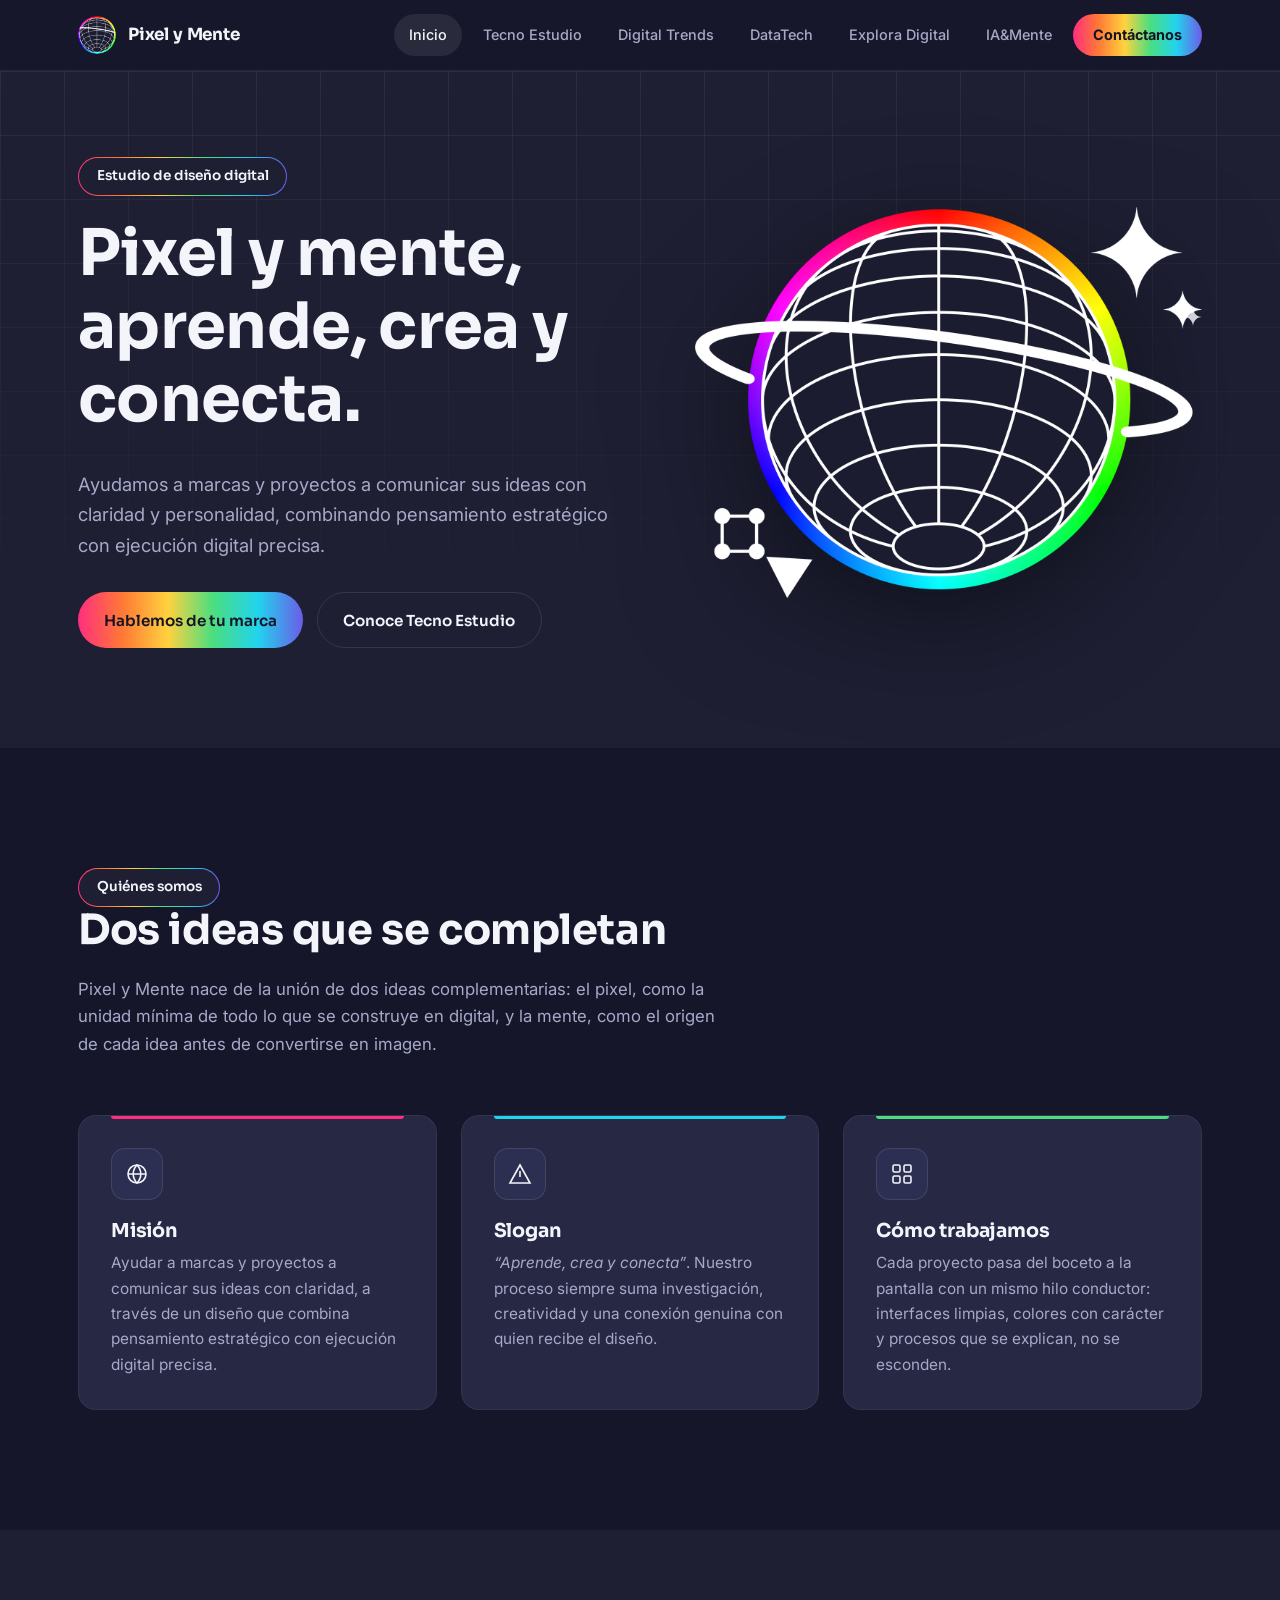
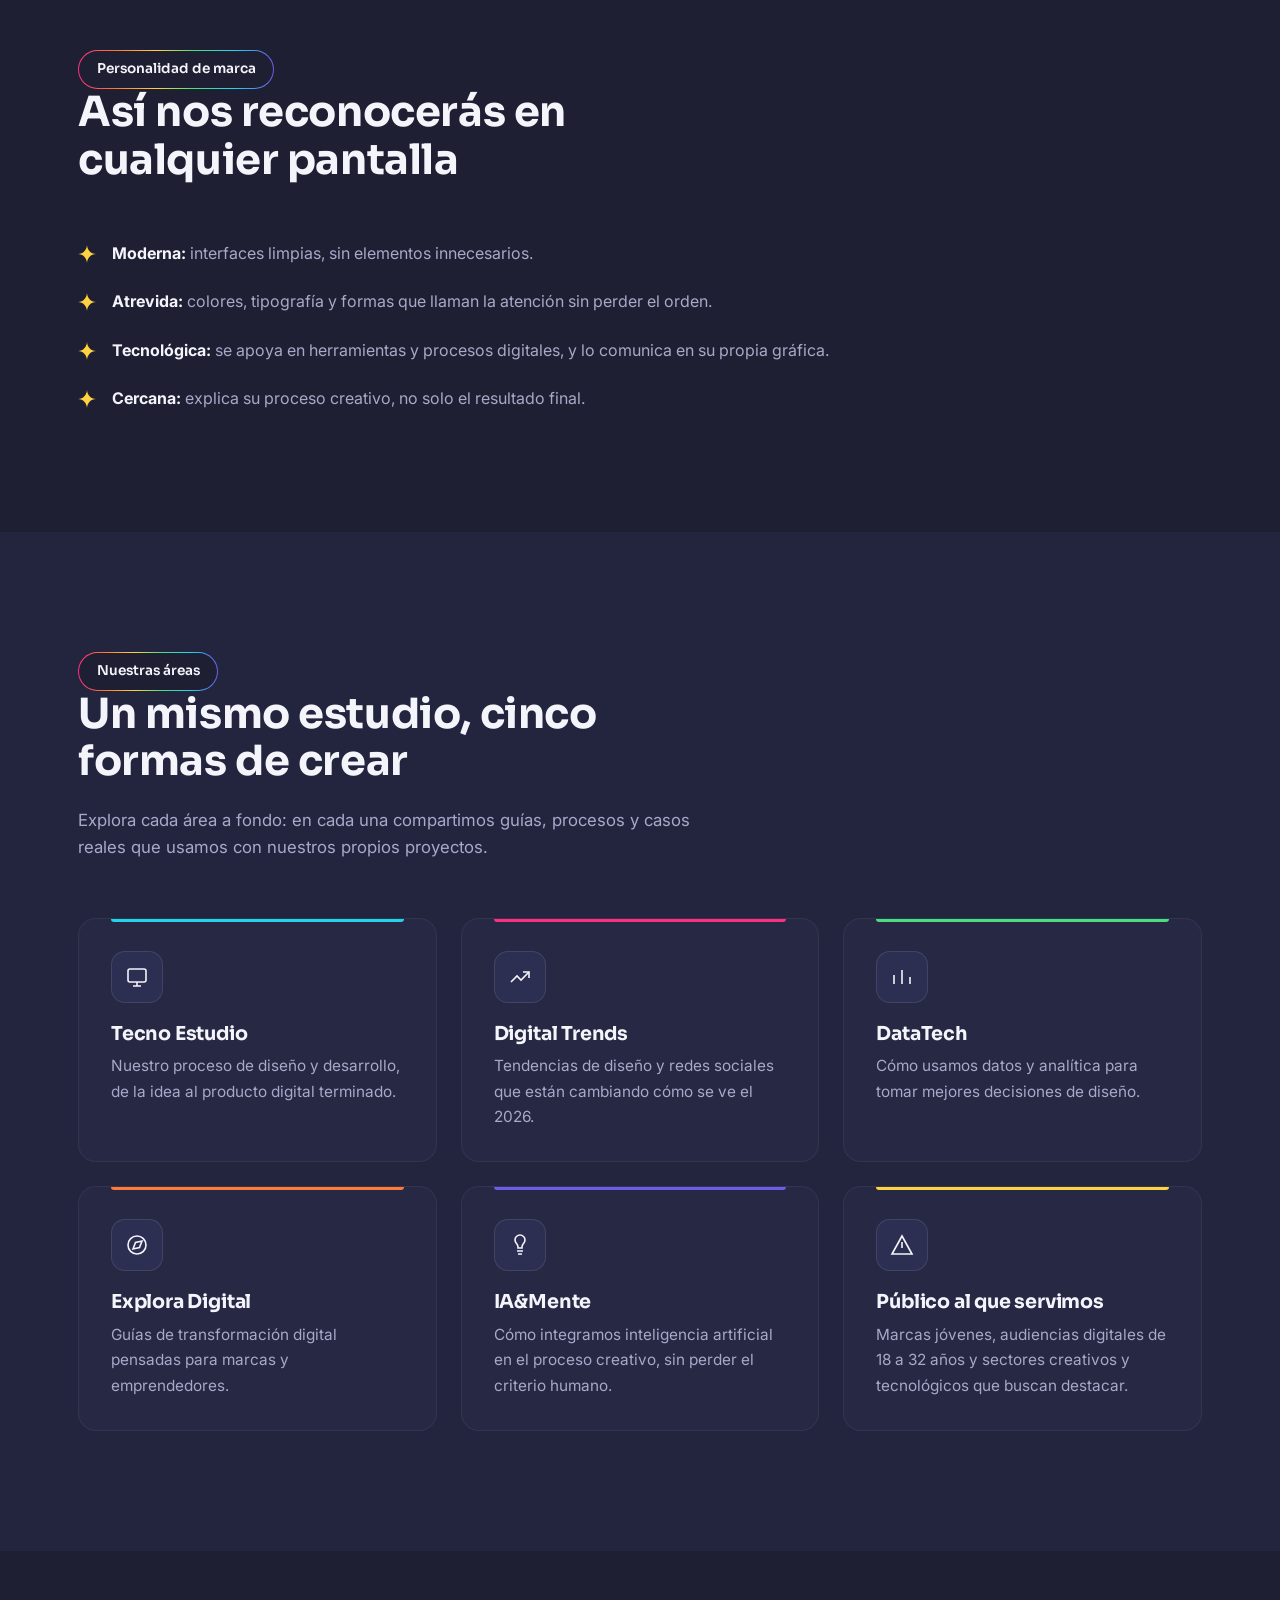
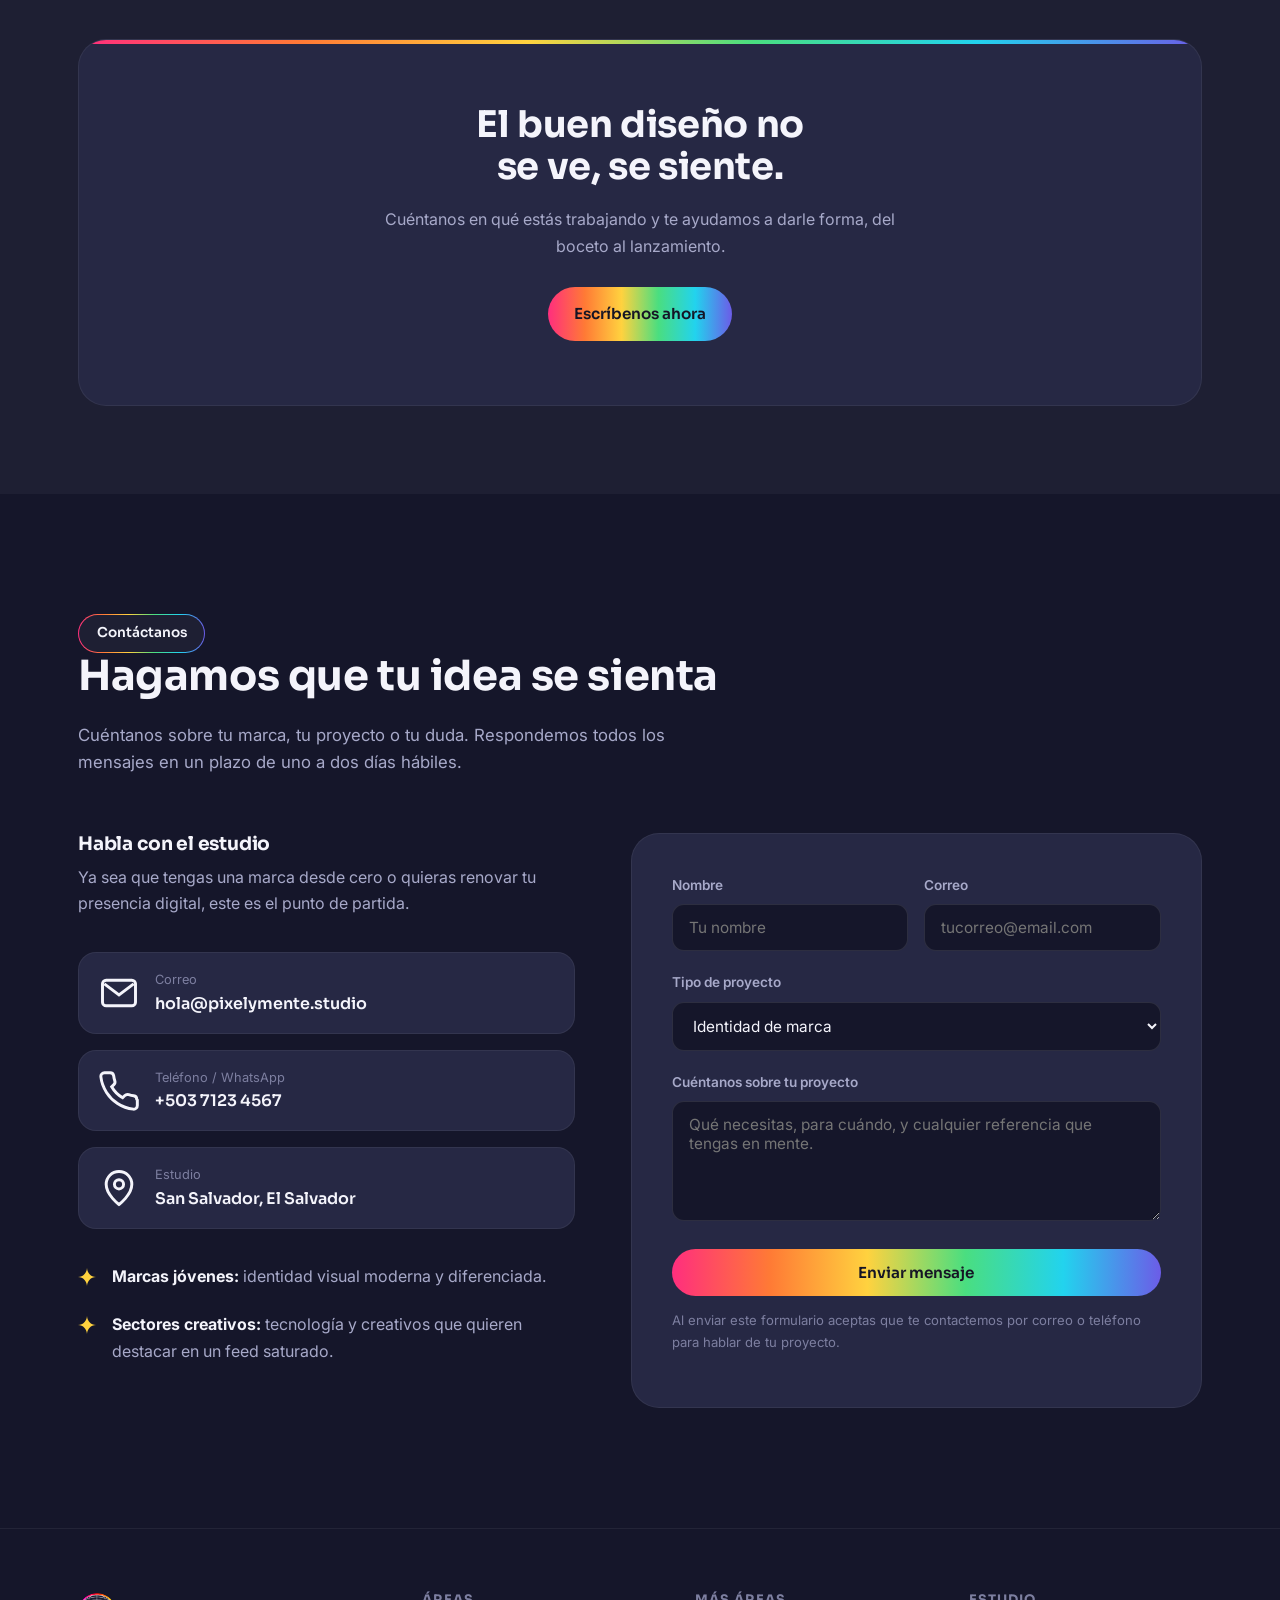
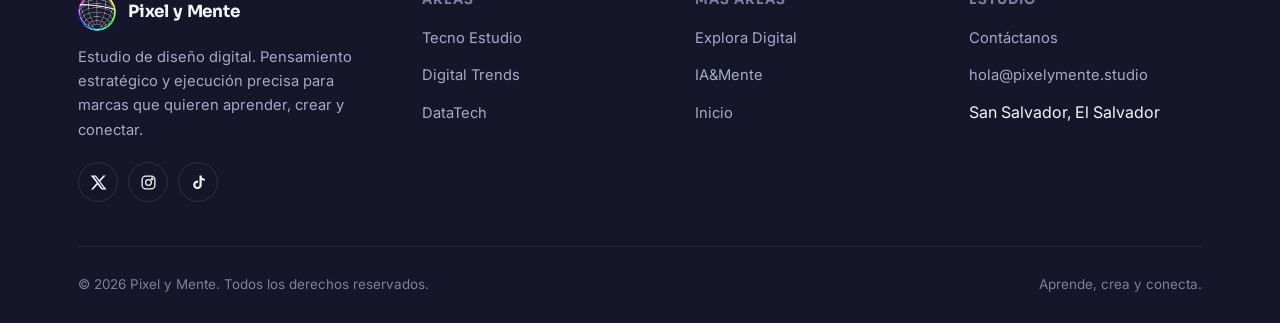
<file: index.html>
<!DOCTYPE html>
<html lang="es">
<head>
<meta charset="UTF-8">
<meta name="viewport" content="width=device-width, initial-scale=1, viewport-fit=cover">
<title>Pixel y Mente — Estudio de diseño digital</title>
<meta name="description" content="Pixel y Mente es un estudio de diseño digital que combina pensamiento estratégico y ejecución precisa para ayudar a marcas a comunicar con claridad. Aprende, crea y conecta.">
<link rel="icon" href="assets/favicon.ico" sizes="any">
<link rel="icon" href="assets/favicon-32.png" type="image/png" sizes="32x32">
<link rel="icon" href="assets/favicon-192.png" type="image/png" sizes="192x192">
<link rel="apple-touch-icon" href="assets/apple-touch-icon.png">
<meta name="theme-color" content="#15162a">
<link rel="preconnect" href="https://fonts.googleapis.com">
<link rel="preconnect" href="https://fonts.gstatic.com" crossorigin>
<link href="https://fonts.googleapis.com/css2?family=Sora:wght@400;500;600;700;800&family=Inter:wght@400;500;600;700&display=swap" rel="stylesheet">
<link rel="stylesheet" href="css/styles.css">
</head>
<body>

<header class="site-header">
  <nav class="nav">
    <a href="index.html#inicio" class="brand">
      <img src="assets/logo-mark.png" alt="Pixel y Mente" width="38" height="38">
      <span>Pixel y Mente</span>
    </a>
    <button class="nav-toggle" aria-label="Abrir menú" aria-expanded="false">
      <svg viewBox="0 0 24 24" fill="none" stroke="currentColor" stroke-width="2" stroke-linecap="round"><line x1="3" y1="6" x2="21" y2="6"/><line x1="3" y1="12" x2="21" y2="12"/><line x1="3" y1="18" x2="21" y2="18"/></svg>
    </button>
    <div class="nav-links">
      <a href="index.html#inicio" data-page="index.html" class="active">Inicio</a>
      <a href="tecno-estudio.html" data-page="tecno-estudio.html">Tecno Estudio</a>
      <a href="digital-trends.html" data-page="digital-trends.html">Digital Trends</a>
      <a href="datatech.html" data-page="datatech.html">DataTech</a>
      <a href="explora-digital.html" data-page="explora-digital.html">Explora Digital</a>
      <a href="ia-mente.html" data-page="ia-mente.html">IA&amp;Mente</a>
      <a href="index.html#contacto" class="nav-cta">Contáctanos</a>
    </div>
  </nav>
</header>

<main>

  <!-- ================= INICIO / HERO ================= -->
  <section id="inicio" class="hero">
    <div class="grid-veil" aria-hidden="true"></div>
    <div class="wrap hero-grid">
      <div class="reveal is-visible">
        <span class="pill hero-eyebrow">Estudio de diseño digital</span>
        <h1>Pixel y mente, aprende, crea y conecta.</h1>
        <p class="lead">Ayudamos a marcas y proyectos a comunicar sus ideas con claridad y personalidad, combinando pensamiento estratégico con ejecución digital precisa.</p>
        <div class="hero-actions">
          <a href="index.html#contacto" class="btn btn-primary">Hablemos de tu marca</a>
          <a href="tecno-estudio.html" class="btn btn-ghost">Conoce Tecno Estudio</a>
        </div>
      </div>
      <div class="hero-visual reveal is-visible">
        <svg class="spark" style="top:6%; right:8%; width:34px; height:34px;" viewBox="0 0 40 40" fill="currentColor"><path d="M20 0 C21 12 28 19 40 20 C28 21 21 28 20 40 C19 28 12 21 0 20 C12 19 19 12 20 0 Z"/></svg>
        <svg class="spark" style="top:26%; right:0%; width:18px; height:18px;" viewBox="0 0 40 40" fill="currentColor"><path d="M20 0 C21 12 28 19 40 20 C28 21 21 28 20 40 C19 28 12 21 0 20 C12 19 19 12 20 0 Z"/></svg>
        <img src="assets/logo.png" alt="Logo de Pixel y Mente: un planeta digital rodeado de un anillo de color">
      </div>
    </div>
  </section>

  <!-- ================= CONCEPTO DE MARCA ================= -->
  <section class="section section--deep">
    <div class="wrap">
      <div class="section-head reveal">
        <span class="pill">Quiénes somos</span>
        <h2>Dos ideas que se completan</h2>
        <p>Pixel y Mente nace de la unión de dos ideas complementarias: el pixel, como la unidad mínima de todo lo que se construye en digital, y la mente, como el origen de cada idea antes de convertirse en imagen.</p>
      </div>

      <div class="card-grid grid-3">
        <div class="card card--m reveal">
          <div class="icon-tile"><svg viewBox="0 0 24 24" fill="none" stroke="currentColor" stroke-width="1.6"><circle cx="12" cy="12" r="9"/><path d="M3 12h18M12 3c2.5 2.6 3.8 5.7 3.8 9s-1.3 6.4-3.8 9c-2.5-2.6-3.8-5.7-3.8-9S9.5 5.6 12 3Z"/></svg></div>
          <h3>Misión</h3>
          <p>Ayudar a marcas y proyectos a comunicar sus ideas con claridad, a través de un diseño que combina pensamiento estratégico con ejecución digital precisa.</p>
        </div>
        <div class="card card--c reveal">
          <div class="icon-tile"><svg viewBox="0 0 24 24" fill="none" stroke="currentColor" stroke-width="1.6"><path d="M12 3 2 21h20L12 3Z"/><path d="M12 9v6M12 17.5h.01"/></svg></div>
          <h3>Slogan</h3>
          <p><em>“Aprende, crea y conecta”</em>. Nuestro proceso siempre suma investigación, creatividad y una conexión genuina con quien recibe el diseño.</p>
        </div>
        <div class="card card--v reveal">
          <div class="icon-tile"><svg viewBox="0 0 24 24" fill="none" stroke="currentColor" stroke-width="1.6"><rect x="3" y="3" width="7" height="7" rx="1.5"/><rect x="14" y="3" width="7" height="7" rx="1.5"/><rect x="3" y="14" width="7" height="7" rx="1.5"/><rect x="14" y="14" width="7" height="7" rx="1.5"/></svg></div>
          <h3>Cómo trabajamos</h3>
          <p>Cada proyecto pasa del boceto a la pantalla con un mismo hilo conductor: interfaces limpias, colores con carácter y procesos que se explican, no se esconden.</p>
        </div>
      </div>
    </div>
  </section>

  <!-- ================= PERSONALIDAD DE MARCA ================= -->
  <section class="section">
    <div class="wrap">
      <div class="section-head reveal">
        <span class="pill">Personalidad de marca</span>
        <h2>Así nos reconocerás en cualquier pantalla</h2>
      </div>
      <ul class="diamond-list reveal">
        <li>
          <span class="sparkle-icon sparkle"><svg viewBox="0 0 40 40" fill="currentColor" width="18" height="18"><path d="M20 0 C21 12 28 19 40 20 C28 21 21 28 20 40 C19 28 12 21 0 20 C12 19 19 12 20 0 Z"/></svg></span>
          <span><strong>Moderna:</strong> interfaces limpias, sin elementos innecesarios.</span>
        </li>
        <li>
          <span class="sparkle-icon sparkle"><svg viewBox="0 0 40 40" fill="currentColor" width="18" height="18"><path d="M20 0 C21 12 28 19 40 20 C28 21 21 28 20 40 C19 28 12 21 0 20 C12 19 19 12 20 0 Z"/></svg></span>
          <span><strong>Atrevida:</strong> colores, tipografía y formas que llaman la atención sin perder el orden.</span>
        </li>
        <li>
          <span class="sparkle-icon sparkle"><svg viewBox="0 0 40 40" fill="currentColor" width="18" height="18"><path d="M20 0 C21 12 28 19 40 20 C28 21 21 28 20 40 C19 28 12 21 0 20 C12 19 19 12 20 0 Z"/></svg></span>
          <span><strong>Tecnológica:</strong> se apoya en herramientas y procesos digitales, y lo comunica en su propia gráfica.</span>
        </li>
        <li>
          <span class="sparkle-icon sparkle"><svg viewBox="0 0 40 40" fill="currentColor" width="18" height="18"><path d="M20 0 C21 12 28 19 40 20 C28 21 21 28 20 40 C19 28 12 21 0 20 C12 19 19 12 20 0 Z"/></svg></span>
          <span><strong>Cercana:</strong> explica su proceso creativo, no solo el resultado final.</span>
        </li>
      </ul>
    </div>
  </section>

  <!-- ================= NUESTRAS ÁREAS ================= -->
  <section class="section section--soft">
    <div class="wrap">
      <div class="section-head reveal">
        <span class="pill">Nuestras áreas</span>
        <h2>Un mismo estudio, cinco formas de crear</h2>
        <p>Explora cada área a fondo: en cada una compartimos guías, procesos y casos reales que usamos con nuestros propios proyectos.</p>
      </div>

      <div class="card-grid grid-3">
        <a href="tecno-estudio.html" class="card card--c reveal">
          <div class="icon-tile"><svg viewBox="0 0 24 24" fill="none" stroke="currentColor" stroke-width="1.6"><rect x="3" y="4" width="18" height="13" rx="2"/><path d="M8 21h8M12 17v4"/></svg></div>
          <h3>Tecno Estudio</h3>
          <p>Nuestro proceso de diseño y desarrollo, de la idea al producto digital terminado.</p>
        </a>
        <a href="digital-trends.html" class="card card--m reveal">
          <div class="icon-tile"><svg viewBox="0 0 24 24" fill="none" stroke="currentColor" stroke-width="1.6"><path d="M3 17 9 11 13 15 21 7"/><path d="M15 7h6v6"/></svg></div>
          <h3>Digital Trends</h3>
          <p>Tendencias de diseño y redes sociales que están cambiando cómo se ve el 2026.</p>
        </a>
        <a href="datatech.html" class="card card--v reveal">
          <div class="icon-tile"><svg viewBox="0 0 24 24" fill="none" stroke="currentColor" stroke-width="1.6"><path d="M4 19V10M12 19V5M20 19v-7"/></svg></div>
          <h3>DataTech</h3>
          <p>Cómo usamos datos y analítica para tomar mejores decisiones de diseño.</p>
        </a>
        <a href="explora-digital.html" class="card card--n reveal">
          <div class="icon-tile"><svg viewBox="0 0 24 24" fill="none" stroke="currentColor" stroke-width="1.6"><circle cx="12" cy="12" r="9"/><path d="m8 16 2.5-6.5L17 8l-2.5 6.5Z"/></svg></div>
          <h3>Explora Digital</h3>
          <p>Guías de transformación digital pensadas para marcas y emprendedores.</p>
        </a>
        <a href="ia-mente.html" class="card card--p reveal">
          <div class="icon-tile"><svg viewBox="0 0 24 24" fill="none" stroke="currentColor" stroke-width="1.6"><path d="M12 2a5 5 0 0 0-5 5c0 1.6.7 2.6 1.5 3.5C9.2 11.3 10 12.3 10 14v1h4v-1c0-1.7.8-2.7 1.5-3.5.8-.9 1.5-1.9 1.5-3.5a5 5 0 0 0-5-5Z"/><path d="M9 18h6M10 21h4"/></svg></div>
          <h3>IA&amp;Mente</h3>
          <p>Cómo integramos inteligencia artificial en el proceso creativo, sin perder el criterio humano.</p>
        </a>
        <div class="card card--a reveal">
          <div class="icon-tile"><svg viewBox="0 0 24 24" fill="none" stroke="currentColor" stroke-width="1.6"><path d="M12 3 2 21h20L12 3Z"/><path d="M12 9v6M12 17.5h.01"/></svg></div>
          <h3>Público al que servimos</h3>
          <p>Marcas jóvenes, audiencias digitales de 18 a 32 años y sectores creativos y tecnológicos que buscan destacar.</p>
        </div>
      </div>
    </div>
  </section>

  <!-- ================= CTA ================= -->
  <section class="section--tight">
    <div class="wrap">
      <div class="cta-band reveal">
        <h2>El buen diseño no se ve, se siente.</h2>
        <p>Cuéntanos en qué estás trabajando y te ayudamos a darle forma, del boceto al lanzamiento.</p>
        <div class="btn-row">
          <a href="index.html#contacto" class="btn btn-primary">Escríbenos ahora</a>
        </div>
      </div>
    </div>
  </section>

  <!-- ================= CONTÁCTANOS ================= -->
  <section id="contacto" class="section section--deep">
    <div class="wrap">
      <div class="section-head reveal">
        <span class="pill">Contáctanos</span>
        <h2>Hagamos que tu idea se sienta</h2>
        <p>Cuéntanos sobre tu marca, tu proyecto o tu duda. Respondemos todos los mensajes en un plazo de uno a dos días hábiles.</p>
      </div>

      <div class="contact-grid">
        <div class="contact-info reveal">
          <h3>Habla con el estudio</h3>
          <p style="color:var(--text-muted)">Ya sea que tengas una marca desde cero o quieras renovar tu presencia digital, este es el punto de partida.</p>

          <div class="contact-channels">
            <div class="contact-channel">
              <div class="icon-tile"><svg viewBox="0 0 24 24" fill="none" stroke="currentColor" stroke-width="1.6"><rect x="3" y="5" width="18" height="14" rx="2"/><path d="m4 7 8 6 8-6"/></svg></div>
              <div>
                <div class="label">Correo</div>
                <div class="value">hola@pixelymente.studio</div>
              </div>
            </div>
            <div class="contact-channel">
              <div class="icon-tile"><svg viewBox="0 0 24 24" fill="none" stroke="currentColor" stroke-width="1.6"><path d="M22 16.9v3a2 2 0 0 1-2.2 2 19.8 19.8 0 0 1-8.6-3.1 19.5 19.5 0 0 1-6-6A19.8 19.8 0 0 1 2.1 4.2 2 2 0 0 1 4.1 2h3a2 2 0 0 1 2 1.7c.1.9.3 1.8.6 2.7a2 2 0 0 1-.5 2.1L8 9.7a16 16 0 0 0 6 6l1.2-1.2a2 2 0 0 1 2.1-.5c.9.3 1.8.5 2.7.6a2 2 0 0 1 1.7 2Z"/></svg></div>
              <div>
                <div class="label">Teléfono / WhatsApp</div>
                <div class="value">+503 7123 4567</div>
              </div>
            </div>
            <div class="contact-channel">
              <div class="icon-tile"><svg viewBox="0 0 24 24" fill="none" stroke="currentColor" stroke-width="1.6"><path d="M12 21s-7-5.2-7-11a7 7 0 0 1 14 0c0 5.8-7 11-7 11Z"/><circle cx="12" cy="10" r="2.5"/></svg></div>
              <div>
                <div class="label">Estudio</div>
                <div class="value">San Salvador, El Salvador</div>
              </div>
            </div>
          </div>

          <ul class="diamond-list" style="margin-top:34px;">
            <li>
              <span class="sparkle-icon sparkle"><svg viewBox="0 0 40 40" fill="currentColor" width="18" height="18"><path d="M20 0 C21 12 28 19 40 20 C28 21 21 28 20 40 C19 28 12 21 0 20 C12 19 19 12 20 0 Z"/></svg></span>
              <span><strong>Marcas jóvenes:</strong> identidad visual moderna y diferenciada.</span>
            </li>
            <li>
              <span class="sparkle-icon sparkle"><svg viewBox="0 0 40 40" fill="currentColor" width="18" height="18"><path d="M20 0 C21 12 28 19 40 20 C28 21 21 28 20 40 C19 28 12 21 0 20 C12 19 19 12 20 0 Z"/></svg></span>
              <span><strong>Sectores creativos:</strong> tecnología y creativos que quieren destacar en un feed saturado.</span>
            </li>
          </ul>
        </div>

        <div class="reveal">
          <form class="form-card" id="contact-form" novalidate>
            <div class="field-row">
              <div class="field">
                <label for="nombre">Nombre</label>
                <input id="nombre" name="nombre" type="text" placeholder="Tu nombre" required>
              </div>
              <div class="field">
                <label for="correo">Correo</label>
                <input id="correo" name="correo" type="email" placeholder="tucorreo@email.com" required>
              </div>
            </div>
            <div class="field">
              <label for="proyecto">Tipo de proyecto</label>
              <select id="proyecto" name="proyecto">
                <option>Identidad de marca</option>
                <option>Diseño para redes sociales</option>
                <option>Sitio web o producto digital</option>
                <option>Consultoría de datos / IA</option>
                <option>Otro</option>
              </select>
            </div>
            <div class="field">
              <label for="mensaje">Cuéntanos sobre tu proyecto</label>
              <textarea id="mensaje" name="mensaje" placeholder="Qué necesitas, para cuándo, y cualquier referencia que tengas en mente." required></textarea>
            </div>
            <button type="submit" class="btn btn-primary" style="width:100%; justify-content:center;">Enviar mensaje</button>
            <p class="form-note">Al enviar este formulario aceptas que te contactemos por correo o teléfono para hablar de tu proyecto.</p>
            <div class="form-success" id="form-success">
              <svg width="20" height="20" viewBox="0 0 24 24" fill="none" stroke="currentColor" stroke-width="2"><path d="m5 13 4 4L19 7"/></svg>
              <span>¡Mensaje enviado! Te responderemos muy pronto.</span>
            </div>
          </form>
        </div>
      </div>
    </div>
  </section>

</main>

<footer class="site-footer">
  <div class="wrap">
    <div class="footer-grid">
      <div class="footer-brand">
        <a href="index.html#inicio" class="brand">
          <img src="assets/logo-mark.png" alt="Pixel y Mente" width="38" height="38">
          <span>Pixel y Mente</span>
        </a>
        <p>Estudio de diseño digital. Pensamiento estratégico y ejecución precisa para marcas que quieren aprender, crear y conectar.</p>
        <div class="social-row" style="margin-top:20px;">
          <a href="https://x.com/pixelymente" aria-label="Pixel y Mente en X" target="_blank" rel="noopener">
            <svg viewBox="0 0 24 24" fill="currentColor"><path d="M18.9 2H22l-7.6 8.7L23.3 22h-7l-5.5-7.2L4.5 22H1.4l8.1-9.3L1 2h7.2l5 6.6L18.9 2Zm-1.2 18h1.7L7.4 3.9H5.6L17.7 20Z"/></svg>
          </a>
          <a href="https://www.instagram.com/pixel_ymente/" aria-label="Pixel y Mente en Instagram" target="_blank" rel="noopener">
            <svg viewBox="0 0 24 24" fill="none" stroke="currentColor" stroke-width="1.8"><rect x="3" y="3" width="18" height="18" rx="5"/><circle cx="12" cy="12" r="4"/><circle cx="17.2" cy="6.8" r="1"/></svg>
          </a>
          <a href="https://www.tiktok.com/@pixelymente" aria-label="Pixel y Mente en TikTok" target="_blank" rel="noopener">
            <svg viewBox="0 0 24 24" fill="currentColor"><path d="M16.5 2h-3.1v13.4a2.9 2.9 0 1 1-2.1-2.8V9.4a6 6 0 1 0 5.2 6V8.2a7.6 7.6 0 0 0 4.5 1.5V6.6a4.4 4.4 0 0 1-4.5-4.6Z"/></svg>
          </a>
        </div>
      </div>
      <div class="footer-col">
        <h4>Áreas</h4>
        <ul>
          <li><a href="tecno-estudio.html">Tecno Estudio</a></li>
          <li><a href="digital-trends.html">Digital Trends</a></li>
          <li><a href="datatech.html">DataTech</a></li>
        </ul>
      </div>
      <div class="footer-col">
        <h4>Más áreas</h4>
        <ul>
          <li><a href="explora-digital.html">Explora Digital</a></li>
          <li><a href="ia-mente.html">IA&amp;Mente</a></li>
          <li><a href="index.html#inicio">Inicio</a></li>
        </ul>
      </div>
      <div class="footer-col">
        <h4>Estudio</h4>
        <ul>
          <li><a href="index.html#contacto">Contáctanos</a></li>
          <li><a href="mailto:hola@pixelymente.studio">hola@pixelymente.studio</a></li>
          <li>San Salvador, El Salvador</li>
        </ul>
      </div>
    </div>
    <div class="footer-bottom">
      <span>© <span data-year>2026</span> Pixel y Mente. Todos los derechos reservados.</span>
      <span>Aprende, crea y conecta.</span>
    </div>
  </div>
</footer>

<script src="js/main.js"></script>
</body>
</html>
</file>
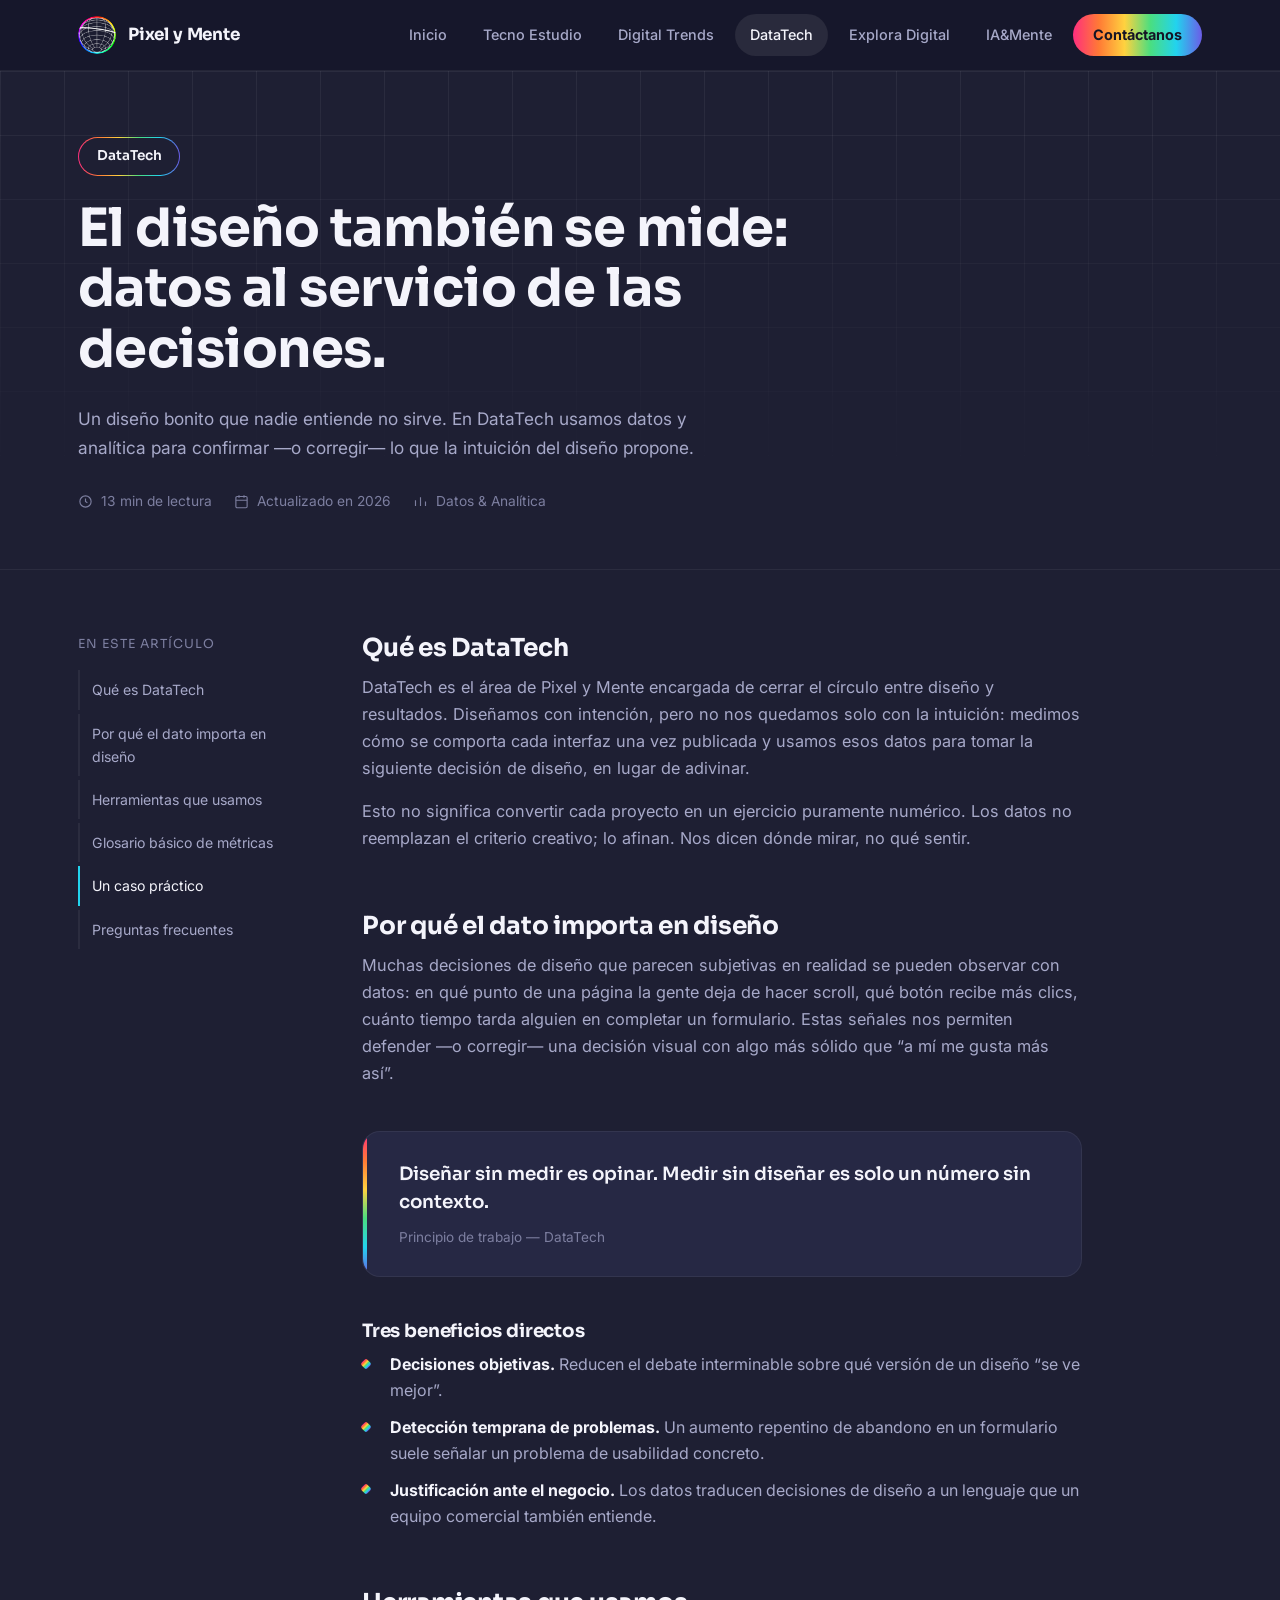
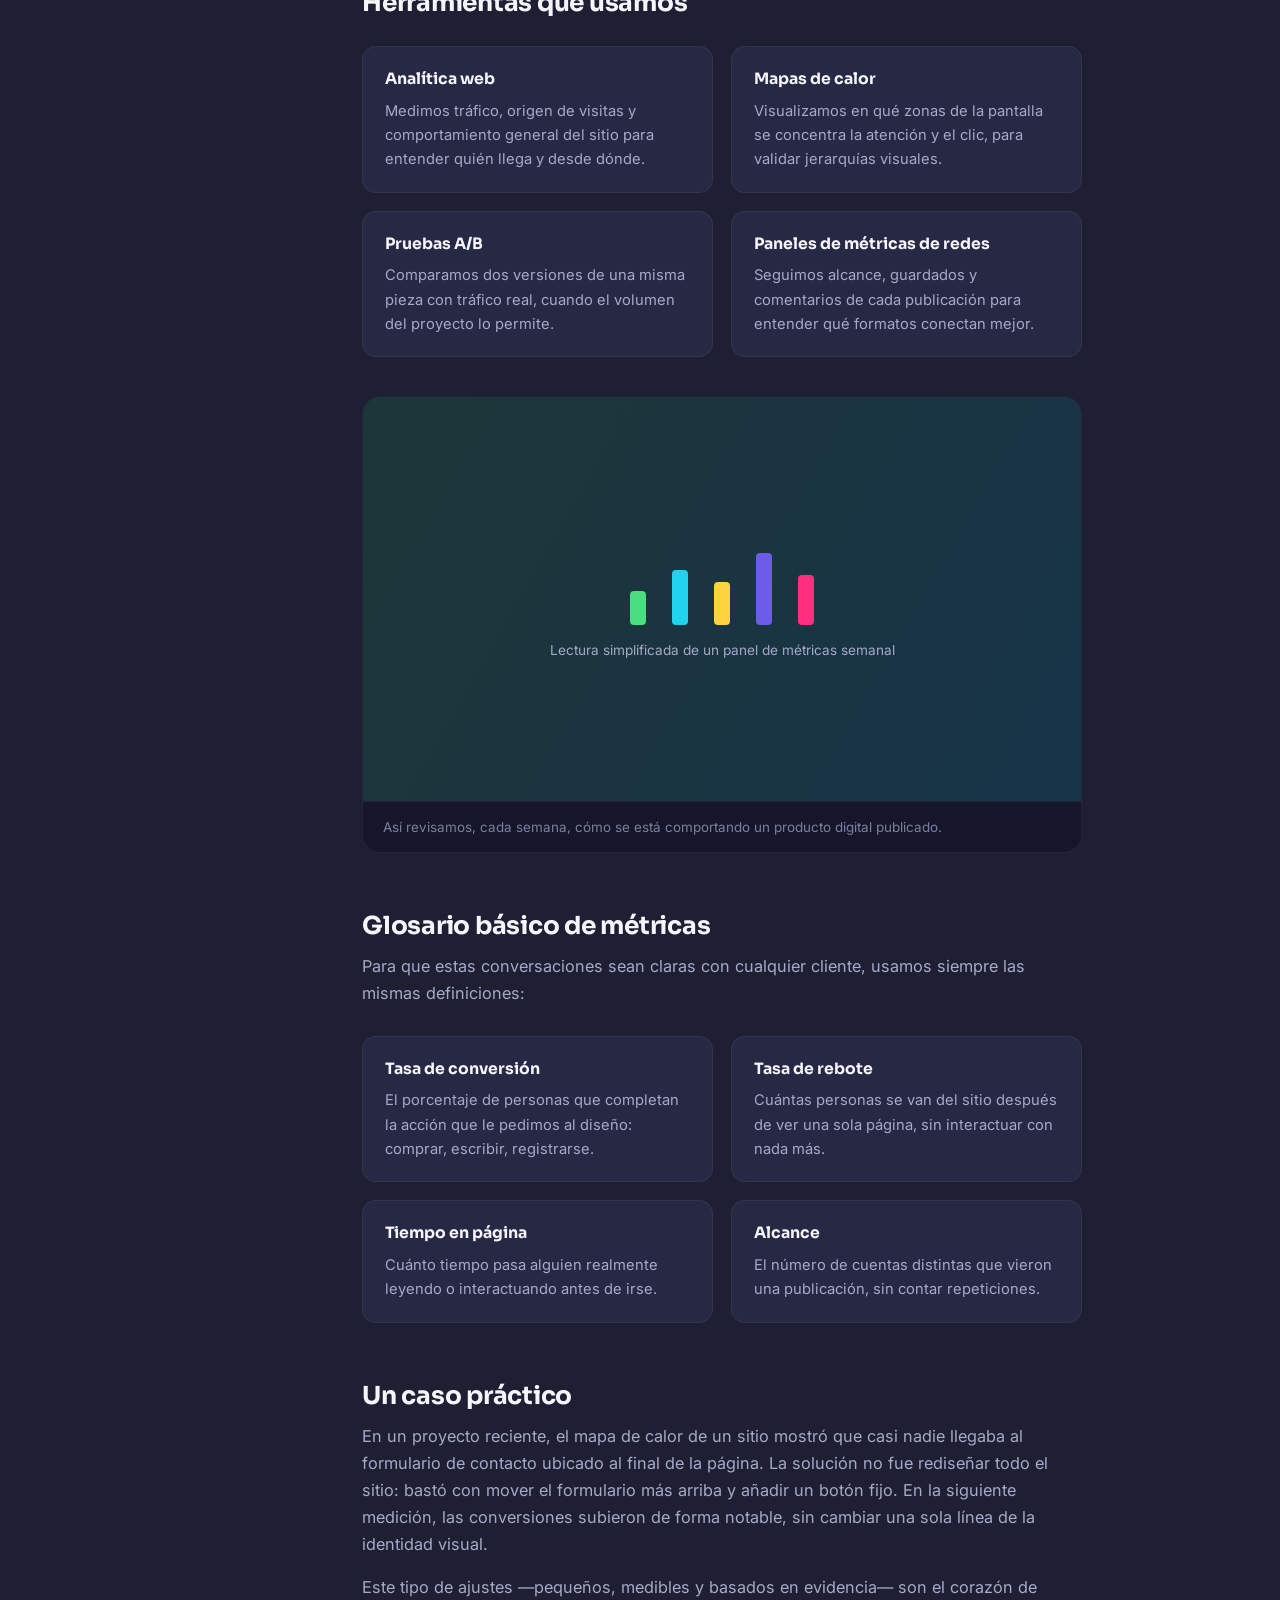
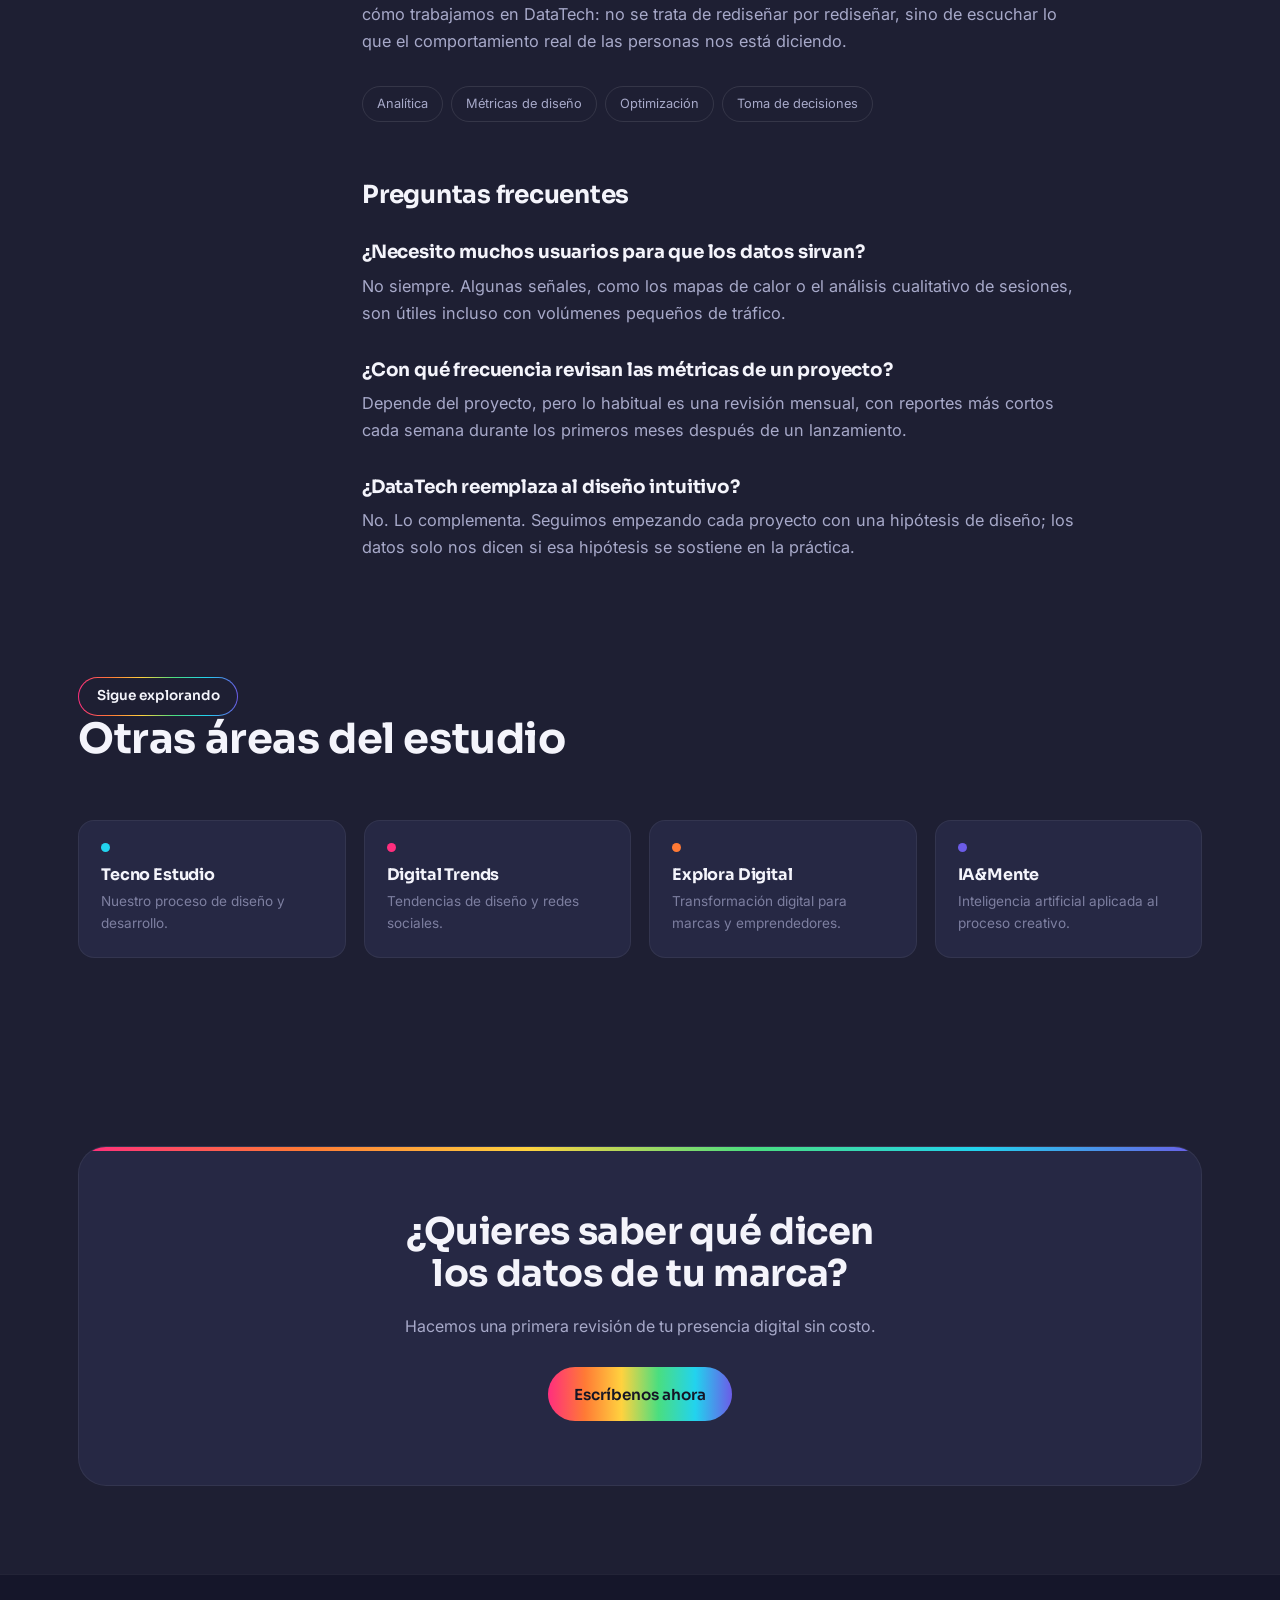
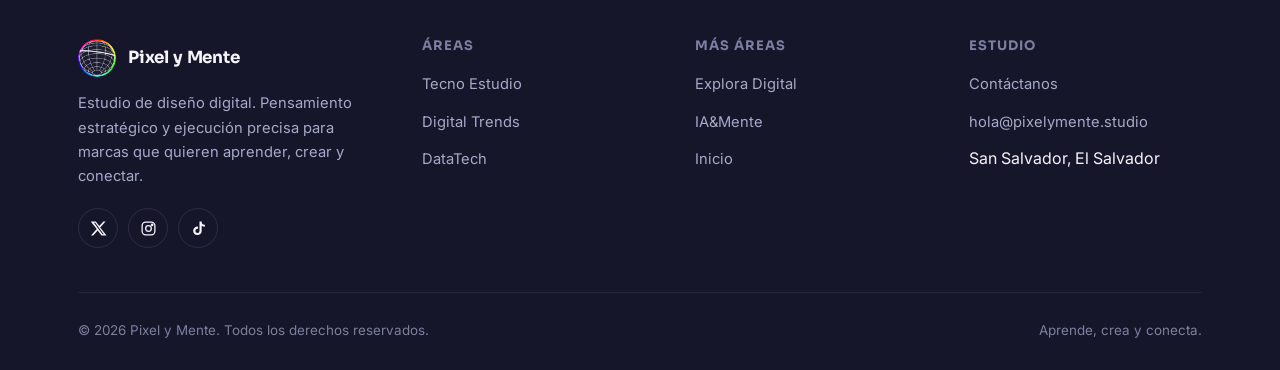
<file: datatech.html>
<!DOCTYPE html>
<html lang="es">
<head>
<meta charset="UTF-8">
<meta name="viewport" content="width=device-width, initial-scale=1, viewport-fit=cover">
<title>DataTech — Pixel y Mente</title>
<meta name="description" content="Cómo usamos datos y analítica en Pixel y Mente para tomar mejores decisiones de diseño: herramientas, glosario y un caso práctico.">
<link rel="icon" href="assets/favicon.ico" sizes="any">
<link rel="icon" href="assets/favicon-32.png" type="image/png" sizes="32x32">
<link rel="icon" href="assets/favicon-192.png" type="image/png" sizes="192x192">
<link rel="apple-touch-icon" href="assets/apple-touch-icon.png">
<meta name="theme-color" content="#15162a">
<link rel="preconnect" href="https://fonts.googleapis.com">
<link rel="preconnect" href="https://fonts.gstatic.com" crossorigin>
<link href="https://fonts.googleapis.com/css2?family=Sora:wght@400;500;600;700;800&family=Inter:wght@400;500;600;700&display=swap" rel="stylesheet">
<link rel="stylesheet" href="css/styles.css">
</head>
<body>

<header class="site-header">
  <nav class="nav">
    <a href="index.html#inicio" class="brand">
      <img src="assets/logo-mark.png" alt="Pixel y Mente" width="38" height="38">
      <span>Pixel y Mente</span>
    </a>
    <button class="nav-toggle" aria-label="Abrir menú" aria-expanded="false">
      <svg viewBox="0 0 24 24" fill="none" stroke="currentColor" stroke-width="2" stroke-linecap="round"><line x1="3" y1="6" x2="21" y2="6"/><line x1="3" y1="12" x2="21" y2="12"/><line x1="3" y1="18" x2="21" y2="18"/></svg>
    </button>
    <div class="nav-links">
      <a href="index.html#inicio" data-page="index.html">Inicio</a>
      <a href="tecno-estudio.html" data-page="tecno-estudio.html">Tecno Estudio</a>
      <a href="digital-trends.html" data-page="digital-trends.html">Digital Trends</a>
      <a href="datatech.html" data-page="datatech.html" class="active">DataTech</a>
      <a href="explora-digital.html" data-page="explora-digital.html">Explora Digital</a>
      <a href="ia-mente.html" data-page="ia-mente.html">IA&amp;Mente</a>
      <a href="index.html#contacto" class="nav-cta">Contáctanos</a>
    </div>
  </nav>
</header>

<main>
  <section class="article-hero">
    <div class="grid-veil" aria-hidden="true"></div>
    <div class="wrap">
      <span class="pill">DataTech</span>
      <h1>El diseño también se mide: datos al servicio de las decisiones.</h1>
      <p class="lead">Un diseño bonito que nadie entiende no sirve. En DataTech usamos datos y analítica para confirmar —o corregir— lo que la intuición del diseño propone.</p>
      <div class="article-meta">
        <span><svg width="15" height="15" viewBox="0 0 24 24" fill="none" stroke="currentColor" stroke-width="1.8"><circle cx="12" cy="12" r="9"/><path d="M12 7v5l3 2"/></svg> 13 min de lectura</span>
        <span><svg width="15" height="15" viewBox="0 0 24 24" fill="none" stroke="currentColor" stroke-width="1.8"><rect x="3" y="4" width="18" height="18" rx="2"/><path d="M8 2v4M16 2v4M3 10h18"/></svg> Actualizado en 2026</span>
        <span><svg width="15" height="15" viewBox="0 0 24 24" fill="none" stroke="currentColor" stroke-width="1.8"><path d="M4 19V10M12 19V5M20 19v-7"/></svg> Datos &amp; Analítica</span>
      </div>
    </div>
  </section>

  <section class="wrap article-body">
    <aside class="toc">
      <div class="toc-label">En este artículo</div>
      <a href="#que-es">Qué es DataTech</a>
      <a href="#por-que">Por qué el dato importa en diseño</a>
      <a href="#herramientas">Herramientas que usamos</a>
      <a href="#glosario">Glosario básico de métricas</a>
      <a href="#caso">Un caso práctico</a>
      <a href="#faq">Preguntas frecuentes</a>
    </aside>

    <article class="prose">
      <h2 id="que-es">Qué es DataTech</h2>
      <p>DataTech es el área de Pixel y Mente encargada de cerrar el círculo entre diseño y resultados. Diseñamos con intención, pero no nos quedamos solo con la intuición: medimos cómo se comporta cada interfaz una vez publicada y usamos esos datos para tomar la siguiente decisión de diseño, en lugar de adivinar.</p>
      <p>Esto no significa convertir cada proyecto en un ejercicio puramente numérico. Los datos no reemplazan el criterio creativo; lo afinan. Nos dicen dónde mirar, no qué sentir.</p>

      <h2 id="por-que">Por qué el dato importa en diseño</h2>
      <p>Muchas decisiones de diseño que parecen subjetivas en realidad se pueden observar con datos: en qué punto de una página la gente deja de hacer scroll, qué botón recibe más clics, cuánto tiempo tarda alguien en completar un formulario. Estas señales nos permiten defender —o corregir— una decisión visual con algo más sólido que “a mí me gusta más así”.</p>

      <div class="pull-quote">
        Diseñar sin medir es opinar. Medir sin diseñar es solo un número sin contexto.
        <cite>Principio de trabajo — DataTech</cite>
      </div>

      <h3>Tres beneficios directos</h3>
      <ul>
        <li><strong>Decisiones objetivas.</strong> Reducen el debate interminable sobre qué versión de un diseño “se ve mejor”.</li>
        <li><strong>Detección temprana de problemas.</strong> Un aumento repentino de abandono en un formulario suele señalar un problema de usabilidad concreto.</li>
        <li><strong>Justificación ante el negocio.</strong> Los datos traducen decisiones de diseño a un lenguaje que un equipo comercial también entiende.</li>
      </ul>

      <h2 id="herramientas">Herramientas que usamos</h2>
      <dl class="definition-grid">
        <div class="definition">
          <dt>Analítica web</dt>
          <dd>Medimos tráfico, origen de visitas y comportamiento general del sitio para entender quién llega y desde dónde.</dd>
        </div>
        <div class="definition">
          <dt>Mapas de calor</dt>
          <dd>Visualizamos en qué zonas de la pantalla se concentra la atención y el clic, para validar jerarquías visuales.</dd>
        </div>
        <div class="definition">
          <dt>Pruebas A/B</dt>
          <dd>Comparamos dos versiones de una misma pieza con tráfico real, cuando el volumen del proyecto lo permite.</dd>
        </div>
        <div class="definition">
          <dt>Paneles de métricas de redes</dt>
          <dd>Seguimos alcance, guardados y comentarios de cada publicación para entender qué formatos conectan mejor.</dd>
        </div>
      </dl>

      <div class="figure-block">
        <div class="frame" style="background:linear-gradient(120deg, rgba(74,222,128,.16), rgba(34,211,238,.16)); flex-direction:column; gap:14px;">
          <div style="display:flex; gap:26px; align-items:flex-end; height:90px;">
            <span style="width:16px; height:38%; background:var(--verde); border-radius:4px;"></span>
            <span style="width:16px; height:62%; background:var(--celeste); border-radius:4px;"></span>
            <span style="width:16px; height:48%; background:var(--amarillo); border-radius:4px;"></span>
            <span style="width:16px; height:80%; background:var(--morado); border-radius:4px;"></span>
            <span style="width:16px; height:56%; background:var(--magenta); border-radius:4px;"></span>
          </div>
          <div style="font-size:.85rem; color:var(--text-muted);">Lectura simplificada de un panel de métricas semanal</div>
        </div>
        <figcaption>Así revisamos, cada semana, cómo se está comportando un producto digital publicado.</figcaption>
      </div>

      <h2 id="glosario">Glosario básico de métricas</h2>
      <p>Para que estas conversaciones sean claras con cualquier cliente, usamos siempre las mismas definiciones:</p>
      <dl class="definition-grid">
        <div class="definition">
          <dt>Tasa de conversión</dt>
          <dd>El porcentaje de personas que completan la acción que le pedimos al diseño: comprar, escribir, registrarse.</dd>
        </div>
        <div class="definition">
          <dt>Tasa de rebote</dt>
          <dd>Cuántas personas se van del sitio después de ver una sola página, sin interactuar con nada más.</dd>
        </div>
        <div class="definition">
          <dt>Tiempo en página</dt>
          <dd>Cuánto tiempo pasa alguien realmente leyendo o interactuando antes de irse.</dd>
        </div>
        <div class="definition">
          <dt>Alcance</dt>
          <dd>El número de cuentas distintas que vieron una publicación, sin contar repeticiones.</dd>
        </div>
      </dl>

      <h2 id="caso">Un caso práctico</h2>
      <p>En un proyecto reciente, el mapa de calor de un sitio mostró que casi nadie llegaba al formulario de contacto ubicado al final de la página. La solución no fue rediseñar todo el sitio: bastó con mover el formulario más arriba y añadir un botón fijo. En la siguiente medición, las conversiones subieron de forma notable, sin cambiar una sola línea de la identidad visual.</p>
      <p>Este tipo de ajustes —pequeños, medibles y basados en evidencia— son el corazón de cómo trabajamos en DataTech: no se trata de rediseñar por rediseñar, sino de escuchar lo que el comportamiento real de las personas nos está diciendo.</p>

      <div class="tag-row">
        <span class="tag">Analítica</span>
        <span class="tag">Métricas de diseño</span>
        <span class="tag">Optimización</span>
        <span class="tag">Toma de decisiones</span>
      </div>

      <h2 id="faq">Preguntas frecuentes</h2>
      <h3>¿Necesito muchos usuarios para que los datos sirvan?</h3>
      <p>No siempre. Algunas señales, como los mapas de calor o el análisis cualitativo de sesiones, son útiles incluso con volúmenes pequeños de tráfico.</p>
      <h3>¿Con qué frecuencia revisan las métricas de un proyecto?</h3>
      <p>Depende del proyecto, pero lo habitual es una revisión mensual, con reportes más cortos cada semana durante los primeros meses después de un lanzamiento.</p>
      <h3>¿DataTech reemplaza al diseño intuitivo?</h3>
      <p>No. Lo complementa. Seguimos empezando cada proyecto con una hipótesis de diseño; los datos solo nos dicen si esa hipótesis se sostiene en la práctica.</p>
    </article>
  </section>

  <section class="related">
    <div class="wrap">
      <div class="section-head reveal">
        <span class="pill">Sigue explorando</span>
        <h2>Otras áreas del estudio</h2>
      </div>
      <div class="related-grid">
        <a href="tecno-estudio.html" class="related-card reveal">
          <div class="tag-dot" style="background:var(--celeste);"></div>
          <h4>Tecno Estudio</h4>
          <p>Nuestro proceso de diseño y desarrollo.</p>
        </a>
        <a href="digital-trends.html" class="related-card reveal">
          <div class="tag-dot" style="background:var(--magenta);"></div>
          <h4>Digital Trends</h4>
          <p>Tendencias de diseño y redes sociales.</p>
        </a>
        <a href="explora-digital.html" class="related-card reveal">
          <div class="tag-dot" style="background:var(--naranja);"></div>
          <h4>Explora Digital</h4>
          <p>Transformación digital para marcas y emprendedores.</p>
        </a>
        <a href="ia-mente.html" class="related-card reveal">
          <div class="tag-dot" style="background:var(--morado);"></div>
          <h4>IA&amp;Mente</h4>
          <p>Inteligencia artificial aplicada al proceso creativo.</p>
        </a>
      </div>
    </div>
  </section>

  <section class="section--tight">
    <div class="wrap">
      <div class="cta-band reveal">
        <h2>¿Quieres saber qué dicen los datos de tu marca?</h2>
        <p>Hacemos una primera revisión de tu presencia digital sin costo.</p>
        <div class="btn-row">
          <a href="index.html#contacto" class="btn btn-primary">Escríbenos ahora</a>
        </div>
      </div>
    </div>
  </section>
</main>

<footer class="site-footer">
  <div class="wrap">
    <div class="footer-grid">
      <div class="footer-brand">
        <a href="index.html#inicio" class="brand">
          <img src="assets/logo-mark.png" alt="Pixel y Mente" width="38" height="38">
          <span>Pixel y Mente</span>
        </a>
        <p>Estudio de diseño digital. Pensamiento estratégico y ejecución precisa para marcas que quieren aprender, crear y conectar.</p>
        <div class="social-row" style="margin-top:20px;">
          <a href="https://x.com/pixelymente" aria-label="Pixel y Mente en X" target="_blank" rel="noopener">
            <svg viewBox="0 0 24 24" fill="currentColor"><path d="M18.9 2H22l-7.6 8.7L23.3 22h-7l-5.5-7.2L4.5 22H1.4l8.1-9.3L1 2h7.2l5 6.6L18.9 2Zm-1.2 18h1.7L7.4 3.9H5.6L17.7 20Z"/></svg>
          </a>
          <a href="https://www.instagram.com/pixel_ymente/" aria-label="Pixel y Mente en Instagram" target="_blank" rel="noopener">
            <svg viewBox="0 0 24 24" fill="none" stroke="currentColor" stroke-width="1.8"><rect x="3" y="3" width="18" height="18" rx="5"/><circle cx="12" cy="12" r="4"/><circle cx="17.2" cy="6.8" r="1"/></svg>
          </a>
          <a href="https://www.tiktok.com/@pixelymente" aria-label="Pixel y Mente en TikTok" target="_blank" rel="noopener">
            <svg viewBox="0 0 24 24" fill="currentColor"><path d="M16.5 2h-3.1v13.4a2.9 2.9 0 1 1-2.1-2.8V9.4a6 6 0 1 0 5.2 6V8.2a7.6 7.6 0 0 0 4.5 1.5V6.6a4.4 4.4 0 0 1-4.5-4.6Z"/></svg>
          </a>
        </div>
      </div>
      <div class="footer-col">
        <h4>Áreas</h4>
        <ul>
          <li><a href="tecno-estudio.html">Tecno Estudio</a></li>
          <li><a href="digital-trends.html">Digital Trends</a></li>
          <li><a href="datatech.html">DataTech</a></li>
        </ul>
      </div>
      <div class="footer-col">
        <h4>Más áreas</h4>
        <ul>
          <li><a href="explora-digital.html">Explora Digital</a></li>
          <li><a href="ia-mente.html">IA&amp;Mente</a></li>
          <li><a href="index.html#inicio">Inicio</a></li>
        </ul>
      </div>
      <div class="footer-col">
        <h4>Estudio</h4>
        <ul>
          <li><a href="index.html#contacto">Contáctanos</a></li>
          <li><a href="mailto:hola@pixelymente.studio">hola@pixelymente.studio</a></li>
          <li>San Salvador, El Salvador</li>
        </ul>
      </div>
    </div>
    <div class="footer-bottom">
      <span>© <span data-year>2026</span> Pixel y Mente. Todos los derechos reservados.</span>
      <span>Aprende, crea y conecta.</span>
    </div>
  </div>
</footer>

<script src="js/main.js"></script>
</body>
</html>
</file>
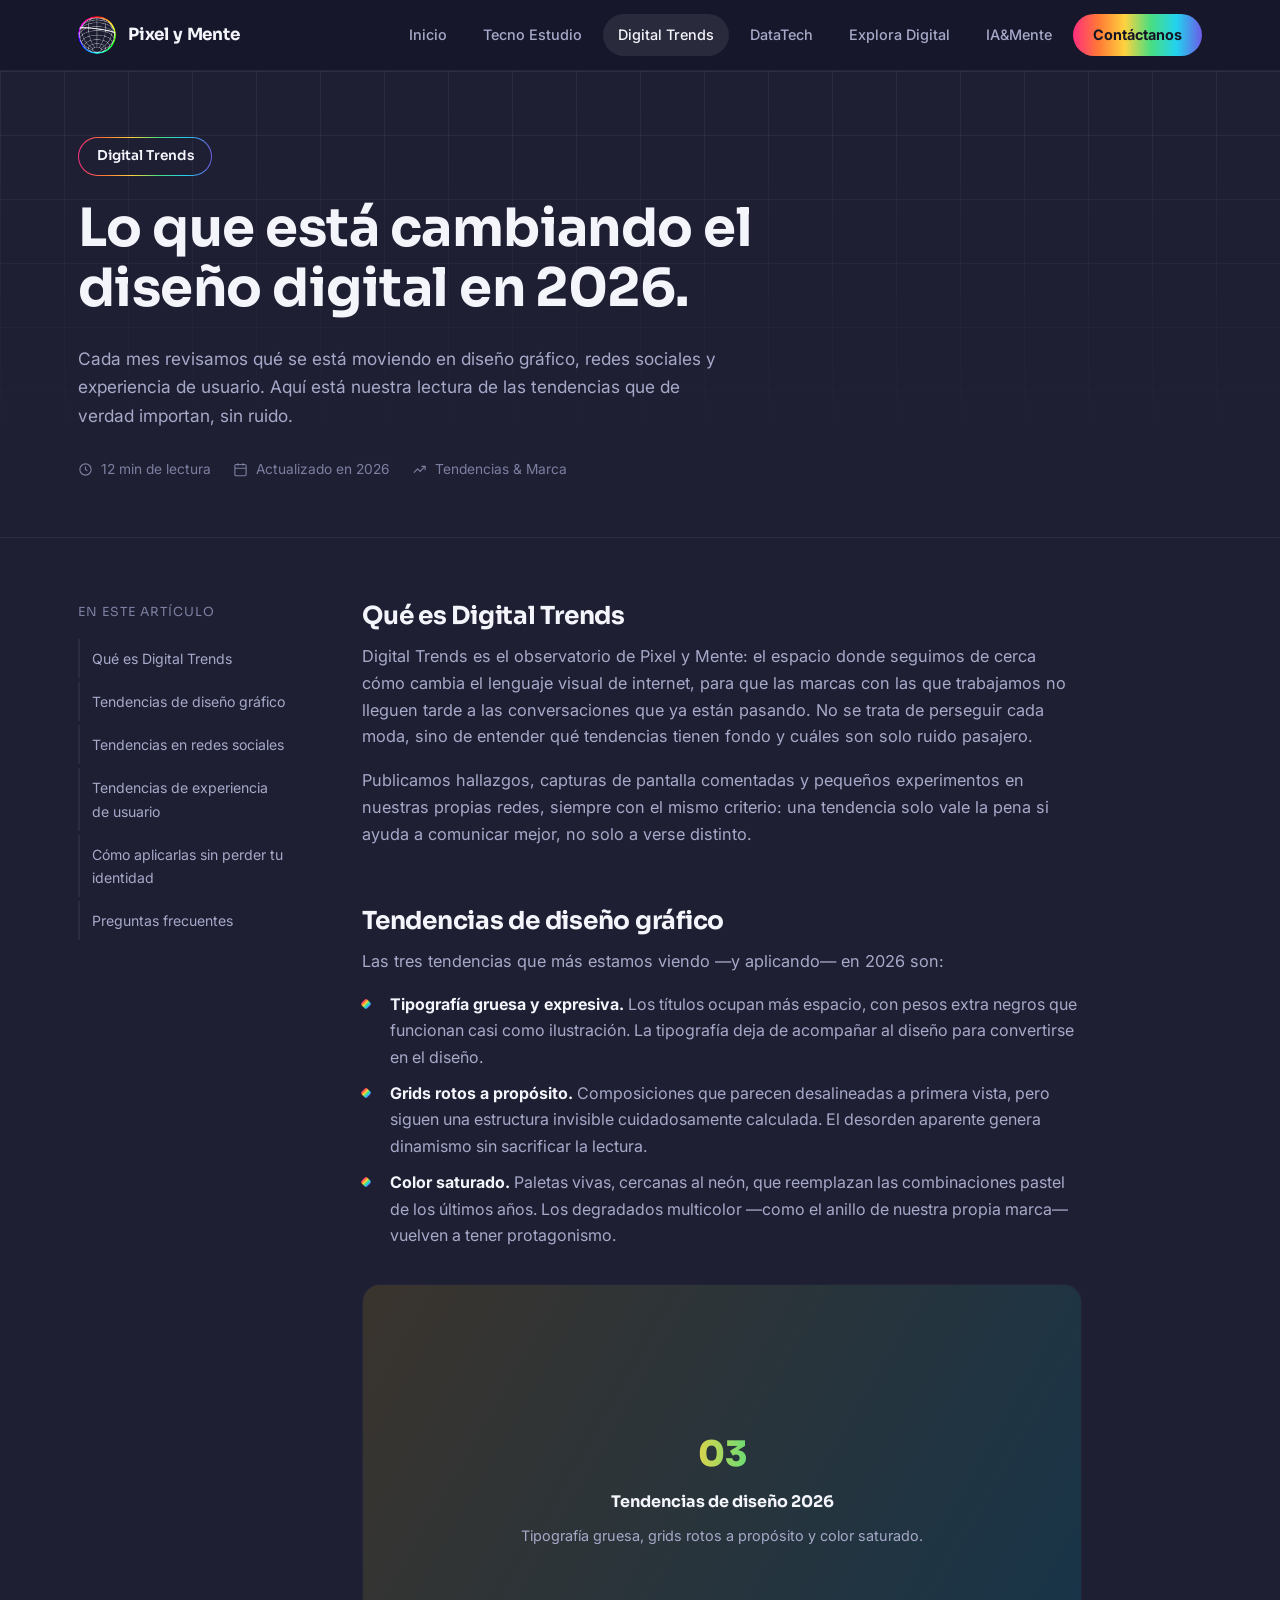
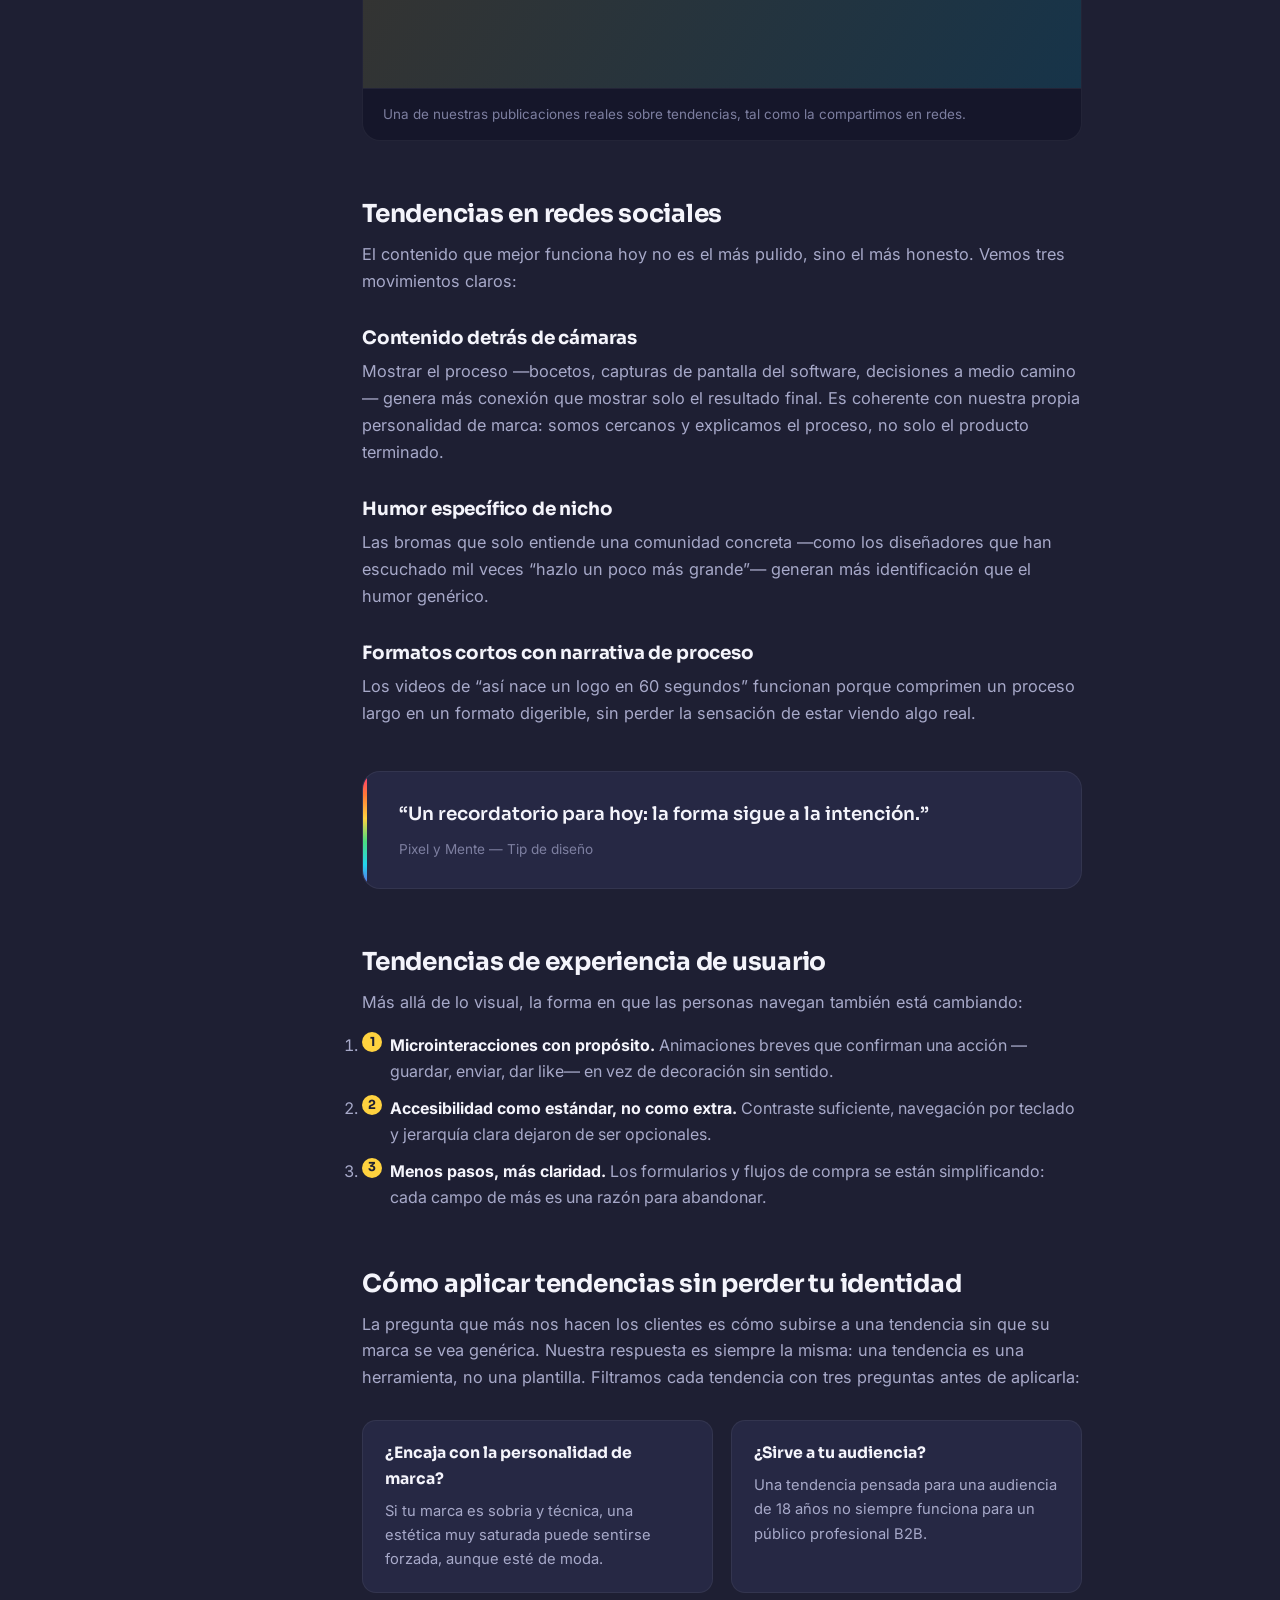
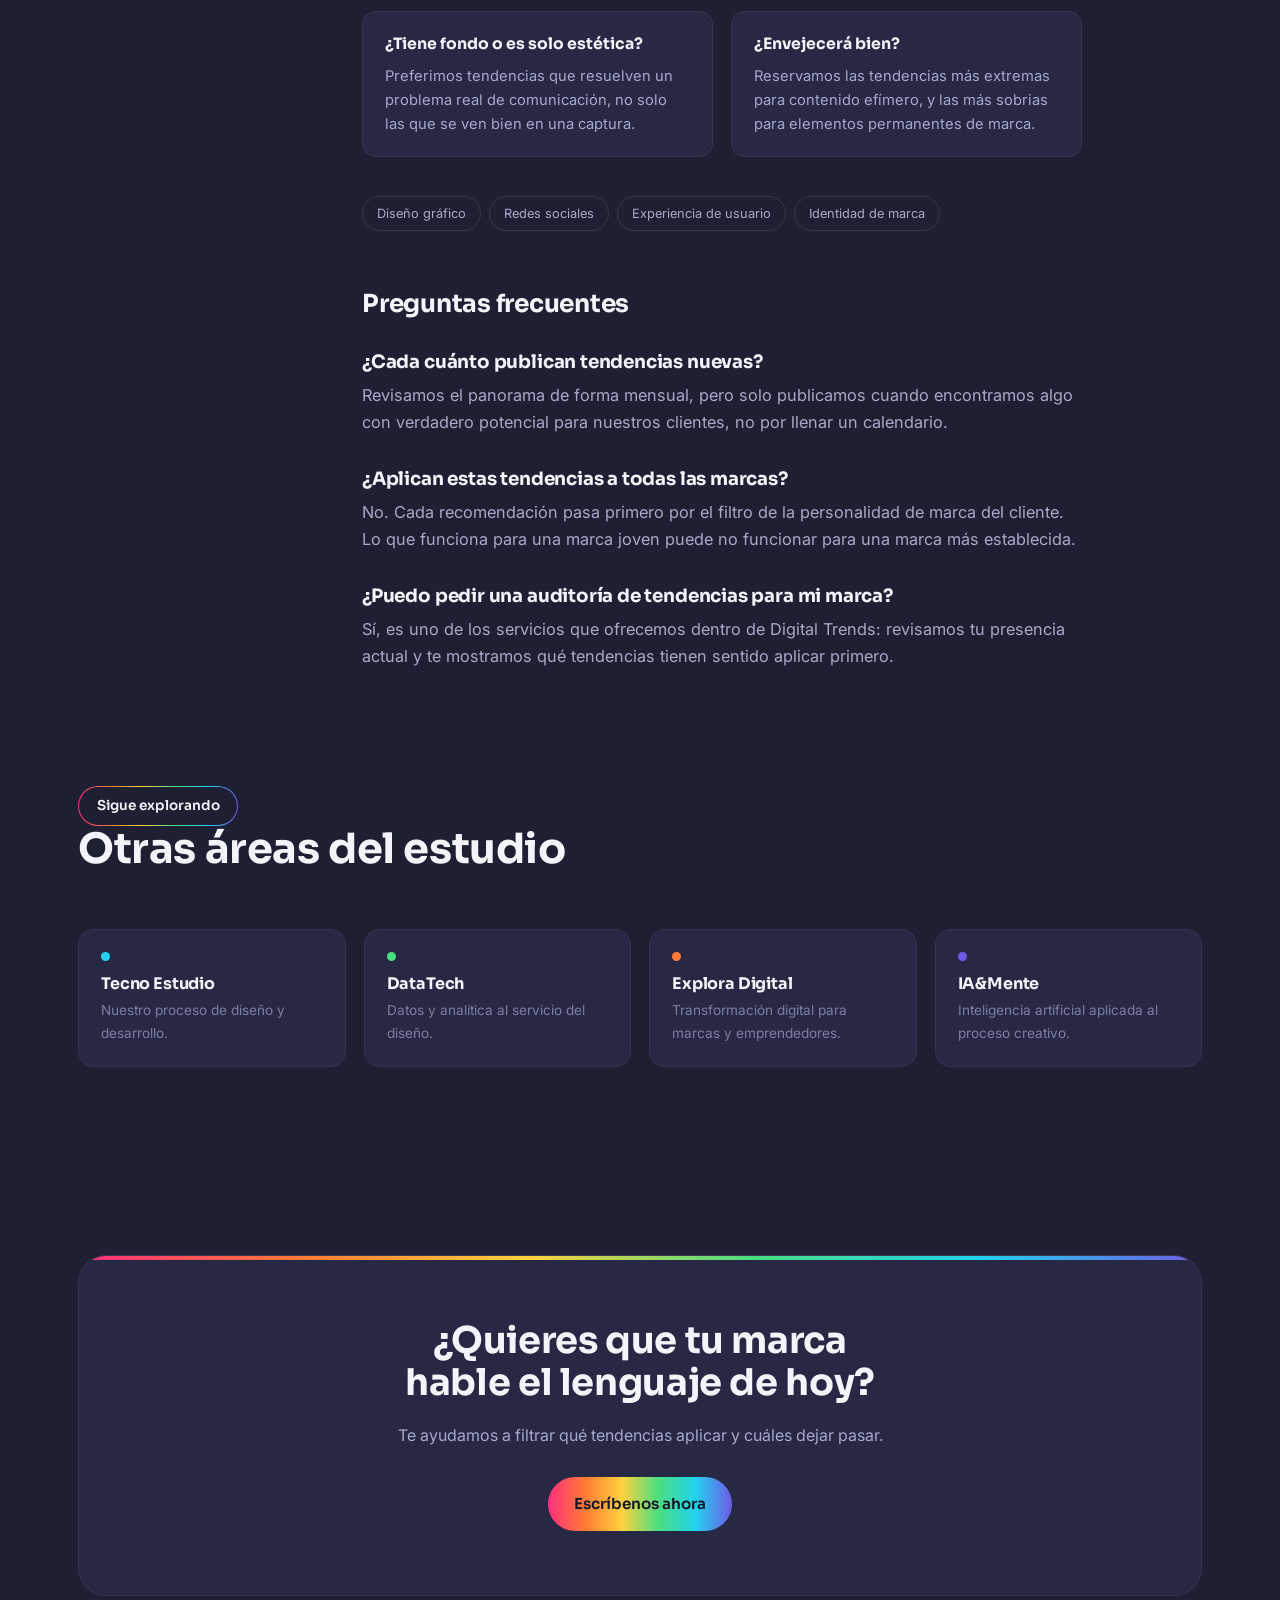
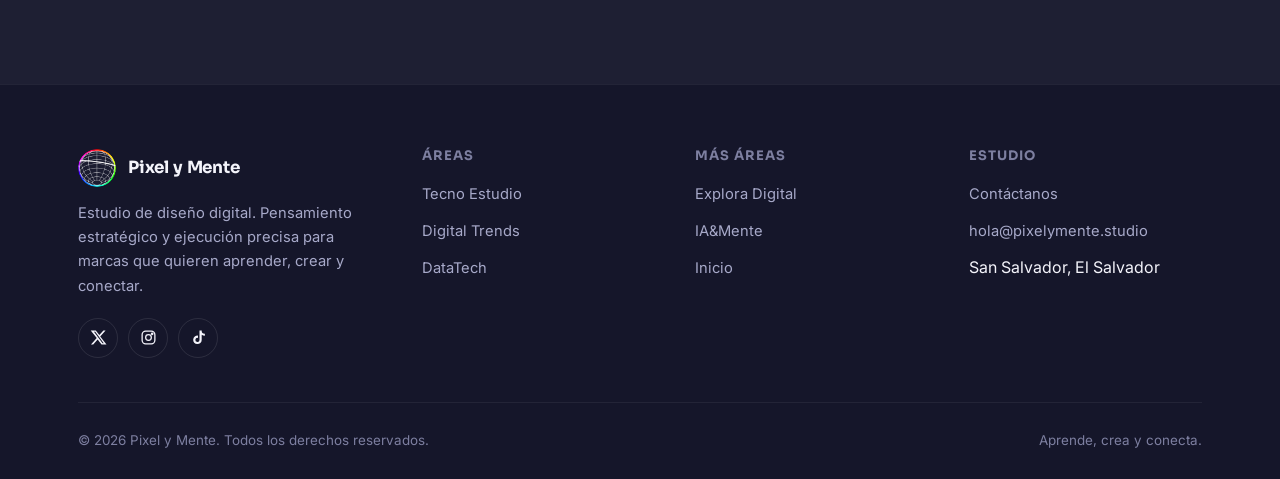
<file: digital-trends.html>
<!DOCTYPE html>
<html lang="es">
<head>
<meta charset="UTF-8">
<meta name="viewport" content="width=device-width, initial-scale=1, viewport-fit=cover">
<title>Digital Trends — Pixel y Mente</title>
<meta name="description" content="Las tendencias de diseño gráfico, redes sociales y experiencia de usuario que están definiendo el 2026, explicadas por el equipo de Pixel y Mente.">
<link rel="icon" href="assets/favicon.ico" sizes="any">
<link rel="icon" href="assets/favicon-32.png" type="image/png" sizes="32x32">
<link rel="icon" href="assets/favicon-192.png" type="image/png" sizes="192x192">
<link rel="apple-touch-icon" href="assets/apple-touch-icon.png">
<meta name="theme-color" content="#15162a">
<link rel="preconnect" href="https://fonts.googleapis.com">
<link rel="preconnect" href="https://fonts.gstatic.com" crossorigin>
<link href="https://fonts.googleapis.com/css2?family=Sora:wght@400;500;600;700;800&family=Inter:wght@400;500;600;700&display=swap" rel="stylesheet">
<link rel="stylesheet" href="css/styles.css">
</head>
<body>

<header class="site-header">
  <nav class="nav">
    <a href="index.html#inicio" class="brand">
      <img src="assets/logo-mark.png" alt="Pixel y Mente" width="38" height="38">
      <span>Pixel y Mente</span>
    </a>
    <button class="nav-toggle" aria-label="Abrir menú" aria-expanded="false">
      <svg viewBox="0 0 24 24" fill="none" stroke="currentColor" stroke-width="2" stroke-linecap="round"><line x1="3" y1="6" x2="21" y2="6"/><line x1="3" y1="12" x2="21" y2="12"/><line x1="3" y1="18" x2="21" y2="18"/></svg>
    </button>
    <div class="nav-links">
      <a href="index.html#inicio" data-page="index.html">Inicio</a>
      <a href="tecno-estudio.html" data-page="tecno-estudio.html">Tecno Estudio</a>
      <a href="digital-trends.html" data-page="digital-trends.html" class="active">Digital Trends</a>
      <a href="datatech.html" data-page="datatech.html">DataTech</a>
      <a href="explora-digital.html" data-page="explora-digital.html">Explora Digital</a>
      <a href="ia-mente.html" data-page="ia-mente.html">IA&amp;Mente</a>
      <a href="index.html#contacto" class="nav-cta">Contáctanos</a>
    </div>
  </nav>
</header>

<main>
  <section class="article-hero">
    <div class="grid-veil" aria-hidden="true"></div>
    <div class="wrap">
      <span class="pill">Digital Trends</span>
      <h1>Lo que está cambiando el diseño digital en 2026.</h1>
      <p class="lead">Cada mes revisamos qué se está moviendo en diseño gráfico, redes sociales y experiencia de usuario. Aquí está nuestra lectura de las tendencias que de verdad importan, sin ruido.</p>
      <div class="article-meta">
        <span><svg width="15" height="15" viewBox="0 0 24 24" fill="none" stroke="currentColor" stroke-width="1.8"><circle cx="12" cy="12" r="9"/><path d="M12 7v5l3 2"/></svg> 12 min de lectura</span>
        <span><svg width="15" height="15" viewBox="0 0 24 24" fill="none" stroke="currentColor" stroke-width="1.8"><rect x="3" y="4" width="18" height="18" rx="2"/><path d="M8 2v4M16 2v4M3 10h18"/></svg> Actualizado en 2026</span>
        <span><svg width="15" height="15" viewBox="0 0 24 24" fill="none" stroke="currentColor" stroke-width="1.8"><path d="M3 17 9 11 13 15 21 7"/><path d="M15 7h6v6"/></svg> Tendencias &amp; Marca</span>
      </div>
    </div>
  </section>

  <section class="wrap article-body">
    <aside class="toc">
      <div class="toc-label">En este artículo</div>
      <a href="#que-es">Qué es Digital Trends</a>
      <a href="#diseno">Tendencias de diseño gráfico</a>
      <a href="#redes">Tendencias en redes sociales</a>
      <a href="#ux">Tendencias de experiencia de usuario</a>
      <a href="#aplicar">Cómo aplicarlas sin perder tu identidad</a>
      <a href="#faq">Preguntas frecuentes</a>
    </aside>

    <article class="prose">
      <h2 id="que-es">Qué es Digital Trends</h2>
      <p>Digital Trends es el observatorio de Pixel y Mente: el espacio donde seguimos de cerca cómo cambia el lenguaje visual de internet, para que las marcas con las que trabajamos no lleguen tarde a las conversaciones que ya están pasando. No se trata de perseguir cada moda, sino de entender qué tendencias tienen fondo y cuáles son solo ruido pasajero.</p>
      <p>Publicamos hallazgos, capturas de pantalla comentadas y pequeños experimentos en nuestras propias redes, siempre con el mismo criterio: una tendencia solo vale la pena si ayuda a comunicar mejor, no solo a verse distinto.</p>

      <h2 id="diseno">Tendencias de diseño gráfico</h2>
      <p>Las tres tendencias que más estamos viendo —y aplicando— en 2026 son:</p>
      <ul>
        <li><strong>Tipografía gruesa y expresiva.</strong> Los títulos ocupan más espacio, con pesos extra negros que funcionan casi como ilustración. La tipografía deja de acompañar al diseño para convertirse en el diseño.</li>
        <li><strong>Grids rotos a propósito.</strong> Composiciones que parecen desalineadas a primera vista, pero siguen una estructura invisible cuidadosamente calculada. El desorden aparente genera dinamismo sin sacrificar la lectura.</li>
        <li><strong>Color saturado.</strong> Paletas vivas, cercanas al neón, que reemplazan las combinaciones pastel de los últimos años. Los degradados multicolor —como el anillo de nuestra propia marca— vuelven a tener protagonismo.</li>
      </ul>

      <div class="figure-block">
        <div class="frame" style="background:linear-gradient(120deg, rgba(255,210,63,.16), rgba(34,211,238,.16));">
          <div>
            <div style="font-family:'Sora',sans-serif; font-weight:800; font-size:2.2rem; background:var(--rainbow-static); -webkit-background-clip:text; background-clip:text; color:transparent;">03</div>
            <div style="font-family:'Sora',sans-serif; font-weight:700; margin-top:6px;">Tendencias de diseño 2026</div>
            <p style="margin:8px 0 0; font-size:.9rem;">Tipografía gruesa, grids rotos a propósito y color saturado.</p>
          </div>
        </div>
        <figcaption>Una de nuestras publicaciones reales sobre tendencias, tal como la compartimos en redes.</figcaption>
      </div>

      <h2 id="redes">Tendencias en redes sociales</h2>
      <p>El contenido que mejor funciona hoy no es el más pulido, sino el más honesto. Vemos tres movimientos claros:</p>
      <h3>Contenido detrás de cámaras</h3>
      <p>Mostrar el proceso —bocetos, capturas de pantalla del software, decisiones a medio camino— genera más conexión que mostrar solo el resultado final. Es coherente con nuestra propia personalidad de marca: somos cercanos y explicamos el proceso, no solo el producto terminado.</p>
      <h3>Humor específico de nicho</h3>
      <p>Las bromas que solo entiende una comunidad concreta —como los diseñadores que han escuchado mil veces “hazlo un poco más grande”— generan más identificación que el humor genérico.</p>
      <h3>Formatos cortos con narrativa de proceso</h3>
      <p>Los videos de “así nace un logo en 60 segundos” funcionan porque comprimen un proceso largo en un formato digerible, sin perder la sensación de estar viendo algo real.</p>

      <div class="pull-quote">
        “Un recordatorio para hoy: la forma sigue a la intención.”
        <cite>Pixel y Mente — Tip de diseño</cite>
      </div>

      <h2 id="ux">Tendencias de experiencia de usuario</h2>
      <p>Más allá de lo visual, la forma en que las personas navegan también está cambiando:</p>
      <ol>
        <li><strong>Microinteracciones con propósito.</strong> Animaciones breves que confirman una acción —guardar, enviar, dar like— en vez de decoración sin sentido.</li>
        <li><strong>Accesibilidad como estándar, no como extra.</strong> Contraste suficiente, navegación por teclado y jerarquía clara dejaron de ser opcionales.</li>
        <li><strong>Menos pasos, más claridad.</strong> Los formularios y flujos de compra se están simplificando: cada campo de más es una razón para abandonar.</li>
      </ol>

      <h2 id="aplicar">Cómo aplicar tendencias sin perder tu identidad</h2>
      <p>La pregunta que más nos hacen los clientes es cómo subirse a una tendencia sin que su marca se vea genérica. Nuestra respuesta es siempre la misma: una tendencia es una herramienta, no una plantilla. Filtramos cada tendencia con tres preguntas antes de aplicarla:</p>
      <dl class="definition-grid">
        <div class="definition">
          <dt>¿Encaja con la personalidad de marca?</dt>
          <dd>Si tu marca es sobria y técnica, una estética muy saturada puede sentirse forzada, aunque esté de moda.</dd>
        </div>
        <div class="definition">
          <dt>¿Sirve a tu audiencia?</dt>
          <dd>Una tendencia pensada para una audiencia de 18 años no siempre funciona para un público profesional B2B.</dd>
        </div>
        <div class="definition">
          <dt>¿Tiene fondo o es solo estética?</dt>
          <dd>Preferimos tendencias que resuelven un problema real de comunicación, no solo las que se ven bien en una captura.</dd>
        </div>
        <div class="definition">
          <dt>¿Envejecerá bien?</dt>
          <dd>Reservamos las tendencias más extremas para contenido efímero, y las más sobrias para elementos permanentes de marca.</dd>
        </div>
      </dl>

      <div class="tag-row">
        <span class="tag">Diseño gráfico</span>
        <span class="tag">Redes sociales</span>
        <span class="tag">Experiencia de usuario</span>
        <span class="tag">Identidad de marca</span>
      </div>

      <h2 id="faq">Preguntas frecuentes</h2>
      <h3>¿Cada cuánto publican tendencias nuevas?</h3>
      <p>Revisamos el panorama de forma mensual, pero solo publicamos cuando encontramos algo con verdadero potencial para nuestros clientes, no por llenar un calendario.</p>
      <h3>¿Aplican estas tendencias a todas las marcas?</h3>
      <p>No. Cada recomendación pasa primero por el filtro de la personalidad de marca del cliente. Lo que funciona para una marca joven puede no funcionar para una marca más establecida.</p>
      <h3>¿Puedo pedir una auditoría de tendencias para mi marca?</h3>
      <p>Sí, es uno de los servicios que ofrecemos dentro de Digital Trends: revisamos tu presencia actual y te mostramos qué tendencias tienen sentido aplicar primero.</p>
    </article>
  </section>

  <section class="related">
    <div class="wrap">
      <div class="section-head reveal">
        <span class="pill">Sigue explorando</span>
        <h2>Otras áreas del estudio</h2>
      </div>
      <div class="related-grid">
        <a href="tecno-estudio.html" class="related-card reveal">
          <div class="tag-dot" style="background:var(--celeste);"></div>
          <h4>Tecno Estudio</h4>
          <p>Nuestro proceso de diseño y desarrollo.</p>
        </a>
        <a href="datatech.html" class="related-card reveal">
          <div class="tag-dot" style="background:var(--verde);"></div>
          <h4>DataTech</h4>
          <p>Datos y analítica al servicio del diseño.</p>
        </a>
        <a href="explora-digital.html" class="related-card reveal">
          <div class="tag-dot" style="background:var(--naranja);"></div>
          <h4>Explora Digital</h4>
          <p>Transformación digital para marcas y emprendedores.</p>
        </a>
        <a href="ia-mente.html" class="related-card reveal">
          <div class="tag-dot" style="background:var(--morado);"></div>
          <h4>IA&amp;Mente</h4>
          <p>Inteligencia artificial aplicada al proceso creativo.</p>
        </a>
      </div>
    </div>
  </section>

  <section class="section--tight">
    <div class="wrap">
      <div class="cta-band reveal">
        <h2>¿Quieres que tu marca hable el lenguaje de hoy?</h2>
        <p>Te ayudamos a filtrar qué tendencias aplicar y cuáles dejar pasar.</p>
        <div class="btn-row">
          <a href="index.html#contacto" class="btn btn-primary">Escríbenos ahora</a>
        </div>
      </div>
    </div>
  </section>
</main>

<footer class="site-footer">
  <div class="wrap">
    <div class="footer-grid">
      <div class="footer-brand">
        <a href="index.html#inicio" class="brand">
          <img src="assets/logo-mark.png" alt="Pixel y Mente" width="38" height="38">
          <span>Pixel y Mente</span>
        </a>
        <p>Estudio de diseño digital. Pensamiento estratégico y ejecución precisa para marcas que quieren aprender, crear y conectar.</p>
        <div class="social-row" style="margin-top:20px;">
          <a href="https://x.com/pixelymente" aria-label="Pixel y Mente en X" target="_blank" rel="noopener">
            <svg viewBox="0 0 24 24" fill="currentColor"><path d="M18.9 2H22l-7.6 8.7L23.3 22h-7l-5.5-7.2L4.5 22H1.4l8.1-9.3L1 2h7.2l5 6.6L18.9 2Zm-1.2 18h1.7L7.4 3.9H5.6L17.7 20Z"/></svg>
          </a>
          <a href="https://www.instagram.com/pixel_ymente/" aria-label="Pixel y Mente en Instagram" target="_blank" rel="noopener">
            <svg viewBox="0 0 24 24" fill="none" stroke="currentColor" stroke-width="1.8"><rect x="3" y="3" width="18" height="18" rx="5"/><circle cx="12" cy="12" r="4"/><circle cx="17.2" cy="6.8" r="1"/></svg>
          </a>
          <a href="https://www.tiktok.com/@pixelymente" aria-label="Pixel y Mente en TikTok" target="_blank" rel="noopener">
            <svg viewBox="0 0 24 24" fill="currentColor"><path d="M16.5 2h-3.1v13.4a2.9 2.9 0 1 1-2.1-2.8V9.4a6 6 0 1 0 5.2 6V8.2a7.6 7.6 0 0 0 4.5 1.5V6.6a4.4 4.4 0 0 1-4.5-4.6Z"/></svg>
          </a>
        </div>
      </div>
      <div class="footer-col">
        <h4>Áreas</h4>
        <ul>
          <li><a href="tecno-estudio.html">Tecno Estudio</a></li>
          <li><a href="digital-trends.html">Digital Trends</a></li>
          <li><a href="datatech.html">DataTech</a></li>
        </ul>
      </div>
      <div class="footer-col">
        <h4>Más áreas</h4>
        <ul>
          <li><a href="explora-digital.html">Explora Digital</a></li>
          <li><a href="ia-mente.html">IA&amp;Mente</a></li>
          <li><a href="index.html#inicio">Inicio</a></li>
        </ul>
      </div>
      <div class="footer-col">
        <h4>Estudio</h4>
        <ul>
          <li><a href="index.html#contacto">Contáctanos</a></li>
          <li><a href="mailto:hola@pixelymente.studio">hola@pixelymente.studio</a></li>
          <li>San Salvador, El Salvador</li>
        </ul>
      </div>
    </div>
    <div class="footer-bottom">
      <span>© <span data-year>2026</span> Pixel y Mente. Todos los derechos reservados.</span>
      <span>Aprende, crea y conecta.</span>
    </div>
  </div>
</footer>

<script src="js/main.js"></script>
</body>
</html>
</file>
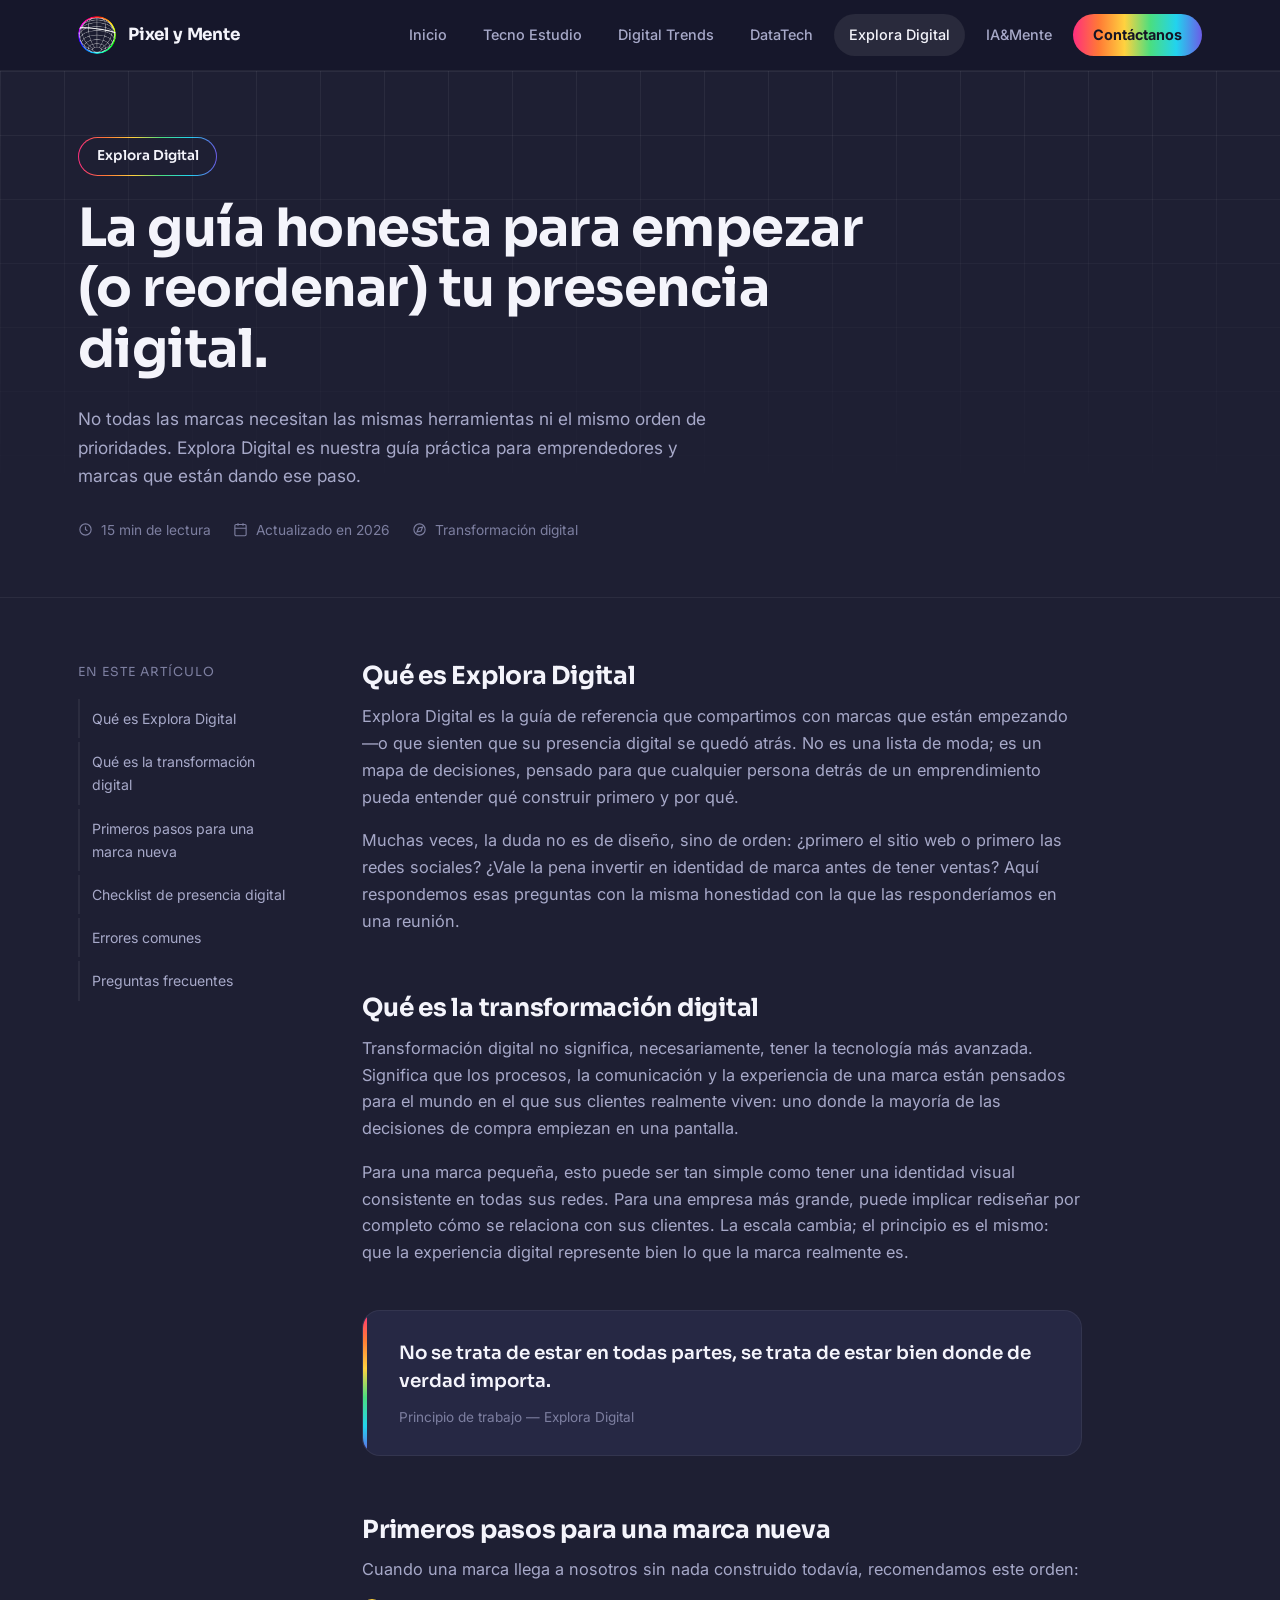
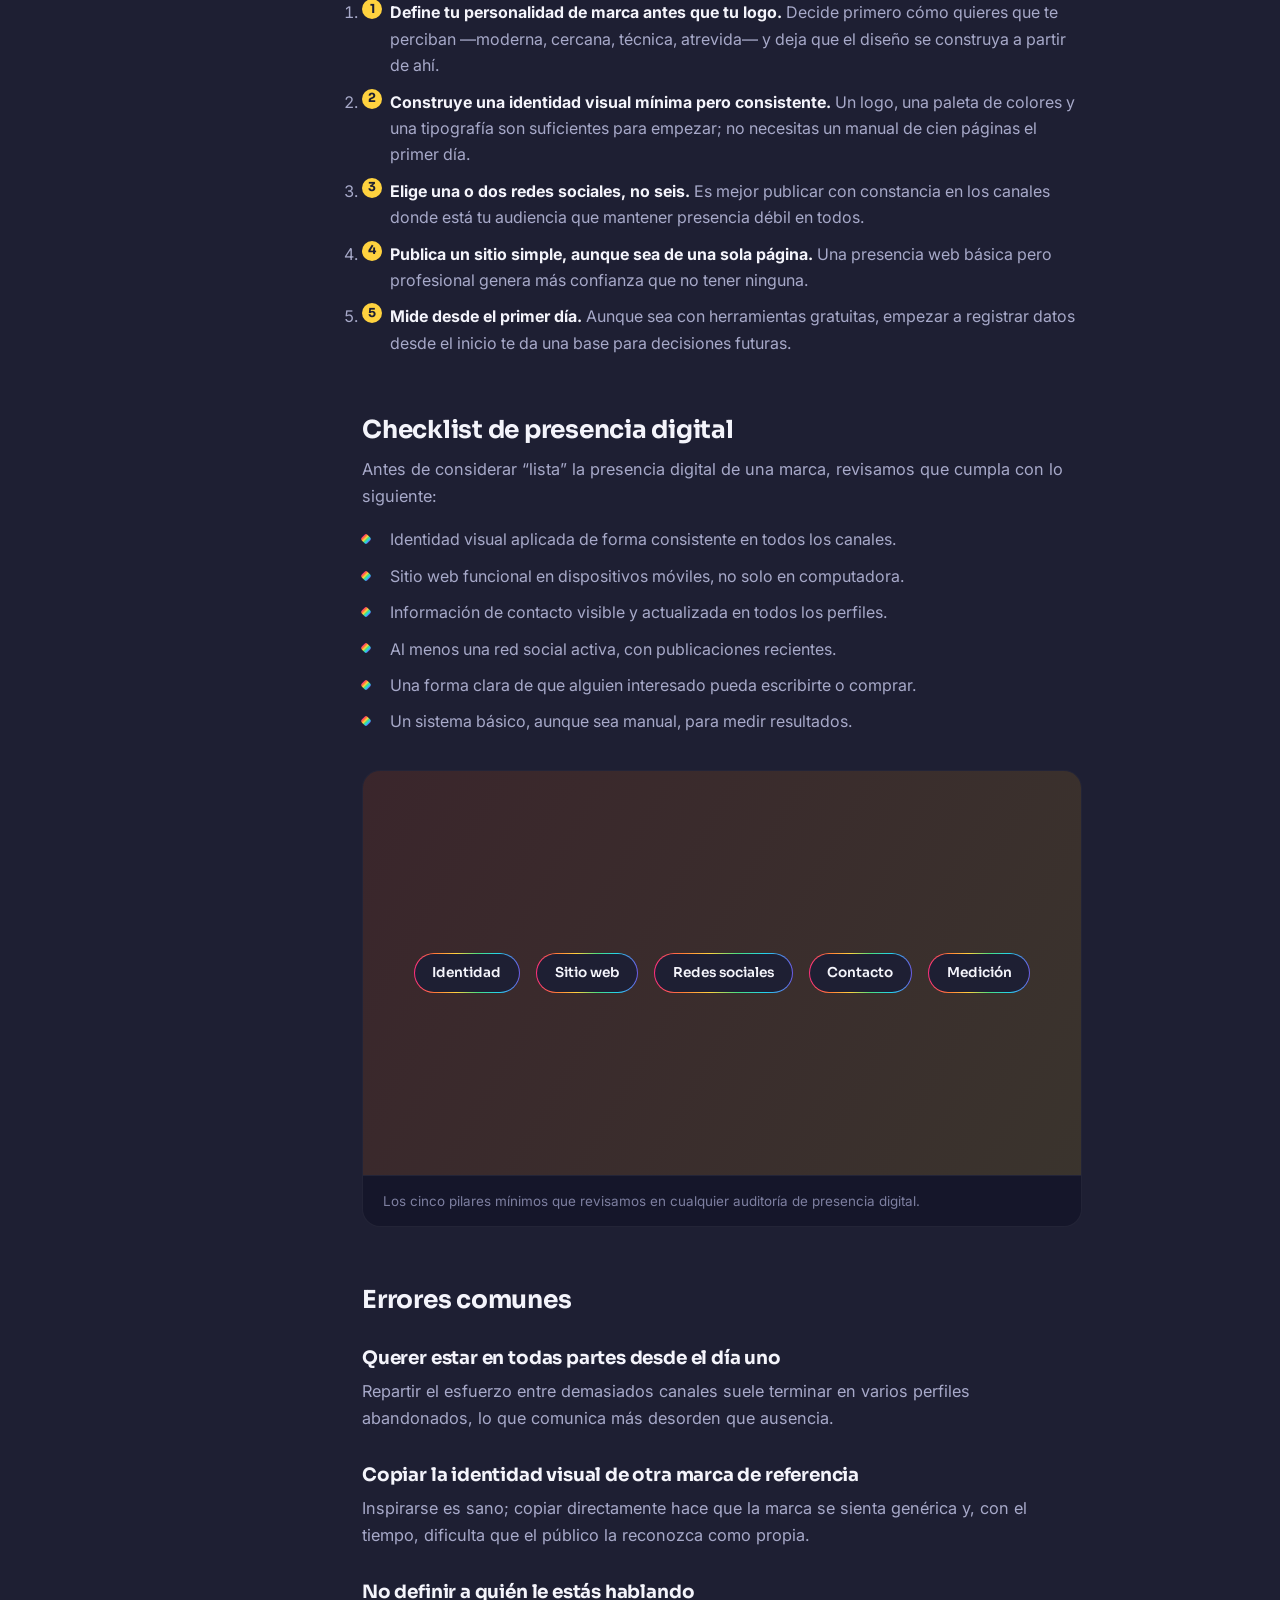
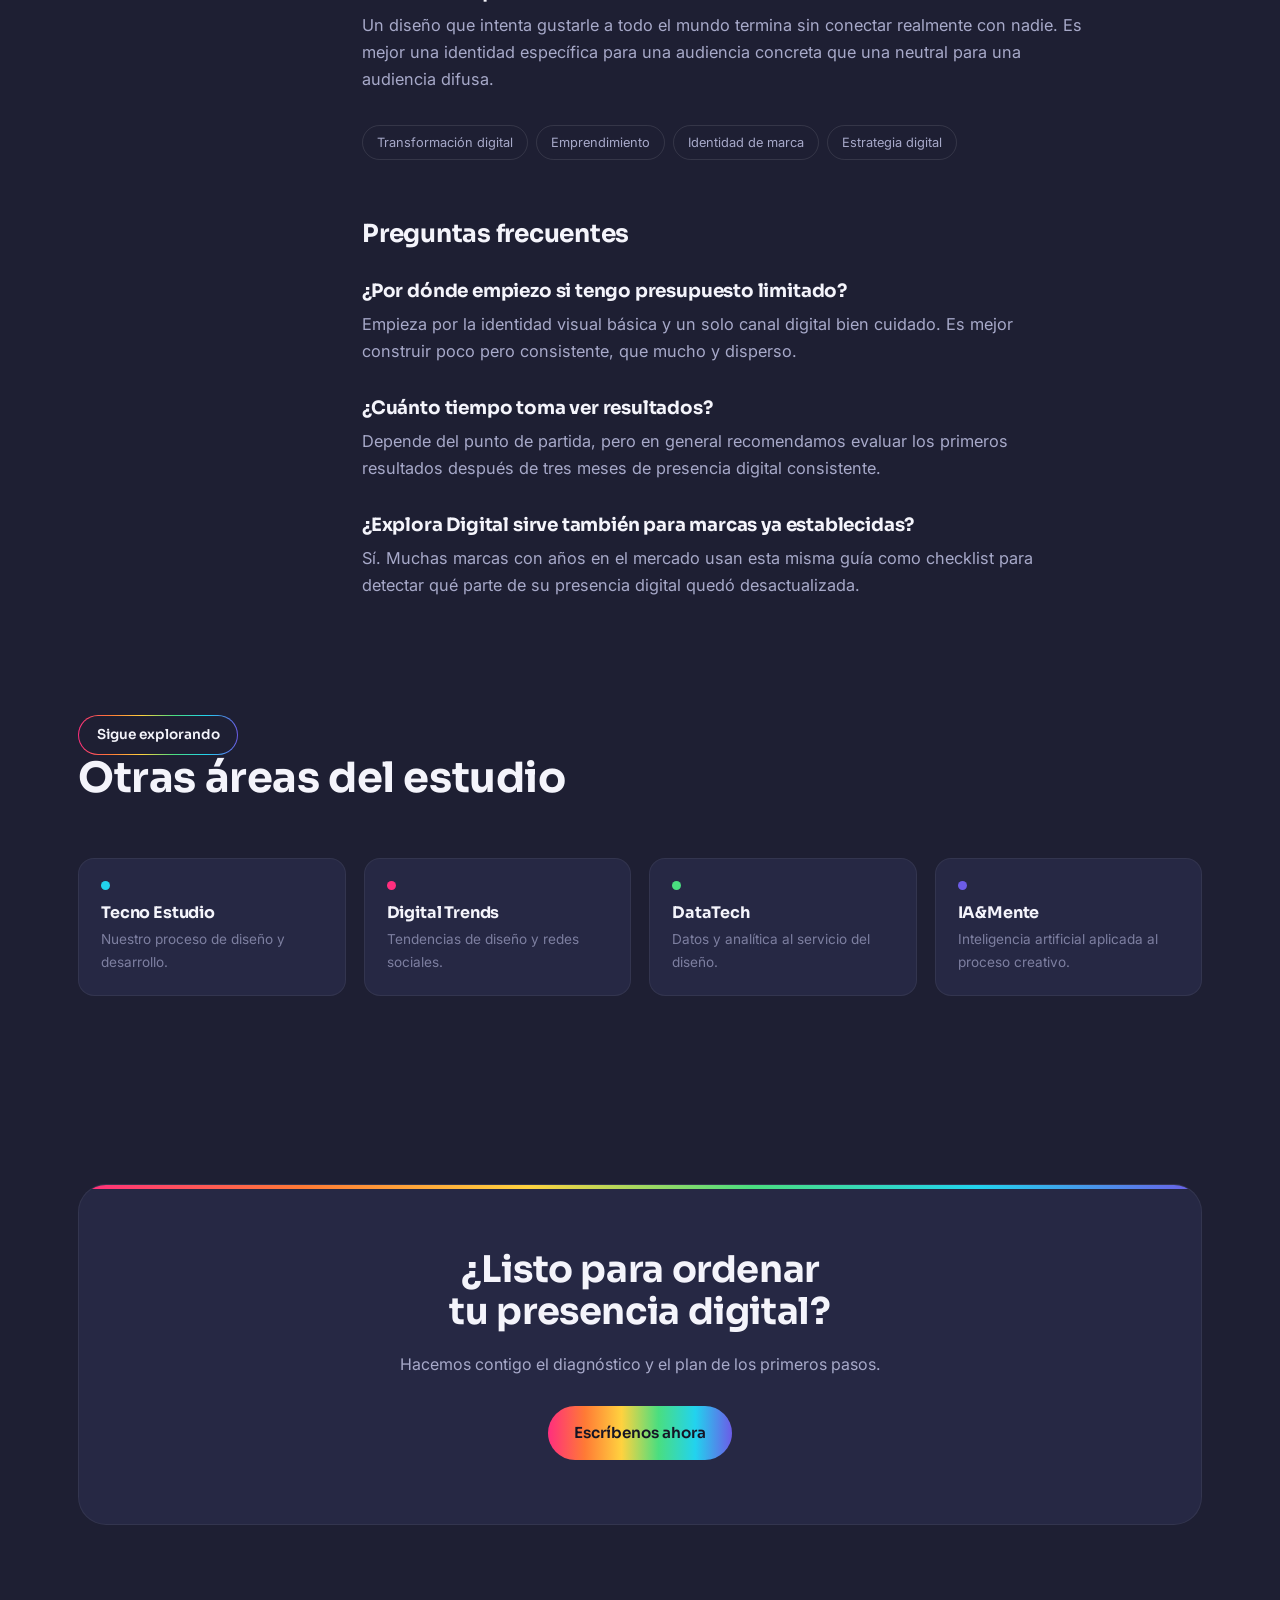
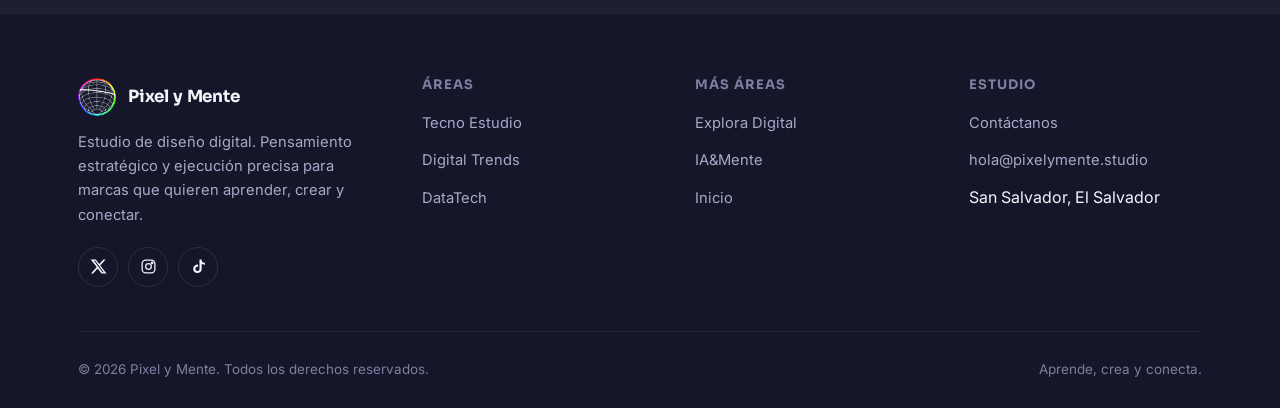
<file: explora-digital.html>
<!DOCTYPE html>
<html lang="es">
<head>
<meta charset="UTF-8">
<meta name="viewport" content="width=device-width, initial-scale=1, viewport-fit=cover">
<title>Explora Digital — Pixel y Mente</title>
<meta name="description" content="Guías de transformación digital para marcas y emprendedores: primeros pasos, checklist de presencia digital y errores comunes que conviene evitar.">
<link rel="icon" href="assets/favicon.ico" sizes="any">
<link rel="icon" href="assets/favicon-32.png" type="image/png" sizes="32x32">
<link rel="icon" href="assets/favicon-192.png" type="image/png" sizes="192x192">
<link rel="apple-touch-icon" href="assets/apple-touch-icon.png">
<meta name="theme-color" content="#15162a">
<link rel="preconnect" href="https://fonts.googleapis.com">
<link rel="preconnect" href="https://fonts.gstatic.com" crossorigin>
<link href="https://fonts.googleapis.com/css2?family=Sora:wght@400;500;600;700;800&family=Inter:wght@400;500;600;700&display=swap" rel="stylesheet">
<link rel="stylesheet" href="css/styles.css">
</head>
<body>

<header class="site-header">
  <nav class="nav">
    <a href="index.html#inicio" class="brand">
      <img src="assets/logo-mark.png" alt="Pixel y Mente" width="38" height="38">
      <span>Pixel y Mente</span>
    </a>
    <button class="nav-toggle" aria-label="Abrir menú" aria-expanded="false">
      <svg viewBox="0 0 24 24" fill="none" stroke="currentColor" stroke-width="2" stroke-linecap="round"><line x1="3" y1="6" x2="21" y2="6"/><line x1="3" y1="12" x2="21" y2="12"/><line x1="3" y1="18" x2="21" y2="18"/></svg>
    </button>
    <div class="nav-links">
      <a href="index.html#inicio" data-page="index.html">Inicio</a>
      <a href="tecno-estudio.html" data-page="tecno-estudio.html">Tecno Estudio</a>
      <a href="digital-trends.html" data-page="digital-trends.html">Digital Trends</a>
      <a href="datatech.html" data-page="datatech.html">DataTech</a>
      <a href="explora-digital.html" data-page="explora-digital.html" class="active">Explora Digital</a>
      <a href="ia-mente.html" data-page="ia-mente.html">IA&amp;Mente</a>
      <a href="index.html#contacto" class="nav-cta">Contáctanos</a>
    </div>
  </nav>
</header>

<main>
  <section class="article-hero">
    <div class="grid-veil" aria-hidden="true"></div>
    <div class="wrap">
      <span class="pill">Explora Digital</span>
      <h1>La guía honesta para empezar (o reordenar) tu presencia digital.</h1>
      <p class="lead">No todas las marcas necesitan las mismas herramientas ni el mismo orden de prioridades. Explora Digital es nuestra guía práctica para emprendedores y marcas que están dando ese paso.</p>
      <div class="article-meta">
        <span><svg width="15" height="15" viewBox="0 0 24 24" fill="none" stroke="currentColor" stroke-width="1.8"><circle cx="12" cy="12" r="9"/><path d="M12 7v5l3 2"/></svg> 15 min de lectura</span>
        <span><svg width="15" height="15" viewBox="0 0 24 24" fill="none" stroke="currentColor" stroke-width="1.8"><rect x="3" y="4" width="18" height="18" rx="2"/><path d="M8 2v4M16 2v4M3 10h18"/></svg> Actualizado en 2026</span>
        <span><svg width="15" height="15" viewBox="0 0 24 24" fill="none" stroke="currentColor" stroke-width="1.8"><circle cx="12" cy="12" r="9"/><path d="m8 16 2.5-6.5L17 8l-2.5 6.5Z"/></svg> Transformación digital</span>
      </div>
    </div>
  </section>

  <section class="wrap article-body">
    <aside class="toc">
      <div class="toc-label">En este artículo</div>
      <a href="#que-es">Qué es Explora Digital</a>
      <a href="#transformacion">Qué es la transformación digital</a>
      <a href="#primeros-pasos">Primeros pasos para una marca nueva</a>
      <a href="#checklist">Checklist de presencia digital</a>
      <a href="#errores">Errores comunes</a>
      <a href="#faq">Preguntas frecuentes</a>
    </aside>

    <article class="prose">
      <h2 id="que-es">Qué es Explora Digital</h2>
      <p>Explora Digital es la guía de referencia que compartimos con marcas que están empezando —o que sienten que su presencia digital se quedó atrás. No es una lista de moda; es un mapa de decisiones, pensado para que cualquier persona detrás de un emprendimiento pueda entender qué construir primero y por qué.</p>
      <p>Muchas veces, la duda no es de diseño, sino de orden: ¿primero el sitio web o primero las redes sociales? ¿Vale la pena invertir en identidad de marca antes de tener ventas? Aquí respondemos esas preguntas con la misma honestidad con la que las responderíamos en una reunión.</p>

      <h2 id="transformacion">Qué es la transformación digital</h2>
      <p>Transformación digital no significa, necesariamente, tener la tecnología más avanzada. Significa que los procesos, la comunicación y la experiencia de una marca están pensados para el mundo en el que sus clientes realmente viven: uno donde la mayoría de las decisiones de compra empiezan en una pantalla.</p>
      <p>Para una marca pequeña, esto puede ser tan simple como tener una identidad visual consistente en todas sus redes. Para una empresa más grande, puede implicar rediseñar por completo cómo se relaciona con sus clientes. La escala cambia; el principio es el mismo: que la experiencia digital represente bien lo que la marca realmente es.</p>

      <div class="pull-quote">
        No se trata de estar en todas partes, se trata de estar bien donde de verdad importa.
        <cite>Principio de trabajo — Explora Digital</cite>
      </div>

      <h2 id="primeros-pasos">Primeros pasos para una marca nueva</h2>
      <p>Cuando una marca llega a nosotros sin nada construido todavía, recomendamos este orden:</p>
      <ol>
        <li><strong>Define tu personalidad de marca antes que tu logo.</strong> Decide primero cómo quieres que te perciban —moderna, cercana, técnica, atrevida— y deja que el diseño se construya a partir de ahí.</li>
        <li><strong>Construye una identidad visual mínima pero consistente.</strong> Un logo, una paleta de colores y una tipografía son suficientes para empezar; no necesitas un manual de cien páginas el primer día.</li>
        <li><strong>Elige una o dos redes sociales, no seis.</strong> Es mejor publicar con constancia en los canales donde está tu audiencia que mantener presencia débil en todos.</li>
        <li><strong>Publica un sitio simple, aunque sea de una sola página.</strong> Una presencia web básica pero profesional genera más confianza que no tener ninguna.</li>
        <li><strong>Mide desde el primer día.</strong> Aunque sea con herramientas gratuitas, empezar a registrar datos desde el inicio te da una base para decisiones futuras.</li>
      </ol>

      <h2 id="checklist">Checklist de presencia digital</h2>
      <p>Antes de considerar “lista” la presencia digital de una marca, revisamos que cumpla con lo siguiente:</p>
      <ul>
        <li>Identidad visual aplicada de forma consistente en todos los canales.</li>
        <li>Sitio web funcional en dispositivos móviles, no solo en computadora.</li>
        <li>Información de contacto visible y actualizada en todos los perfiles.</li>
        <li>Al menos una red social activa, con publicaciones recientes.</li>
        <li>Una forma clara de que alguien interesado pueda escribirte o comprar.</li>
        <li>Un sistema básico, aunque sea manual, para medir resultados.</li>
      </ul>

      <div class="figure-block">
        <div class="frame" style="background:linear-gradient(120deg, rgba(255,122,53,.16), rgba(255,210,63,.16));">
          <div style="display:flex; gap:16px; flex-wrap:wrap; justify-content:center;">
            <span class="pill">Identidad</span>
            <span class="pill">Sitio web</span>
            <span class="pill">Redes sociales</span>
            <span class="pill">Contacto</span>
            <span class="pill">Medición</span>
          </div>
        </div>
        <figcaption>Los cinco pilares mínimos que revisamos en cualquier auditoría de presencia digital.</figcaption>
      </div>

      <h2 id="errores">Errores comunes</h2>
      <h3>Querer estar en todas partes desde el día uno</h3>
      <p>Repartir el esfuerzo entre demasiados canales suele terminar en varios perfiles abandonados, lo que comunica más desorden que ausencia.</p>
      <h3>Copiar la identidad visual de otra marca de referencia</h3>
      <p>Inspirarse es sano; copiar directamente hace que la marca se sienta genérica y, con el tiempo, dificulta que el público la reconozca como propia.</p>
      <h3>No definir a quién le estás hablando</h3>
      <p>Un diseño que intenta gustarle a todo el mundo termina sin conectar realmente con nadie. Es mejor una identidad específica para una audiencia concreta que una neutral para una audiencia difusa.</p>

      <div class="tag-row">
        <span class="tag">Transformación digital</span>
        <span class="tag">Emprendimiento</span>
        <span class="tag">Identidad de marca</span>
        <span class="tag">Estrategia digital</span>
      </div>

      <h2 id="faq">Preguntas frecuentes</h2>
      <h3>¿Por dónde empiezo si tengo presupuesto limitado?</h3>
      <p>Empieza por la identidad visual básica y un solo canal digital bien cuidado. Es mejor construir poco pero consistente, que mucho y disperso.</p>
      <h3>¿Cuánto tiempo toma ver resultados?</h3>
      <p>Depende del punto de partida, pero en general recomendamos evaluar los primeros resultados después de tres meses de presencia digital consistente.</p>
      <h3>¿Explora Digital sirve también para marcas ya establecidas?</h3>
      <p>Sí. Muchas marcas con años en el mercado usan esta misma guía como checklist para detectar qué parte de su presencia digital quedó desactualizada.</p>
    </article>
  </section>

  <section class="related">
    <div class="wrap">
      <div class="section-head reveal">
        <span class="pill">Sigue explorando</span>
        <h2>Otras áreas del estudio</h2>
      </div>
      <div class="related-grid">
        <a href="tecno-estudio.html" class="related-card reveal">
          <div class="tag-dot" style="background:var(--celeste);"></div>
          <h4>Tecno Estudio</h4>
          <p>Nuestro proceso de diseño y desarrollo.</p>
        </a>
        <a href="digital-trends.html" class="related-card reveal">
          <div class="tag-dot" style="background:var(--magenta);"></div>
          <h4>Digital Trends</h4>
          <p>Tendencias de diseño y redes sociales.</p>
        </a>
        <a href="datatech.html" class="related-card reveal">
          <div class="tag-dot" style="background:var(--verde);"></div>
          <h4>DataTech</h4>
          <p>Datos y analítica al servicio del diseño.</p>
        </a>
        <a href="ia-mente.html" class="related-card reveal">
          <div class="tag-dot" style="background:var(--morado);"></div>
          <h4>IA&amp;Mente</h4>
          <p>Inteligencia artificial aplicada al proceso creativo.</p>
        </a>
      </div>
    </div>
  </section>

  <section class="section--tight">
    <div class="wrap">
      <div class="cta-band reveal">
        <h2>¿Listo para ordenar tu presencia digital?</h2>
        <p>Hacemos contigo el diagnóstico y el plan de los primeros pasos.</p>
        <div class="btn-row">
          <a href="index.html#contacto" class="btn btn-primary">Escríbenos ahora</a>
        </div>
      </div>
    </div>
  </section>
</main>

<footer class="site-footer">
  <div class="wrap">
    <div class="footer-grid">
      <div class="footer-brand">
        <a href="index.html#inicio" class="brand">
          <img src="assets/logo-mark.png" alt="Pixel y Mente" width="38" height="38">
          <span>Pixel y Mente</span>
        </a>
        <p>Estudio de diseño digital. Pensamiento estratégico y ejecución precisa para marcas que quieren aprender, crear y conectar.</p>
        <div class="social-row" style="margin-top:20px;">
          <a href="https://x.com/pixelymente" aria-label="Pixel y Mente en X" target="_blank" rel="noopener">
            <svg viewBox="0 0 24 24" fill="currentColor"><path d="M18.9 2H22l-7.6 8.7L23.3 22h-7l-5.5-7.2L4.5 22H1.4l8.1-9.3L1 2h7.2l5 6.6L18.9 2Zm-1.2 18h1.7L7.4 3.9H5.6L17.7 20Z"/></svg>
          </a>
          <a href="https://www.instagram.com/pixel_ymente/" aria-label="Pixel y Mente en Instagram" target="_blank" rel="noopener">
            <svg viewBox="0 0 24 24" fill="none" stroke="currentColor" stroke-width="1.8"><rect x="3" y="3" width="18" height="18" rx="5"/><circle cx="12" cy="12" r="4"/><circle cx="17.2" cy="6.8" r="1"/></svg>
          </a>
          <a href="https://www.tiktok.com/@pixelymente" aria-label="Pixel y Mente en TikTok" target="_blank" rel="noopener">
            <svg viewBox="0 0 24 24" fill="currentColor"><path d="M16.5 2h-3.1v13.4a2.9 2.9 0 1 1-2.1-2.8V9.4a6 6 0 1 0 5.2 6V8.2a7.6 7.6 0 0 0 4.5 1.5V6.6a4.4 4.4 0 0 1-4.5-4.6Z"/></svg>
          </a>
        </div>
      </div>
      <div class="footer-col">
        <h4>Áreas</h4>
        <ul>
          <li><a href="tecno-estudio.html">Tecno Estudio</a></li>
          <li><a href="digital-trends.html">Digital Trends</a></li>
          <li><a href="datatech.html">DataTech</a></li>
        </ul>
      </div>
      <div class="footer-col">
        <h4>Más áreas</h4>
        <ul>
          <li><a href="explora-digital.html">Explora Digital</a></li>
          <li><a href="ia-mente.html">IA&amp;Mente</a></li>
          <li><a href="index.html#inicio">Inicio</a></li>
        </ul>
      </div>
      <div class="footer-col">
        <h4>Estudio</h4>
        <ul>
          <li><a href="index.html#contacto">Contáctanos</a></li>
          <li><a href="mailto:hola@pixelymente.studio">hola@pixelymente.studio</a></li>
          <li>San Salvador, El Salvador</li>
        </ul>
      </div>
    </div>
    <div class="footer-bottom">
      <span>© <span data-year>2026</span> Pixel y Mente. Todos los derechos reservados.</span>
      <span>Aprende, crea y conecta.</span>
    </div>
  </div>
</footer>

<script src="js/main.js"></script>
</body>
</html>
</file>
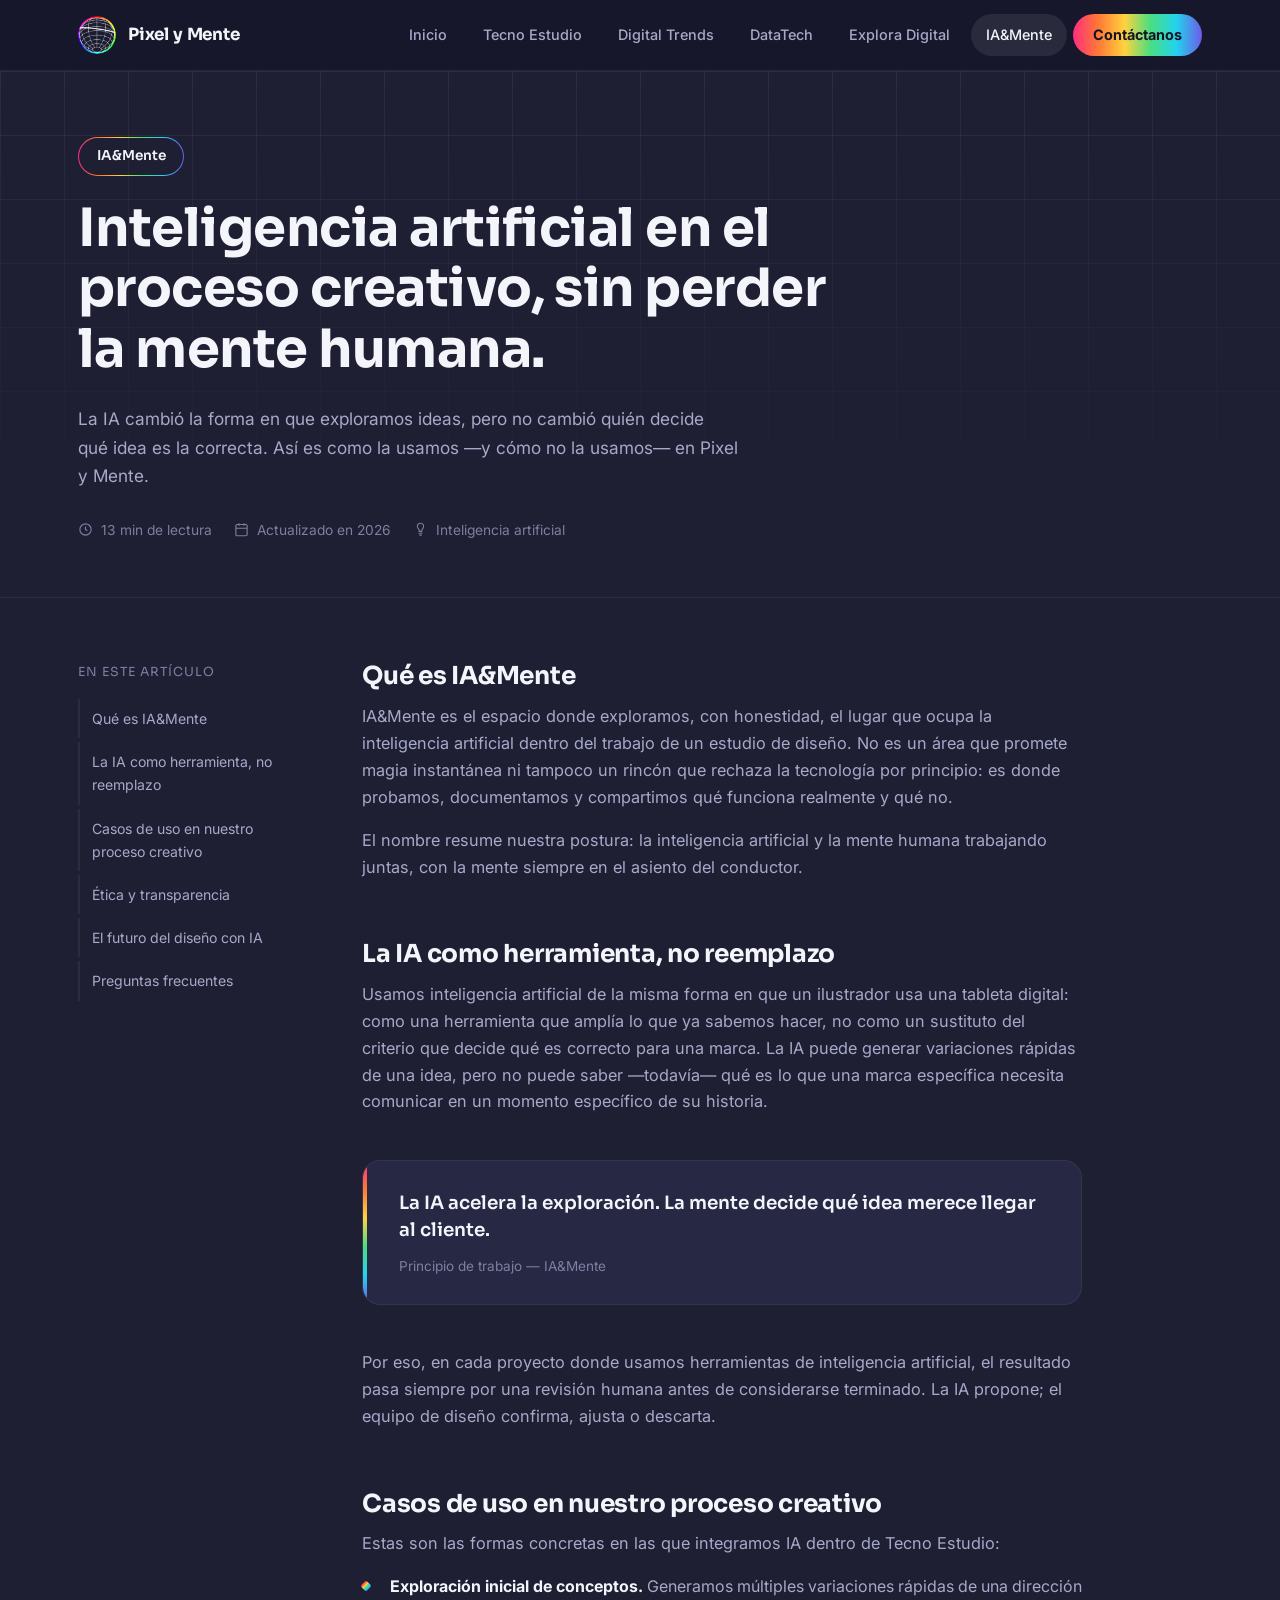
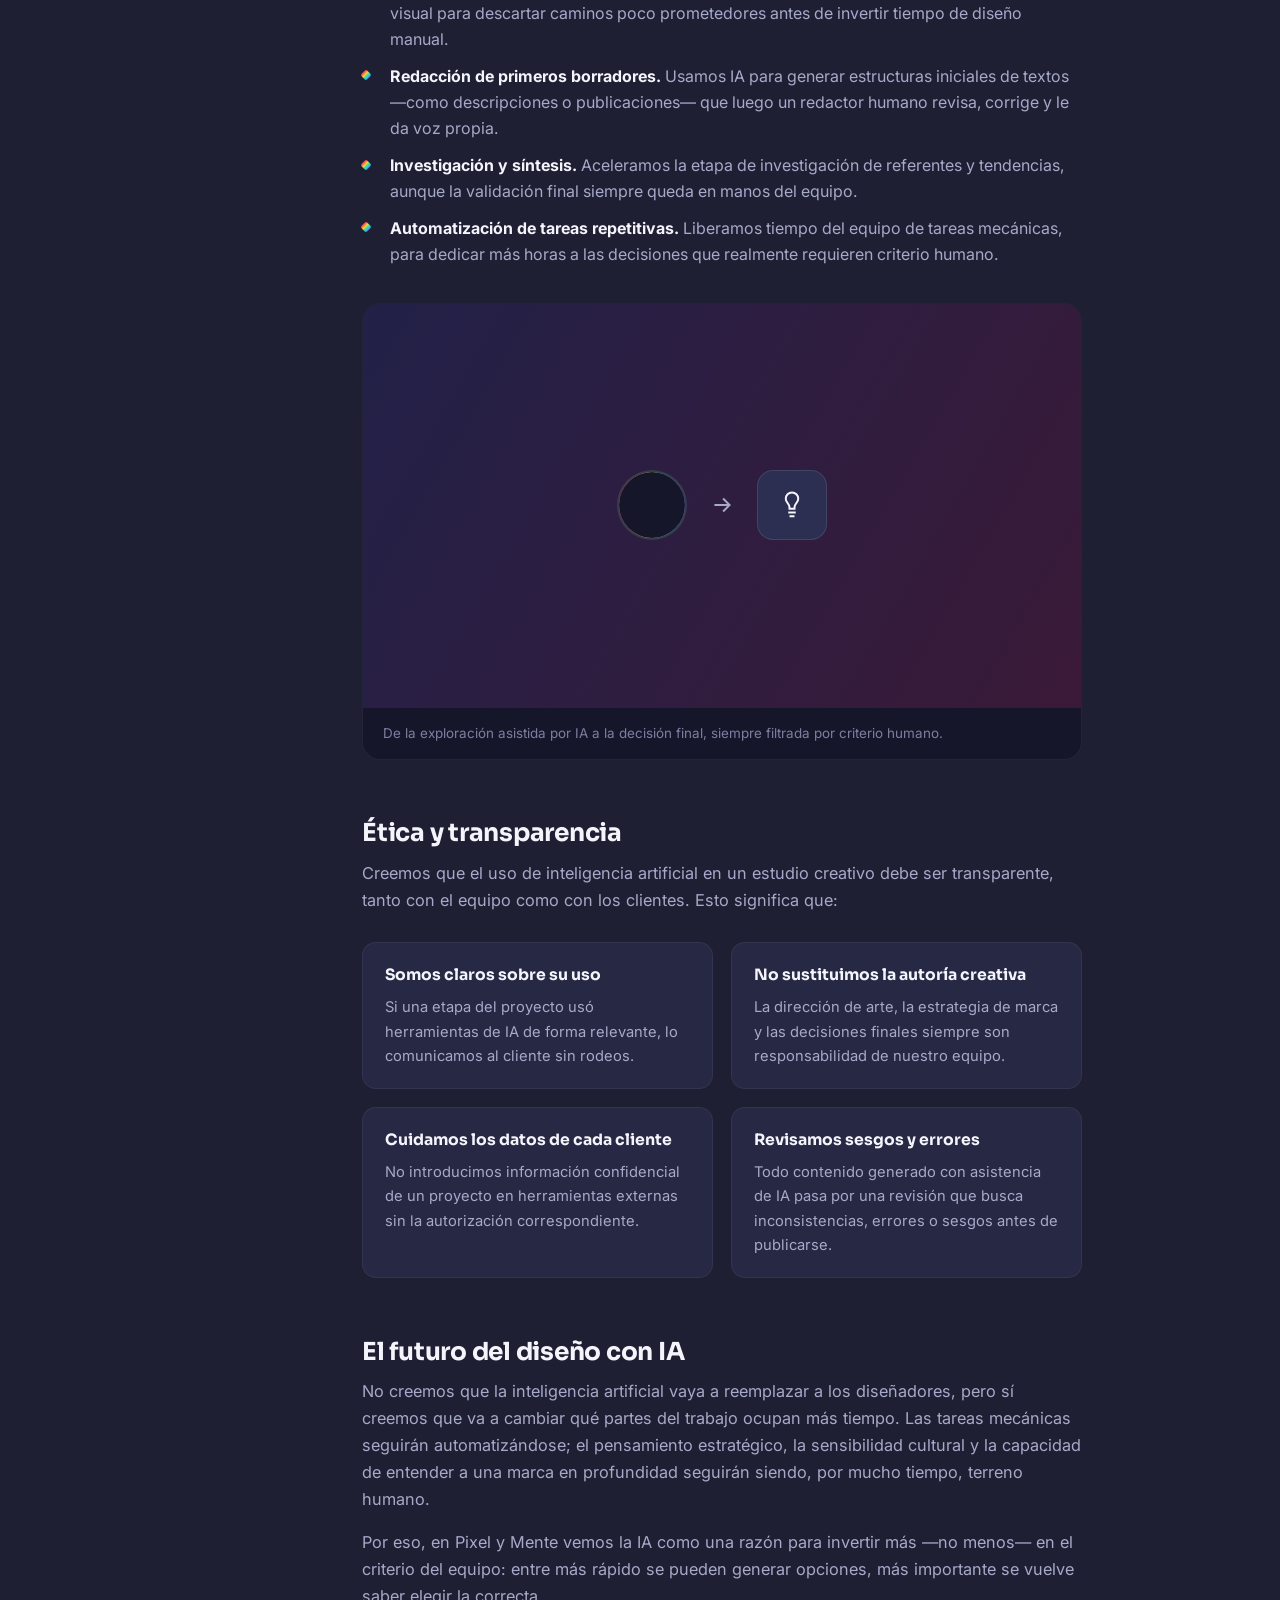
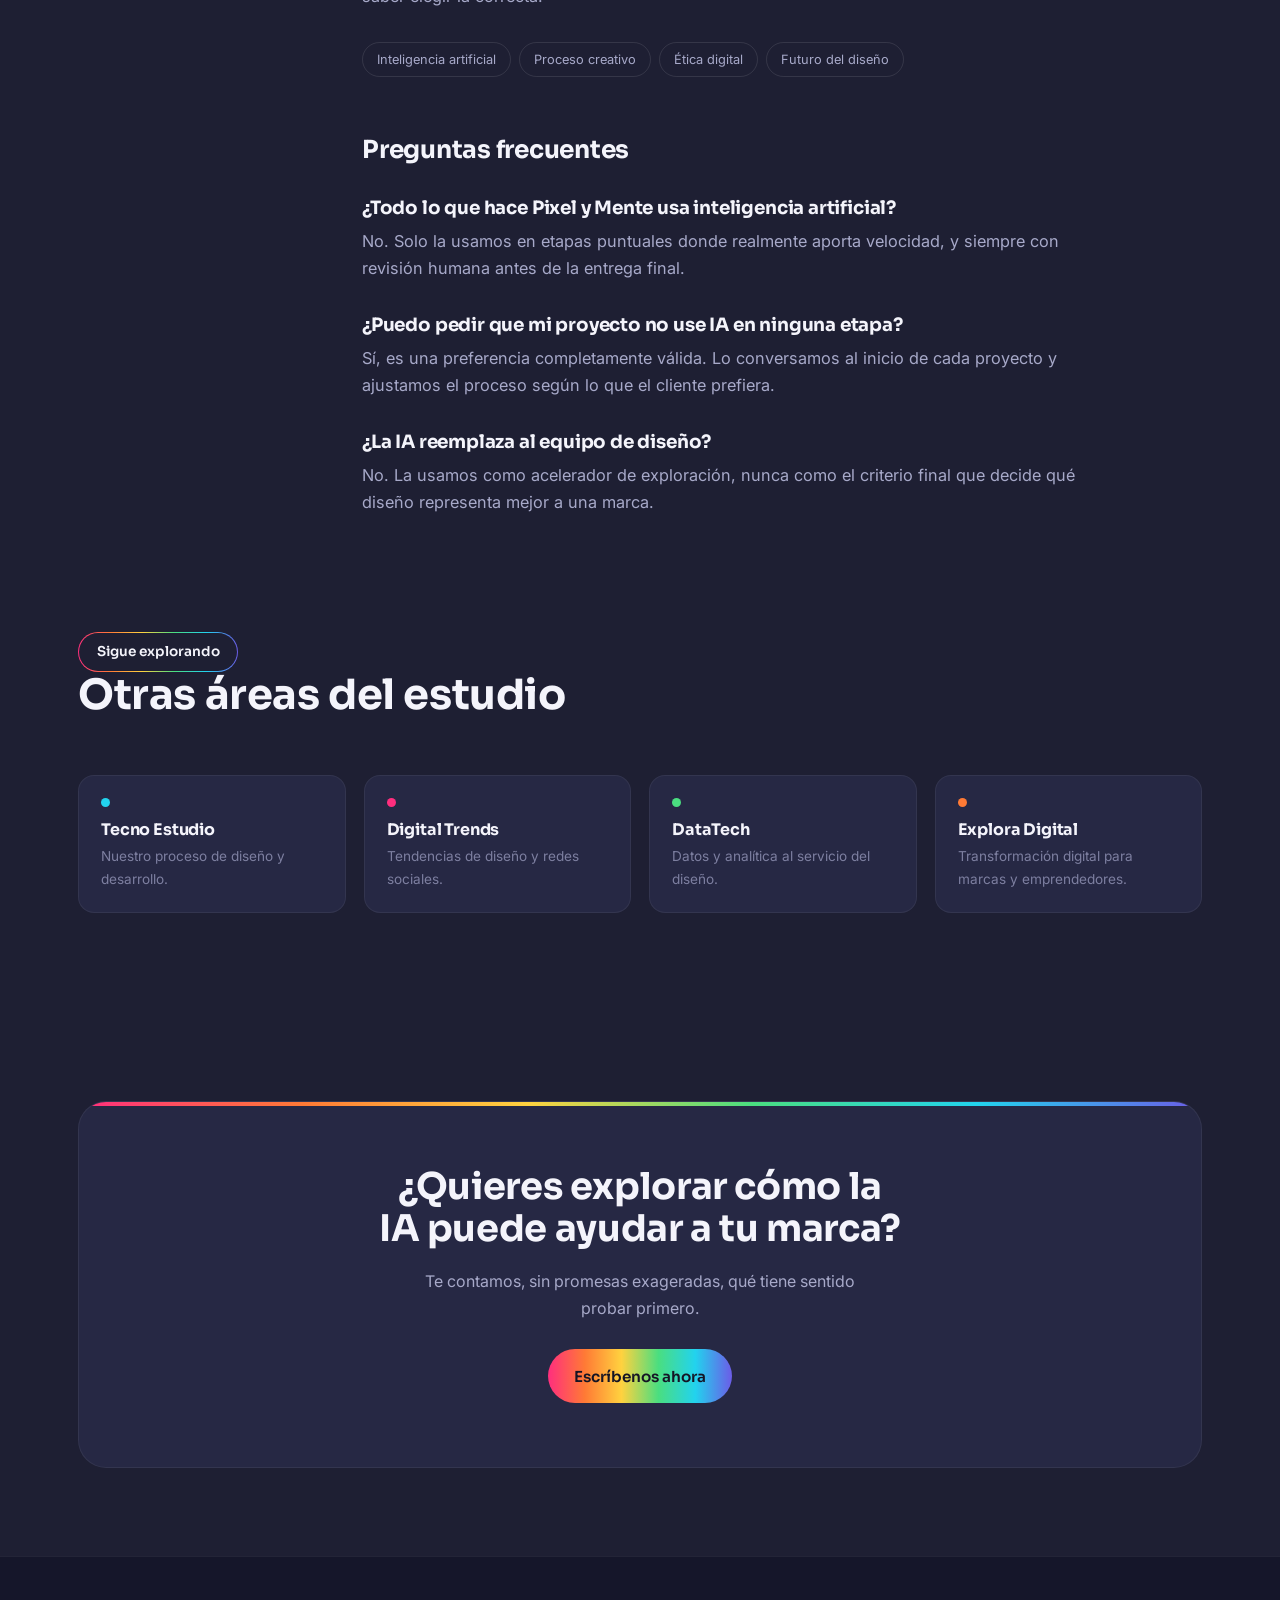
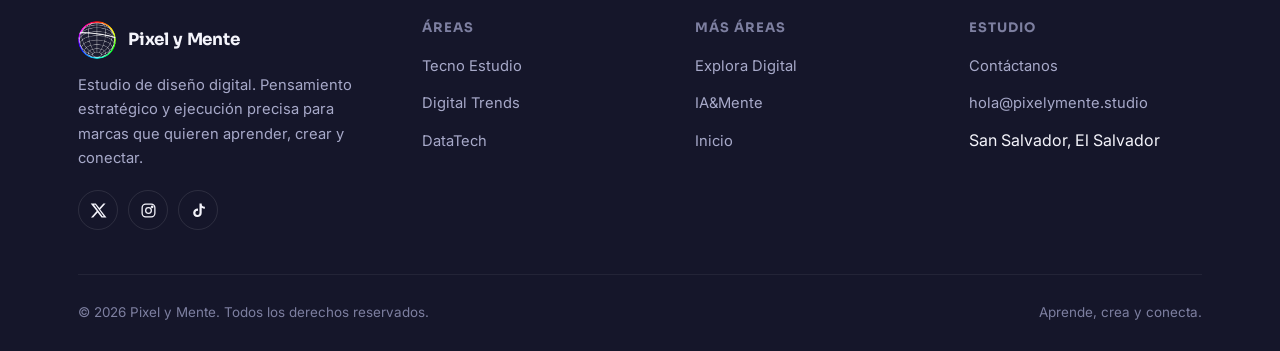
<file: ia-mente.html>
<!DOCTYPE html>
<html lang="es">
<head>
<meta charset="UTF-8">
<meta name="viewport" content="width=device-width, initial-scale=1, viewport-fit=cover">
<title>IA&amp;Mente — Pixel y Mente</title>
<meta name="description" content="Cómo integramos inteligencia artificial en el proceso creativo de Pixel y Mente, sin perder el criterio humano: casos de uso, ética y el futuro del diseño con IA.">
<link rel="icon" href="assets/favicon.ico" sizes="any">
<link rel="icon" href="assets/favicon-32.png" type="image/png" sizes="32x32">
<link rel="icon" href="assets/favicon-192.png" type="image/png" sizes="192x192">
<link rel="apple-touch-icon" href="assets/apple-touch-icon.png">
<meta name="theme-color" content="#15162a">
<link rel="preconnect" href="https://fonts.googleapis.com">
<link rel="preconnect" href="https://fonts.gstatic.com" crossorigin>
<link href="https://fonts.googleapis.com/css2?family=Sora:wght@400;500;600;700;800&family=Inter:wght@400;500;600;700&display=swap" rel="stylesheet">
<link rel="stylesheet" href="css/styles.css">
</head>
<body>

<header class="site-header">
  <nav class="nav">
    <a href="index.html#inicio" class="brand">
      <img src="assets/logo-mark.png" alt="Pixel y Mente" width="38" height="38">
      <span>Pixel y Mente</span>
    </a>
    <button class="nav-toggle" aria-label="Abrir menú" aria-expanded="false">
      <svg viewBox="0 0 24 24" fill="none" stroke="currentColor" stroke-width="2" stroke-linecap="round"><line x1="3" y1="6" x2="21" y2="6"/><line x1="3" y1="12" x2="21" y2="12"/><line x1="3" y1="18" x2="21" y2="18"/></svg>
    </button>
    <div class="nav-links">
      <a href="index.html#inicio" data-page="index.html">Inicio</a>
      <a href="tecno-estudio.html" data-page="tecno-estudio.html">Tecno Estudio</a>
      <a href="digital-trends.html" data-page="digital-trends.html">Digital Trends</a>
      <a href="datatech.html" data-page="datatech.html">DataTech</a>
      <a href="explora-digital.html" data-page="explora-digital.html">Explora Digital</a>
      <a href="ia-mente.html" data-page="ia-mente.html" class="active">IA&amp;Mente</a>
      <a href="index.html#contacto" class="nav-cta">Contáctanos</a>
    </div>
  </nav>
</header>

<main>
  <section class="article-hero">
    <div class="grid-veil" aria-hidden="true"></div>
    <div class="wrap">
      <span class="pill">IA&amp;Mente</span>
      <h1>Inteligencia artificial en el proceso creativo, sin perder la mente humana.</h1>
      <p class="lead">La IA cambió la forma en que exploramos ideas, pero no cambió quién decide qué idea es la correcta. Así es como la usamos —y cómo no la usamos— en Pixel y Mente.</p>
      <div class="article-meta">
        <span><svg width="15" height="15" viewBox="0 0 24 24" fill="none" stroke="currentColor" stroke-width="1.8"><circle cx="12" cy="12" r="9"/><path d="M12 7v5l3 2"/></svg> 13 min de lectura</span>
        <span><svg width="15" height="15" viewBox="0 0 24 24" fill="none" stroke="currentColor" stroke-width="1.8"><rect x="3" y="4" width="18" height="18" rx="2"/><path d="M8 2v4M16 2v4M3 10h18"/></svg> Actualizado en 2026</span>
        <span><svg width="15" height="15" viewBox="0 0 24 24" fill="none" stroke="currentColor" stroke-width="1.8"><path d="M12 2a5 5 0 0 0-5 5c0 1.6.7 2.6 1.5 3.5C9.2 11.3 10 12.3 10 14v1h4v-1c0-1.7.8-2.7 1.5-3.5.8-.9 1.5-1.9 1.5-3.5a5 5 0 0 0-5-5Z"/><path d="M9 18h6M10 21h4"/></svg> Inteligencia artificial</span>
      </div>
    </div>
  </section>

  <section class="wrap article-body">
    <aside class="toc">
      <div class="toc-label">En este artículo</div>
      <a href="#que-es">Qué es IA&amp;Mente</a>
      <a href="#herramienta">La IA como herramienta, no reemplazo</a>
      <a href="#casos">Casos de uso en nuestro proceso creativo</a>
      <a href="#etica">Ética y transparencia</a>
      <a href="#futuro">El futuro del diseño con IA</a>
      <a href="#faq">Preguntas frecuentes</a>
    </aside>

    <article class="prose">
      <h2 id="que-es">Qué es IA&amp;Mente</h2>
      <p>IA&amp;Mente es el espacio donde exploramos, con honestidad, el lugar que ocupa la inteligencia artificial dentro del trabajo de un estudio de diseño. No es un área que promete magia instantánea ni tampoco un rincón que rechaza la tecnología por principio: es donde probamos, documentamos y compartimos qué funciona realmente y qué no.</p>
      <p>El nombre resume nuestra postura: la inteligencia artificial y la mente humana trabajando juntas, con la mente siempre en el asiento del conductor.</p>

      <h2 id="herramienta">La IA como herramienta, no reemplazo</h2>
      <p>Usamos inteligencia artificial de la misma forma en que un ilustrador usa una tableta digital: como una herramienta que amplía lo que ya sabemos hacer, no como un sustituto del criterio que decide qué es correcto para una marca. La IA puede generar variaciones rápidas de una idea, pero no puede saber —todavía— qué es lo que una marca específica necesita comunicar en un momento específico de su historia.</p>

      <div class="pull-quote">
        La IA acelera la exploración. La mente decide qué idea merece llegar al cliente.
        <cite>Principio de trabajo — IA&amp;Mente</cite>
      </div>

      <p>Por eso, en cada proyecto donde usamos herramientas de inteligencia artificial, el resultado pasa siempre por una revisión humana antes de considerarse terminado. La IA propone; el equipo de diseño confirma, ajusta o descarta.</p>

      <h2 id="casos">Casos de uso en nuestro proceso creativo</h2>
      <p>Estas son las formas concretas en las que integramos IA dentro de Tecno Estudio:</p>
      <ul>
        <li><strong>Exploración inicial de conceptos.</strong> Generamos múltiples variaciones rápidas de una dirección visual para descartar caminos poco prometedores antes de invertir tiempo de diseño manual.</li>
        <li><strong>Redacción de primeros borradores.</strong> Usamos IA para generar estructuras iniciales de textos —como descripciones o publicaciones— que luego un redactor humano revisa, corrige y le da voz propia.</li>
        <li><strong>Investigación y síntesis.</strong> Aceleramos la etapa de investigación de referentes y tendencias, aunque la validación final siempre queda en manos del equipo.</li>
        <li><strong>Automatización de tareas repetitivas.</strong> Liberamos tiempo del equipo de tareas mecánicas, para dedicar más horas a las decisiones que realmente requieren criterio humano.</li>
      </ul>

      <div class="figure-block">
        <div class="frame" style="background:linear-gradient(120deg, rgba(108,92,231,.16), rgba(255,46,126,.16));">
          <div style="display:flex; align-items:center; gap:22px;">
            <div class="planet-mark" style="--size:70px;"></div>
            <svg width="26" height="26" viewBox="0 0 24 24" fill="none" stroke="var(--text-muted)" stroke-width="1.8"><path d="M5 12h14M13 6l6 6-6 6"/></svg>
            <div style="width:70px; height:70px; border-radius:16px; background:var(--surface-2); border:1px solid var(--line); display:flex; align-items:center; justify-content:center;">
              <svg width="30" height="30" viewBox="0 0 24 24" fill="none" stroke="var(--text)" stroke-width="1.6"><path d="M12 2a5 5 0 0 0-5 5c0 1.6.7 2.6 1.5 3.5C9.2 11.3 10 12.3 10 14v1h4v-1c0-1.7.8-2.7 1.5-3.5.8-.9 1.5-1.9 1.5-3.5a5 5 0 0 0-5-5Z"/><path d="M9 18h6M10 21h4"/></svg>
            </div>
          </div>
        </div>
        <figcaption>De la exploración asistida por IA a la decisión final, siempre filtrada por criterio humano.</figcaption>
      </div>

      <h2 id="etica">Ética y transparencia</h2>
      <p>Creemos que el uso de inteligencia artificial en un estudio creativo debe ser transparente, tanto con el equipo como con los clientes. Esto significa que:</p>
      <dl class="definition-grid">
        <div class="definition">
          <dt>Somos claros sobre su uso</dt>
          <dd>Si una etapa del proyecto usó herramientas de IA de forma relevante, lo comunicamos al cliente sin rodeos.</dd>
        </div>
        <div class="definition">
          <dt>No sustituimos la autoría creativa</dt>
          <dd>La dirección de arte, la estrategia de marca y las decisiones finales siempre son responsabilidad de nuestro equipo.</dd>
        </div>
        <div class="definition">
          <dt>Cuidamos los datos de cada cliente</dt>
          <dd>No introducimos información confidencial de un proyecto en herramientas externas sin la autorización correspondiente.</dd>
        </div>
        <div class="definition">
          <dt>Revisamos sesgos y errores</dt>
          <dd>Todo contenido generado con asistencia de IA pasa por una revisión que busca inconsistencias, errores o sesgos antes de publicarse.</dd>
        </div>
      </dl>

      <h2 id="futuro">El futuro del diseño con IA</h2>
      <p>No creemos que la inteligencia artificial vaya a reemplazar a los diseñadores, pero sí creemos que va a cambiar qué partes del trabajo ocupan más tiempo. Las tareas mecánicas seguirán automatizándose; el pensamiento estratégico, la sensibilidad cultural y la capacidad de entender a una marca en profundidad seguirán siendo, por mucho tiempo, terreno humano.</p>
      <p>Por eso, en Pixel y Mente vemos la IA como una razón para invertir más —no menos— en el criterio del equipo: entre más rápido se pueden generar opciones, más importante se vuelve saber elegir la correcta.</p>

      <div class="tag-row">
        <span class="tag">Inteligencia artificial</span>
        <span class="tag">Proceso creativo</span>
        <span class="tag">Ética digital</span>
        <span class="tag">Futuro del diseño</span>
      </div>

      <h2 id="faq">Preguntas frecuentes</h2>
      <h3>¿Todo lo que hace Pixel y Mente usa inteligencia artificial?</h3>
      <p>No. Solo la usamos en etapas puntuales donde realmente aporta velocidad, y siempre con revisión humana antes de la entrega final.</p>
      <h3>¿Puedo pedir que mi proyecto no use IA en ninguna etapa?</h3>
      <p>Sí, es una preferencia completamente válida. Lo conversamos al inicio de cada proyecto y ajustamos el proceso según lo que el cliente prefiera.</p>
      <h3>¿La IA reemplaza al equipo de diseño?</h3>
      <p>No. La usamos como acelerador de exploración, nunca como el criterio final que decide qué diseño representa mejor a una marca.</p>
    </article>
  </section>

  <section class="related">
    <div class="wrap">
      <div class="section-head reveal">
        <span class="pill">Sigue explorando</span>
        <h2>Otras áreas del estudio</h2>
      </div>
      <div class="related-grid">
        <a href="tecno-estudio.html" class="related-card reveal">
          <div class="tag-dot" style="background:var(--celeste);"></div>
          <h4>Tecno Estudio</h4>
          <p>Nuestro proceso de diseño y desarrollo.</p>
        </a>
        <a href="digital-trends.html" class="related-card reveal">
          <div class="tag-dot" style="background:var(--magenta);"></div>
          <h4>Digital Trends</h4>
          <p>Tendencias de diseño y redes sociales.</p>
        </a>
        <a href="datatech.html" class="related-card reveal">
          <div class="tag-dot" style="background:var(--verde);"></div>
          <h4>DataTech</h4>
          <p>Datos y analítica al servicio del diseño.</p>
        </a>
        <a href="explora-digital.html" class="related-card reveal">
          <div class="tag-dot" style="background:var(--naranja);"></div>
          <h4>Explora Digital</h4>
          <p>Transformación digital para marcas y emprendedores.</p>
        </a>
      </div>
    </div>
  </section>

  <section class="section--tight">
    <div class="wrap">
      <div class="cta-band reveal">
        <h2>¿Quieres explorar cómo la IA puede ayudar a tu marca?</h2>
        <p>Te contamos, sin promesas exageradas, qué tiene sentido probar primero.</p>
        <div class="btn-row">
          <a href="index.html#contacto" class="btn btn-primary">Escríbenos ahora</a>
        </div>
      </div>
    </div>
  </section>
</main>

<footer class="site-footer">
  <div class="wrap">
    <div class="footer-grid">
      <div class="footer-brand">
        <a href="index.html#inicio" class="brand">
          <img src="assets/logo-mark.png" alt="Pixel y Mente" width="38" height="38">
          <span>Pixel y Mente</span>
        </a>
        <p>Estudio de diseño digital. Pensamiento estratégico y ejecución precisa para marcas que quieren aprender, crear y conectar.</p>
        <div class="social-row" style="margin-top:20px;">
          <a href="https://x.com/pixelymente" aria-label="Pixel y Mente en X" target="_blank" rel="noopener">
            <svg viewBox="0 0 24 24" fill="currentColor"><path d="M18.9 2H22l-7.6 8.7L23.3 22h-7l-5.5-7.2L4.5 22H1.4l8.1-9.3L1 2h7.2l5 6.6L18.9 2Zm-1.2 18h1.7L7.4 3.9H5.6L17.7 20Z"/></svg>
          </a>
          <a href="https://www.instagram.com/pixel_ymente/" aria-label="Pixel y Mente en Instagram" target="_blank" rel="noopener">
            <svg viewBox="0 0 24 24" fill="none" stroke="currentColor" stroke-width="1.8"><rect x="3" y="3" width="18" height="18" rx="5"/><circle cx="12" cy="12" r="4"/><circle cx="17.2" cy="6.8" r="1"/></svg>
          </a>
          <a href="https://www.tiktok.com/@pixelymente" aria-label="Pixel y Mente en TikTok" target="_blank" rel="noopener">
            <svg viewBox="0 0 24 24" fill="currentColor"><path d="M16.5 2h-3.1v13.4a2.9 2.9 0 1 1-2.1-2.8V9.4a6 6 0 1 0 5.2 6V8.2a7.6 7.6 0 0 0 4.5 1.5V6.6a4.4 4.4 0 0 1-4.5-4.6Z"/></svg>
          </a>
        </div>
      </div>
      <div class="footer-col">
        <h4>Áreas</h4>
        <ul>
          <li><a href="tecno-estudio.html">Tecno Estudio</a></li>
          <li><a href="digital-trends.html">Digital Trends</a></li>
          <li><a href="datatech.html">DataTech</a></li>
        </ul>
      </div>
      <div class="footer-col">
        <h4>Más áreas</h4>
        <ul>
          <li><a href="explora-digital.html">Explora Digital</a></li>
          <li><a href="ia-mente.html">IA&amp;Mente</a></li>
          <li><a href="index.html#inicio">Inicio</a></li>
        </ul>
      </div>
      <div class="footer-col">
        <h4>Estudio</h4>
        <ul>
          <li><a href="index.html#contacto">Contáctanos</a></li>
          <li><a href="mailto:hola@pixelymente.studio">hola@pixelymente.studio</a></li>
          <li>San Salvador, El Salvador</li>
        </ul>
      </div>
    </div>
    <div class="footer-bottom">
      <span>© <span data-year>2026</span> Pixel y Mente. Todos los derechos reservados.</span>
      <span>Aprende, crea y conecta.</span>
    </div>
  </div>
</footer>

<script src="js/main.js"></script>
</body>
</html>
</file>
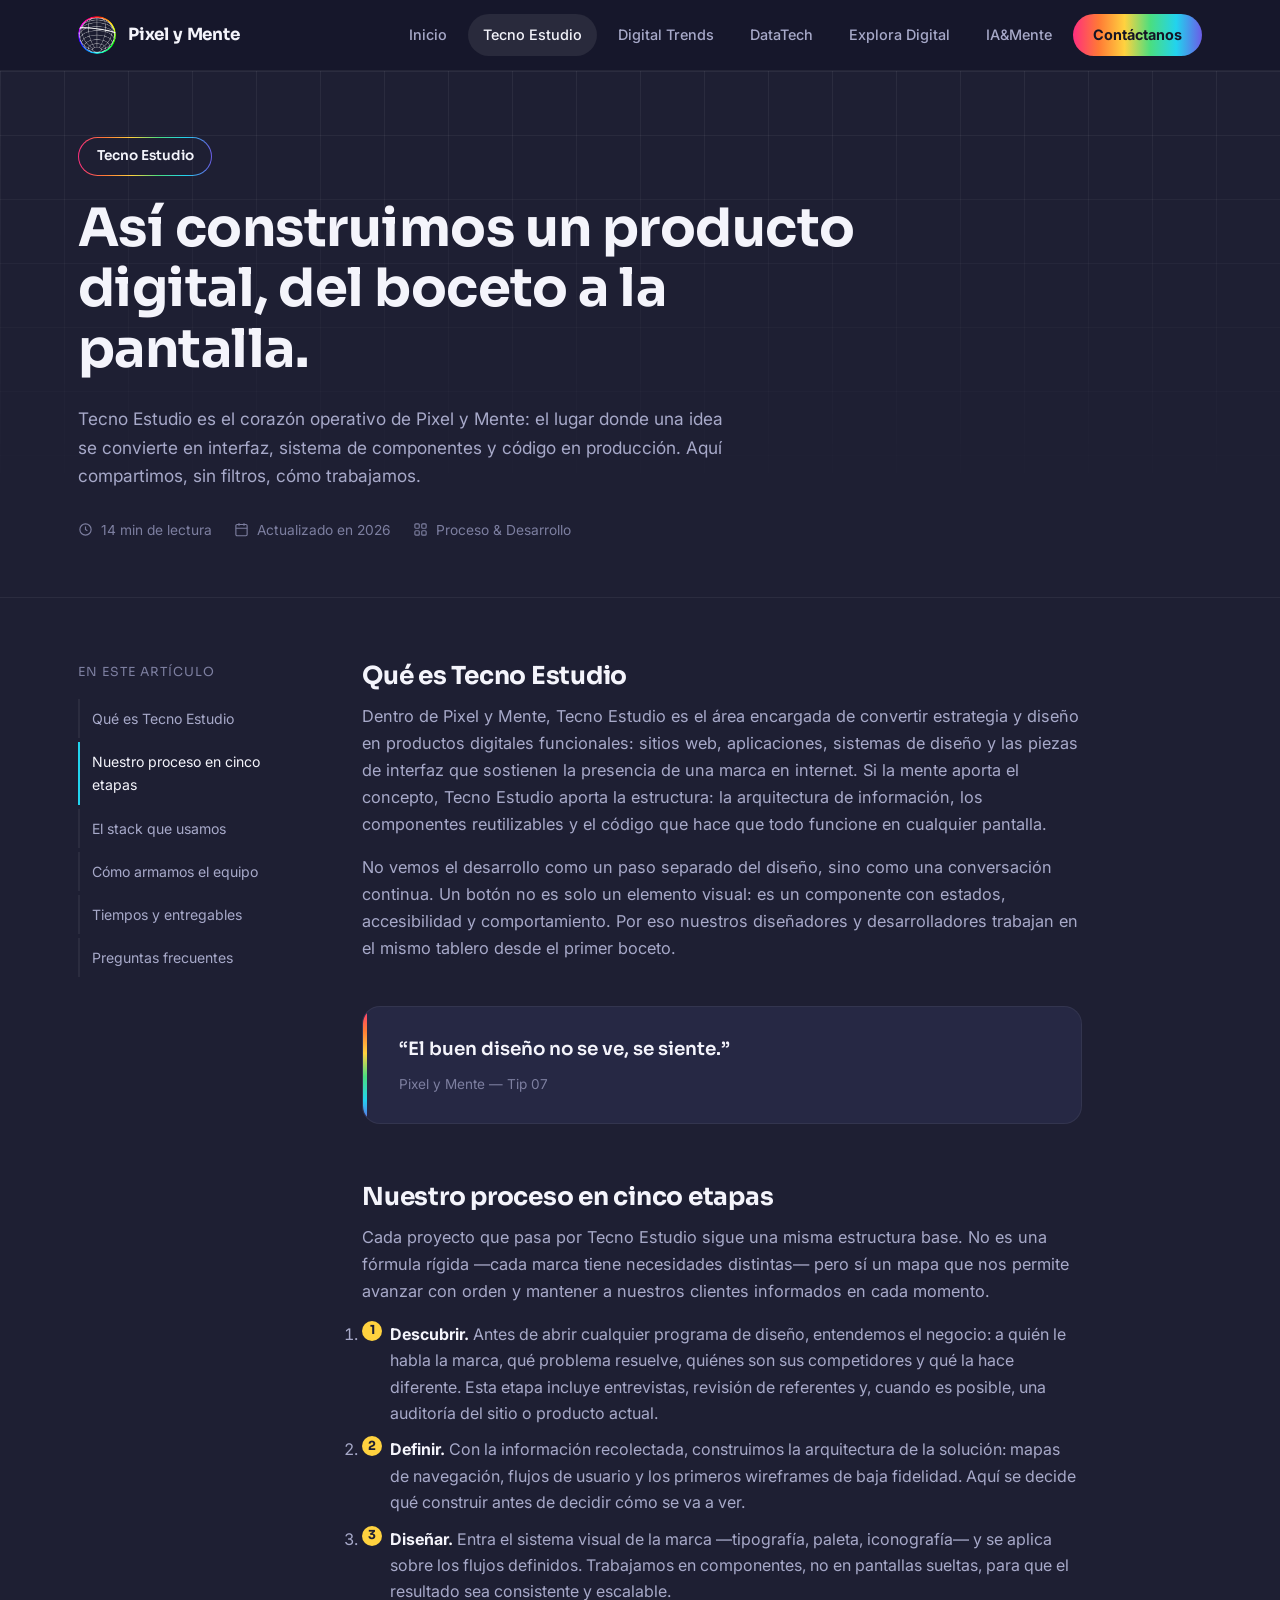
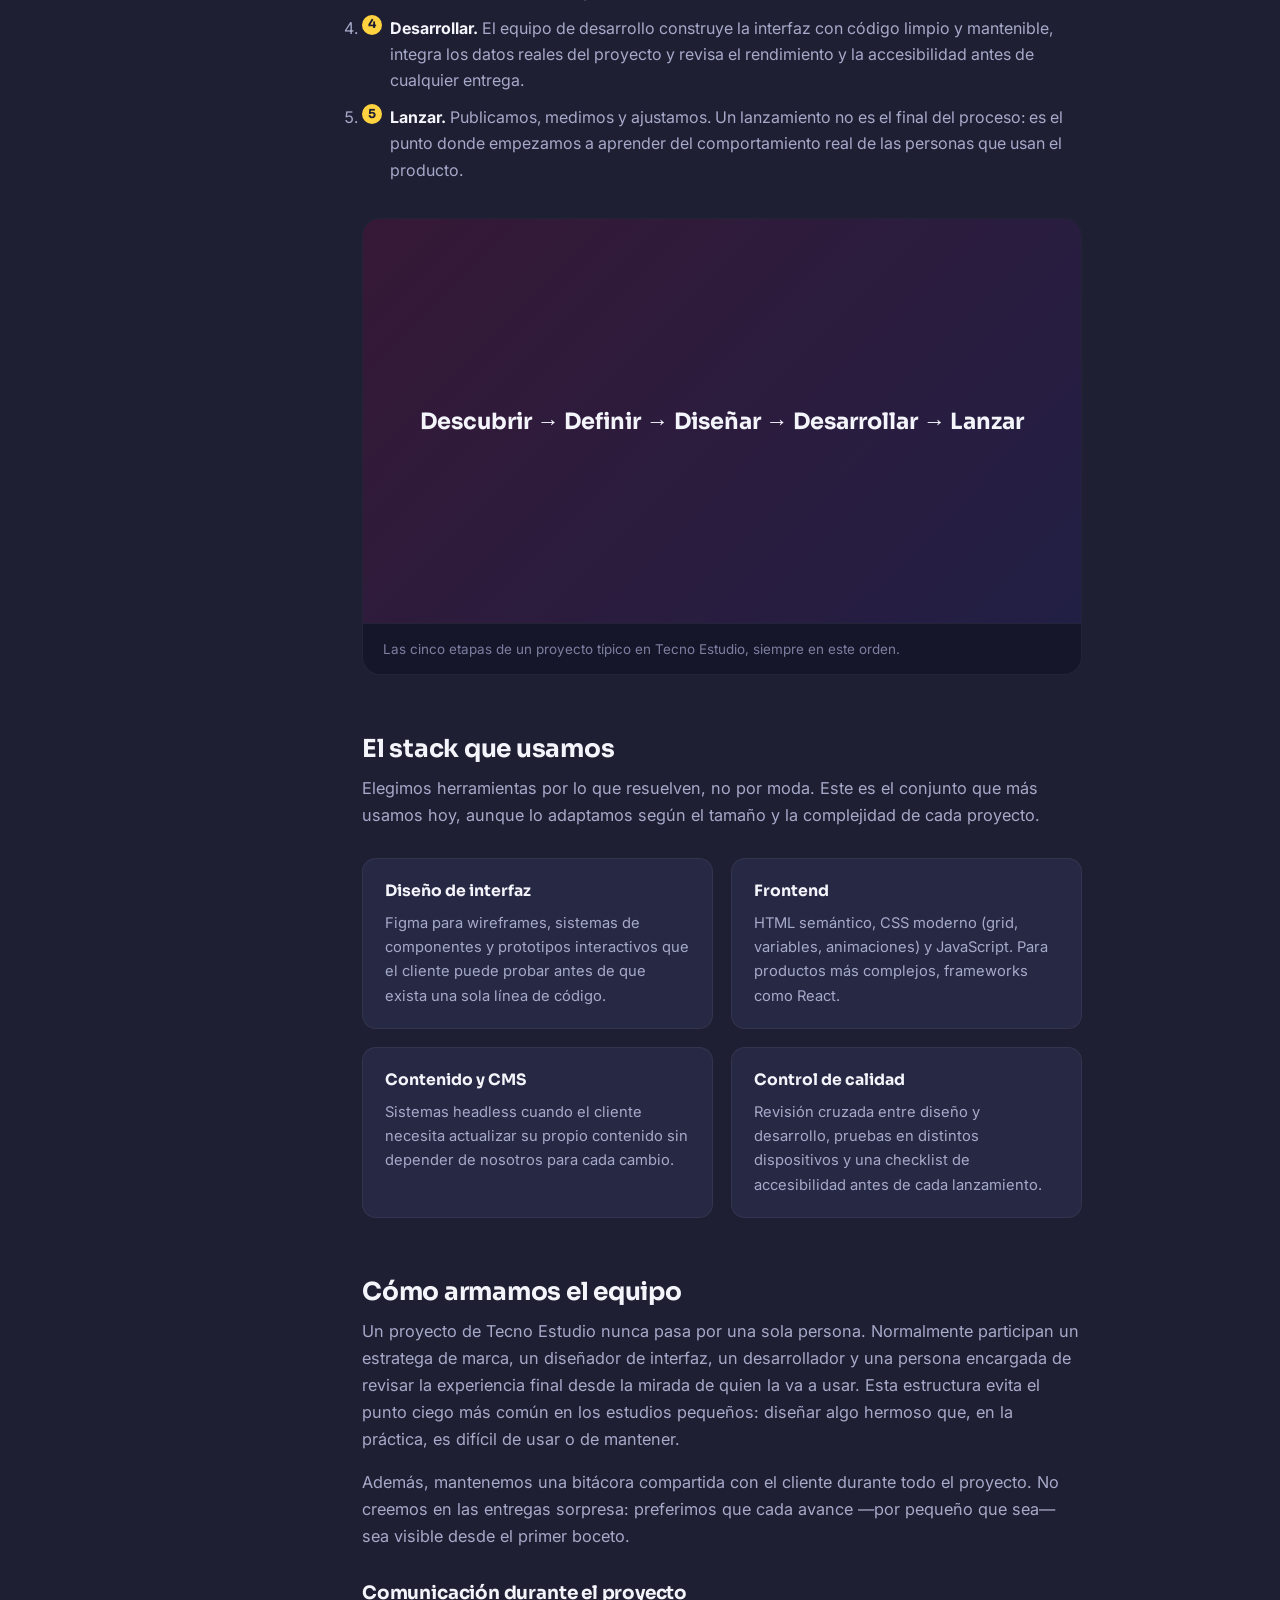
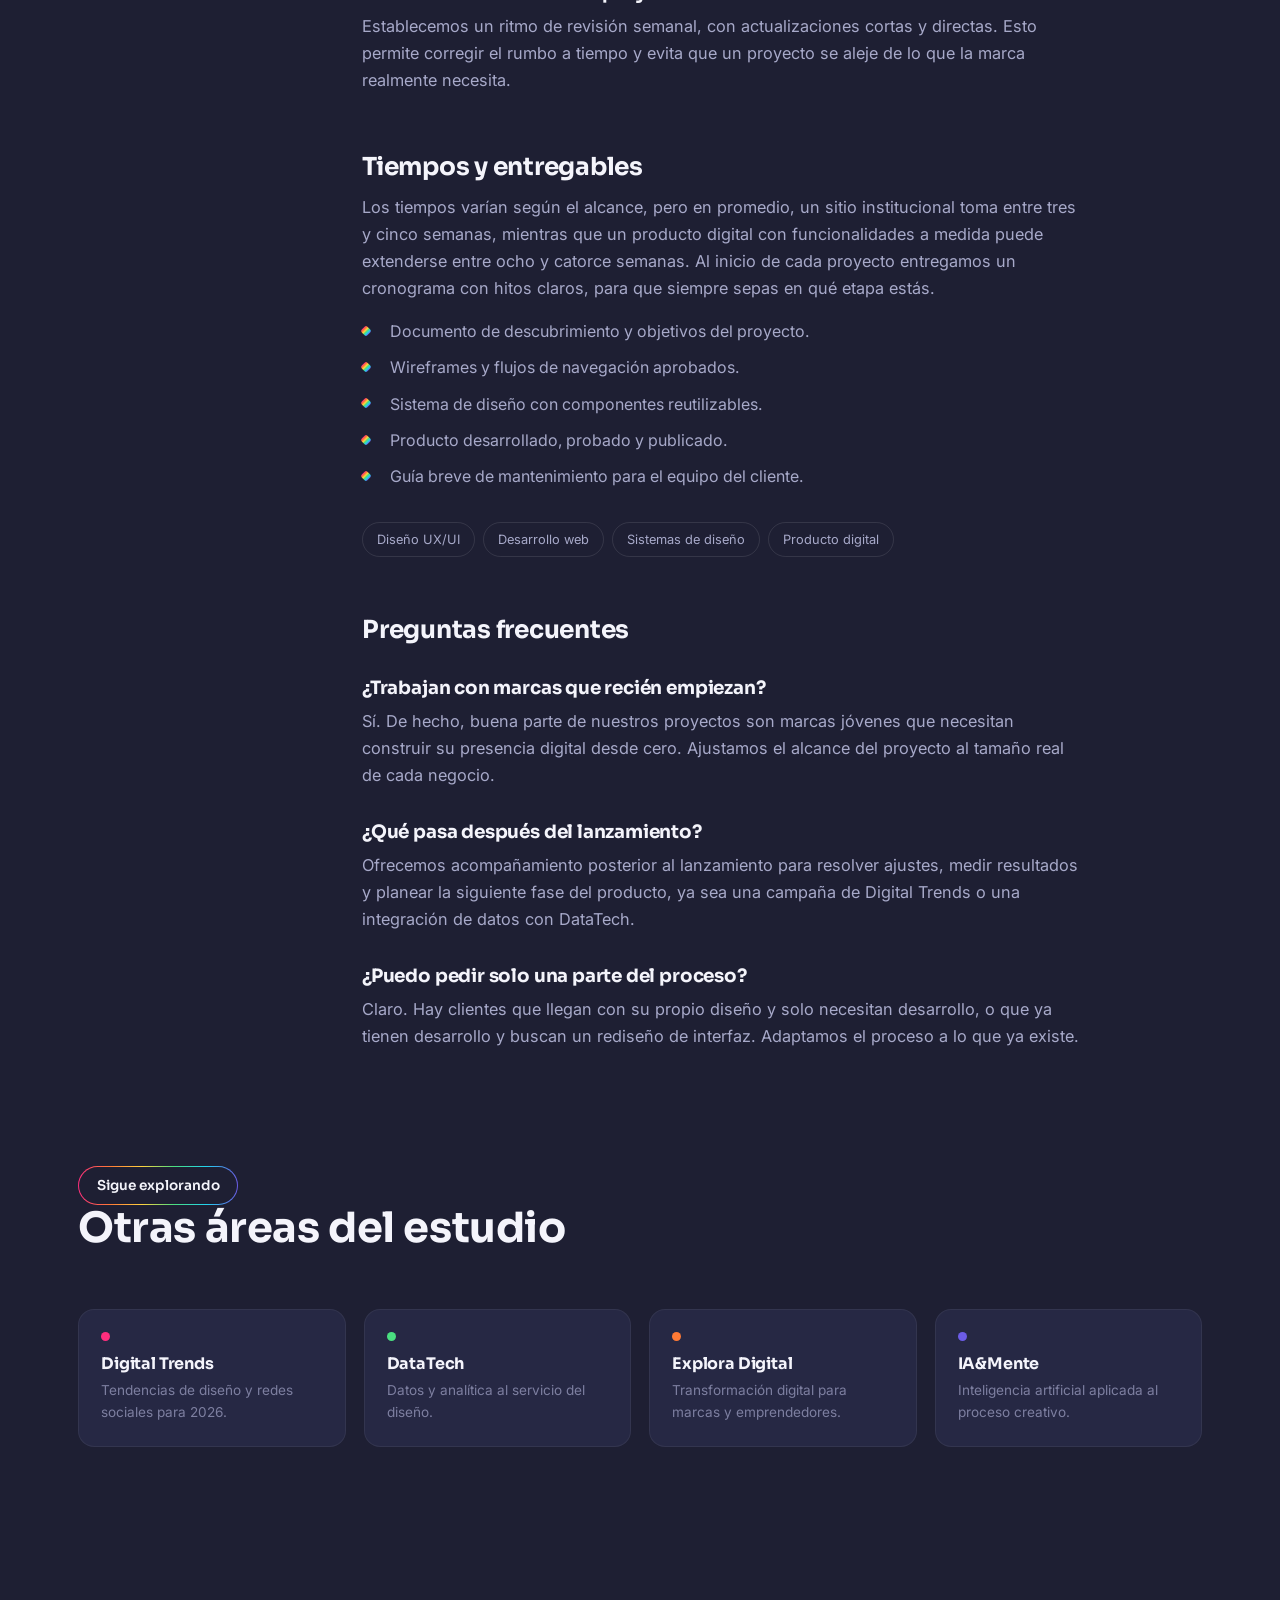
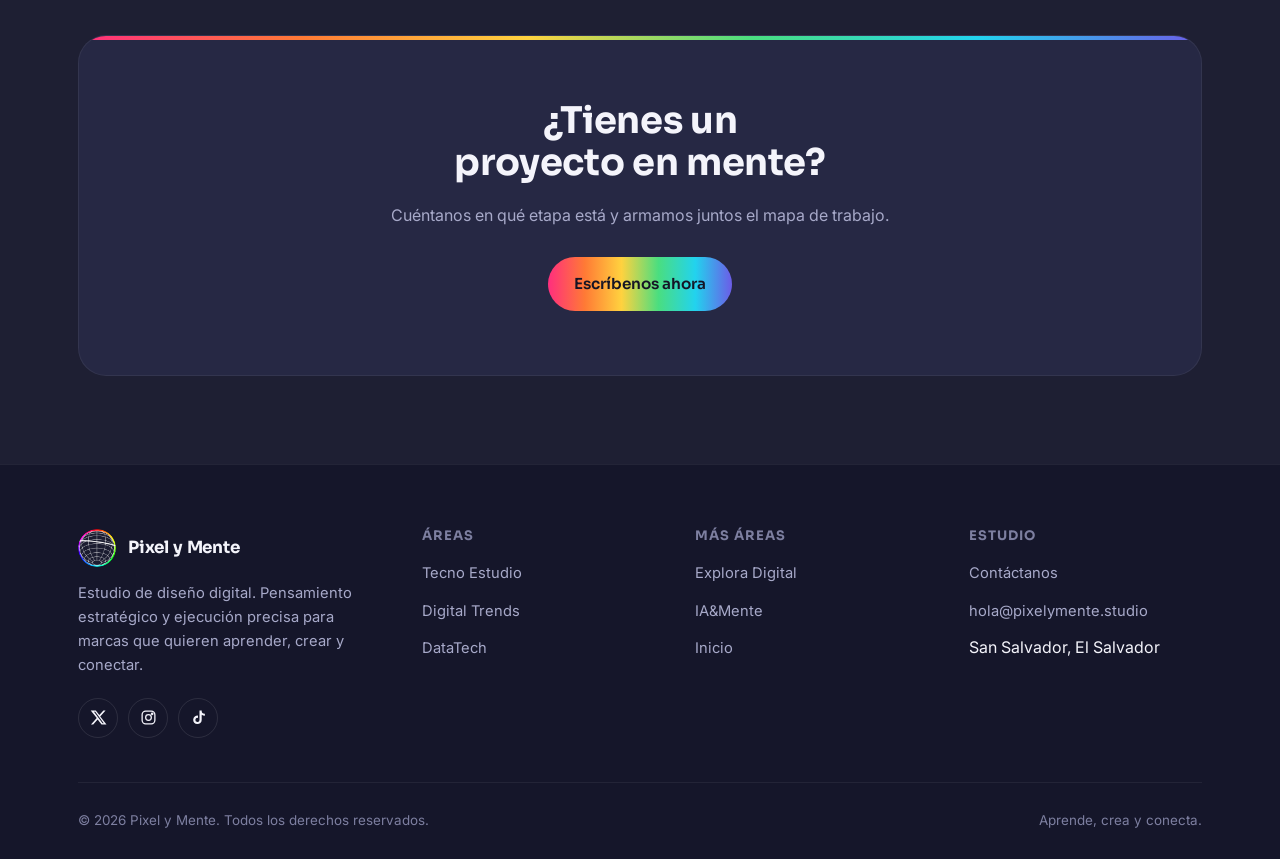
<file: tecno-estudio.html>
<!DOCTYPE html>
<html lang="es">
<head>
<meta charset="UTF-8">
<meta name="viewport" content="width=device-width, initial-scale=1, viewport-fit=cover">
<title>Tecno Estudio — Pixel y Mente</title>
<meta name="description" content="Cómo trabaja Tecno Estudio: nuestro proceso de diseño y desarrollo, el stack tecnológico que usamos y cómo estructuramos cada proyecto digital de principio a fin.">
<link rel="icon" href="assets/favicon.ico" sizes="any">
<link rel="icon" href="assets/favicon-32.png" type="image/png" sizes="32x32">
<link rel="icon" href="assets/favicon-192.png" type="image/png" sizes="192x192">
<link rel="apple-touch-icon" href="assets/apple-touch-icon.png">
<meta name="theme-color" content="#15162a">
<link rel="preconnect" href="https://fonts.googleapis.com">
<link rel="preconnect" href="https://fonts.gstatic.com" crossorigin>
<link href="https://fonts.googleapis.com/css2?family=Sora:wght@400;500;600;700;800&family=Inter:wght@400;500;600;700&display=swap" rel="stylesheet">
<link rel="stylesheet" href="css/styles.css">
</head>
<body>

<header class="site-header">
  <nav class="nav">
    <a href="index.html#inicio" class="brand">
      <img src="assets/logo-mark.png" alt="Pixel y Mente" width="38" height="38">
      <span>Pixel y Mente</span>
    </a>
    <button class="nav-toggle" aria-label="Abrir menú" aria-expanded="false">
      <svg viewBox="0 0 24 24" fill="none" stroke="currentColor" stroke-width="2" stroke-linecap="round"><line x1="3" y1="6" x2="21" y2="6"/><line x1="3" y1="12" x2="21" y2="12"/><line x1="3" y1="18" x2="21" y2="18"/></svg>
    </button>
    <div class="nav-links">
      <a href="index.html#inicio" data-page="index.html">Inicio</a>
      <a href="tecno-estudio.html" data-page="tecno-estudio.html" class="active">Tecno Estudio</a>
      <a href="digital-trends.html" data-page="digital-trends.html">Digital Trends</a>
      <a href="datatech.html" data-page="datatech.html">DataTech</a>
      <a href="explora-digital.html" data-page="explora-digital.html">Explora Digital</a>
      <a href="ia-mente.html" data-page="ia-mente.html">IA&amp;Mente</a>
      <a href="index.html#contacto" class="nav-cta">Contáctanos</a>
    </div>
  </nav>
</header>

<main>
  <!-- ================= HERO DEL ARTÍCULO ================= -->
  <section class="article-hero">
    <div class="grid-veil" aria-hidden="true"></div>
    <div class="wrap">
      <span class="pill">Tecno Estudio</span>
      <h1>Así construimos un producto digital, del boceto a la pantalla.</h1>
      <p class="lead">Tecno Estudio es el corazón operativo de Pixel y Mente: el lugar donde una idea se convierte en interfaz, sistema de componentes y código en producción. Aquí compartimos, sin filtros, cómo trabajamos.</p>
      <div class="article-meta">
        <span><svg width="15" height="15" viewBox="0 0 24 24" fill="none" stroke="currentColor" stroke-width="1.8"><circle cx="12" cy="12" r="9"/><path d="M12 7v5l3 2"/></svg> 14 min de lectura</span>
        <span><svg width="15" height="15" viewBox="0 0 24 24" fill="none" stroke="currentColor" stroke-width="1.8"><rect x="3" y="4" width="18" height="18" rx="2"/><path d="M8 2v4M16 2v4M3 10h18"/></svg> Actualizado en 2026</span>
        <span><svg width="15" height="15" viewBox="0 0 24 24" fill="none" stroke="currentColor" stroke-width="1.8"><rect x="3" y="3" width="7" height="7" rx="1.5"/><rect x="14" y="3" width="7" height="7" rx="1.5"/><rect x="3" y="14" width="7" height="7" rx="1.5"/><rect x="14" y="14" width="7" height="7" rx="1.5"/></svg> Proceso &amp; Desarrollo</span>
      </div>
    </div>
  </section>

  <!-- ================= CUERPO DEL ARTÍCULO ================= -->
  <section class="wrap article-body">
    <aside class="toc">
      <div class="toc-label">En este artículo</div>
      <a href="#que-es">Qué es Tecno Estudio</a>
      <a href="#proceso">Nuestro proceso en cinco etapas</a>
      <a href="#stack">El stack que usamos</a>
      <a href="#equipos">Cómo armamos el equipo</a>
      <a href="#tiempos">Tiempos y entregables</a>
      <a href="#faq">Preguntas frecuentes</a>
    </aside>

    <article class="prose">
      <h2 id="que-es">Qué es Tecno Estudio</h2>
      <p>Dentro de Pixel y Mente, Tecno Estudio es el área encargada de convertir estrategia y diseño en productos digitales funcionales: sitios web, aplicaciones, sistemas de diseño y las piezas de interfaz que sostienen la presencia de una marca en internet. Si la mente aporta el concepto, Tecno Estudio aporta la estructura: la arquitectura de información, los componentes reutilizables y el código que hace que todo funcione en cualquier pantalla.</p>
      <p>No vemos el desarrollo como un paso separado del diseño, sino como una conversación continua. Un botón no es solo un elemento visual: es un componente con estados, accesibilidad y comportamiento. Por eso nuestros diseñadores y desarrolladores trabajan en el mismo tablero desde el primer boceto.</p>

      <div class="pull-quote">
        “El buen diseño no se ve, se siente.”
        <cite>Pixel y Mente — Tip 07</cite>
      </div>

      <h2 id="proceso">Nuestro proceso en cinco etapas</h2>
      <p>Cada proyecto que pasa por Tecno Estudio sigue una misma estructura base. No es una fórmula rígida —cada marca tiene necesidades distintas— pero sí un mapa que nos permite avanzar con orden y mantener a nuestros clientes informados en cada momento.</p>

      <ol>
        <li><strong>Descubrir.</strong> Antes de abrir cualquier programa de diseño, entendemos el negocio: a quién le habla la marca, qué problema resuelve, quiénes son sus competidores y qué la hace diferente. Esta etapa incluye entrevistas, revisión de referentes y, cuando es posible, una auditoría del sitio o producto actual.</li>
        <li><strong>Definir.</strong> Con la información recolectada, construimos la arquitectura de la solución: mapas de navegación, flujos de usuario y los primeros wireframes de baja fidelidad. Aquí se decide qué construir antes de decidir cómo se va a ver.</li>
        <li><strong>Diseñar.</strong> Entra el sistema visual de la marca —tipografía, paleta, iconografía— y se aplica sobre los flujos definidos. Trabajamos en componentes, no en pantallas sueltas, para que el resultado sea consistente y escalable.</li>
        <li><strong>Desarrollar.</strong> El equipo de desarrollo construye la interfaz con código limpio y mantenible, integra los datos reales del proyecto y revisa el rendimiento y la accesibilidad antes de cualquier entrega.</li>
        <li><strong>Lanzar.</strong> Publicamos, medimos y ajustamos. Un lanzamiento no es el final del proceso: es el punto donde empezamos a aprender del comportamiento real de las personas que usan el producto.</li>
      </ol>

      <div class="figure-block">
        <div class="frame" style="background:linear-gradient(135deg, rgba(255,46,126,.14), rgba(108,92,231,.14));">
          <div style="font-family:'Sora',sans-serif; font-weight:700; font-size:1.4rem;">
            Descubrir → Definir → Diseñar → Desarrollar → Lanzar
          </div>
        </div>
        <figcaption>Las cinco etapas de un proyecto típico en Tecno Estudio, siempre en este orden.</figcaption>
      </div>

      <h2 id="stack">El stack que usamos</h2>
      <p>Elegimos herramientas por lo que resuelven, no por moda. Este es el conjunto que más usamos hoy, aunque lo adaptamos según el tamaño y la complejidad de cada proyecto.</p>

      <dl class="definition-grid">
        <div class="definition">
          <dt>Diseño de interfaz</dt>
          <dd>Figma para wireframes, sistemas de componentes y prototipos interactivos que el cliente puede probar antes de que exista una sola línea de código.</dd>
        </div>
        <div class="definition">
          <dt>Frontend</dt>
          <dd>HTML semántico, CSS moderno (grid, variables, animaciones) y JavaScript. Para productos más complejos, frameworks como React.</dd>
        </div>
        <div class="definition">
          <dt>Contenido y CMS</dt>
          <dd>Sistemas headless cuando el cliente necesita actualizar su propio contenido sin depender de nosotros para cada cambio.</dd>
        </div>
        <div class="definition">
          <dt>Control de calidad</dt>
          <dd>Revisión cruzada entre diseño y desarrollo, pruebas en distintos dispositivos y una checklist de accesibilidad antes de cada lanzamiento.</dd>
        </div>
      </dl>

      <h2 id="equipos">Cómo armamos el equipo</h2>
      <p>Un proyecto de Tecno Estudio nunca pasa por una sola persona. Normalmente participan un estratega de marca, un diseñador de interfaz, un desarrollador y una persona encargada de revisar la experiencia final desde la mirada de quien la va a usar. Esta estructura evita el punto ciego más común en los estudios pequeños: diseñar algo hermoso que, en la práctica, es difícil de usar o de mantener.</p>
      <p>Además, mantenemos una bitácora compartida con el cliente durante todo el proyecto. No creemos en las entregas sorpresa: preferimos que cada avance —por pequeño que sea— sea visible desde el primer boceto.</p>

      <h3>Comunicación durante el proyecto</h3>
      <p>Establecemos un ritmo de revisión semanal, con actualizaciones cortas y directas. Esto permite corregir el rumbo a tiempo y evita que un proyecto se aleje de lo que la marca realmente necesita.</p>

      <h2 id="tiempos">Tiempos y entregables</h2>
      <p>Los tiempos varían según el alcance, pero en promedio, un sitio institucional toma entre tres y cinco semanas, mientras que un producto digital con funcionalidades a medida puede extenderse entre ocho y catorce semanas. Al inicio de cada proyecto entregamos un cronograma con hitos claros, para que siempre sepas en qué etapa estás.</p>

      <ul>
        <li>Documento de descubrimiento y objetivos del proyecto.</li>
        <li>Wireframes y flujos de navegación aprobados.</li>
        <li>Sistema de diseño con componentes reutilizables.</li>
        <li>Producto desarrollado, probado y publicado.</li>
        <li>Guía breve de mantenimiento para el equipo del cliente.</li>
      </ul>

      <div class="tag-row">
        <span class="tag">Diseño UX/UI</span>
        <span class="tag">Desarrollo web</span>
        <span class="tag">Sistemas de diseño</span>
        <span class="tag">Producto digital</span>
      </div>

      <h2 id="faq">Preguntas frecuentes</h2>
      <h3>¿Trabajan con marcas que recién empiezan?</h3>
      <p>Sí. De hecho, buena parte de nuestros proyectos son marcas jóvenes que necesitan construir su presencia digital desde cero. Ajustamos el alcance del proyecto al tamaño real de cada negocio.</p>
      <h3>¿Qué pasa después del lanzamiento?</h3>
      <p>Ofrecemos acompañamiento posterior al lanzamiento para resolver ajustes, medir resultados y planear la siguiente fase del producto, ya sea una campaña de Digital Trends o una integración de datos con DataTech.</p>
      <h3>¿Puedo pedir solo una parte del proceso?</h3>
      <p>Claro. Hay clientes que llegan con su propio diseño y solo necesitan desarrollo, o que ya tienen desarrollo y buscan un rediseño de interfaz. Adaptamos el proceso a lo que ya existe.</p>
    </article>
  </section>

  <!-- ================= RELACIONADOS ================= -->
  <section class="related">
    <div class="wrap">
      <div class="section-head reveal">
        <span class="pill">Sigue explorando</span>
        <h2>Otras áreas del estudio</h2>
      </div>
      <div class="related-grid">
        <a href="digital-trends.html" class="related-card reveal">
          <div class="tag-dot" style="background:var(--magenta);"></div>
          <h4>Digital Trends</h4>
          <p>Tendencias de diseño y redes sociales para 2026.</p>
        </a>
        <a href="datatech.html" class="related-card reveal">
          <div class="tag-dot" style="background:var(--verde);"></div>
          <h4>DataTech</h4>
          <p>Datos y analítica al servicio del diseño.</p>
        </a>
        <a href="explora-digital.html" class="related-card reveal">
          <div class="tag-dot" style="background:var(--naranja);"></div>
          <h4>Explora Digital</h4>
          <p>Transformación digital para marcas y emprendedores.</p>
        </a>
        <a href="ia-mente.html" class="related-card reveal">
          <div class="tag-dot" style="background:var(--morado);"></div>
          <h4>IA&amp;Mente</h4>
          <p>Inteligencia artificial aplicada al proceso creativo.</p>
        </a>
      </div>
    </div>
  </section>

  <section class="section--tight">
    <div class="wrap">
      <div class="cta-band reveal">
        <h2>¿Tienes un proyecto en mente?</h2>
        <p>Cuéntanos en qué etapa está y armamos juntos el mapa de trabajo.</p>
        <div class="btn-row">
          <a href="index.html#contacto" class="btn btn-primary">Escríbenos ahora</a>
        </div>
      </div>
    </div>
  </section>
</main>

<footer class="site-footer">
  <div class="wrap">
    <div class="footer-grid">
      <div class="footer-brand">
        <a href="index.html#inicio" class="brand">
          <img src="assets/logo-mark.png" alt="Pixel y Mente" width="38" height="38">
          <span>Pixel y Mente</span>
        </a>
        <p>Estudio de diseño digital. Pensamiento estratégico y ejecución precisa para marcas que quieren aprender, crear y conectar.</p>
        <div class="social-row" style="margin-top:20px;">
          <a href="https://x.com/pixelymente" aria-label="Pixel y Mente en X" target="_blank" rel="noopener">
            <svg viewBox="0 0 24 24" fill="currentColor"><path d="M18.9 2H22l-7.6 8.7L23.3 22h-7l-5.5-7.2L4.5 22H1.4l8.1-9.3L1 2h7.2l5 6.6L18.9 2Zm-1.2 18h1.7L7.4 3.9H5.6L17.7 20Z"/></svg>
          </a>
          <a href="https://www.instagram.com/pixel_ymente/" aria-label="Pixel y Mente en Instagram" target="_blank" rel="noopener">
            <svg viewBox="0 0 24 24" fill="none" stroke="currentColor" stroke-width="1.8"><rect x="3" y="3" width="18" height="18" rx="5"/><circle cx="12" cy="12" r="4"/><circle cx="17.2" cy="6.8" r="1"/></svg>
          </a>
          <a href="https://www.tiktok.com/@pixelymente" aria-label="Pixel y Mente en TikTok" target="_blank" rel="noopener">
            <svg viewBox="0 0 24 24" fill="currentColor"><path d="M16.5 2h-3.1v13.4a2.9 2.9 0 1 1-2.1-2.8V9.4a6 6 0 1 0 5.2 6V8.2a7.6 7.6 0 0 0 4.5 1.5V6.6a4.4 4.4 0 0 1-4.5-4.6Z"/></svg>
          </a>
        </div>
      </div>
      <div class="footer-col">
        <h4>Áreas</h4>
        <ul>
          <li><a href="tecno-estudio.html">Tecno Estudio</a></li>
          <li><a href="digital-trends.html">Digital Trends</a></li>
          <li><a href="datatech.html">DataTech</a></li>
        </ul>
      </div>
      <div class="footer-col">
        <h4>Más áreas</h4>
        <ul>
          <li><a href="explora-digital.html">Explora Digital</a></li>
          <li><a href="ia-mente.html">IA&amp;Mente</a></li>
          <li><a href="index.html#inicio">Inicio</a></li>
        </ul>
      </div>
      <div class="footer-col">
        <h4>Estudio</h4>
        <ul>
          <li><a href="index.html#contacto">Contáctanos</a></li>
          <li><a href="mailto:hola@pixelymente.studio">hola@pixelymente.studio</a></li>
          <li>San Salvador, El Salvador</li>
        </ul>
      </div>
    </div>
    <div class="footer-bottom">
      <span>© <span data-year>2026</span> Pixel y Mente. Todos los derechos reservados.</span>
      <span>Aprende, crea y conecta.</span>
    </div>
  </div>
</footer>

<script src="js/main.js"></script>
</body>
</html>
</file>
<file: css/styles.css>
/* =========================================================
   PIXEL Y MENTE — Sistema de diseño
   Tipografía: Sora (títulos) / Inter (cuerpo)
   Paleta: morado oscuro base + anillo arcoíris de marca
   ========================================================= */

:root{
  --bg:            #1e1f33;
  --bg-deep:       #15162a;
  --bg-soft:       #23253f;
  --surface:       #262844;
  --surface-2:     #2d2f52;
  --line:          rgba(255,255,255,.10);
  --line-soft:     rgba(255,255,255,.06);

  --text:          #f4f4fb;
  --text-muted:    #a7a9c9;
  --text-faint:    #7d7fa0;

  --magenta:  #ff2e7e;
  --naranja:  #ff7a35;
  --amarillo: #ffd23f;
  --verde:    #4ade80;
  --celeste:  #22d3ee;
  --morado:   #6c5ce7;

  --rainbow: linear-gradient(90deg,#ff2e7e,#ff7a35,#ffd23f,#4ade80,#22d3ee,#6c5ce7,#ff2e7e);
  --rainbow-static: linear-gradient(90deg,#ff2e7e,#ff7a35,#ffd23f,#4ade80,#22d3ee,#6c5ce7);

  --radius-s: 10px;
  --radius-m: 18px;
  --radius-l: 28px;
  --radius-pill: 999px;

  --maxw: 1180px;
  --shadow-1: 0 20px 60px -25px rgba(0,0,0,.55);
}

/* -------------------- reset -------------------- */
*,*::before,*::after{ box-sizing:border-box; }
html{ scroll-behavior:smooth; }
body{
  margin:0;
  background:var(--bg);
  color:var(--text);
  font-family:'Inter',system-ui,sans-serif;
  font-size:16px;
  line-height:1.65;
  -webkit-font-smoothing:antialiased;
  overflow-x:hidden;
}
img{ max-width:100%; display:block; }
a{ color:inherit; text-decoration:none; }
ul{ margin:0; padding:0; list-style:none; }
h1,h2,h3,h4{
  font-family:'Sora',system-ui,sans-serif;
  margin:0 0 .5em;
  line-height:1.14;
  letter-spacing:-.01em;
  font-weight:700;
}
p{ margin:0 0 1em; }
h1,h2,h3,h4,p,li,dd{ overflow-wrap:break-word; }
button{ font-family:inherit; }

::selection{ background:var(--magenta); color:#fff; }

/* focus visibility */
a:focus-visible, button:focus-visible, input:focus-visible, textarea:focus-visible{
  outline:2px solid var(--celeste);
  outline-offset:3px;
  border-radius:4px;
}

@media (prefers-reduced-motion: reduce){
  *{ animation-duration:.001ms !important; animation-iteration-count:1 !important; transition-duration:.001ms !important; scroll-behavior:auto !important; }
}

/* -------------------- layout helpers -------------------- */
.wrap{
  max-width:var(--maxw);
  margin:0 auto;
  padding:0 28px;
}
.section{ padding:120px 0; position:relative; }
.section--tight{ padding:88px 0; }
.section--deep{ background:var(--bg-deep); }
.section--soft{ background:var(--bg-soft); }

@media (max-width:720px){
  .section{ padding:76px 0; }
  .section--tight{ padding:56px 0; }
  .wrap{ padding:0 20px; }
}

/* -------------------- background texture -------------------- */
.grid-veil{
  position:absolute; inset:0;
  background-image:
    linear-gradient(var(--line-soft) 1px, transparent 1px),
    linear-gradient(90deg, var(--line-soft) 1px, transparent 1px);
  background-size:64px 64px;
  -webkit-mask-image:linear-gradient(to bottom, black, transparent 85%);
          mask-image:linear-gradient(to bottom, black, transparent 85%);
  pointer-events:none;
}

/* -------------------- eyebrow / pill labels -------------------- */
.pill{
  display:inline-flex;
  align-items:center;
  gap:.5em;
  padding:.55em 1.3em;
  border-radius:var(--radius-pill);
  font-family:'Sora',sans-serif;
  font-weight:600;
  font-size:.85rem;
  border:1.5px solid transparent;
  background:
    linear-gradient(var(--bg), var(--bg)) padding-box,
    var(--rainbow-static) border-box;
  color:var(--text);
}
.pill--solid{
  background:var(--rainbow-static);
  color:#151425;
  border:none;
  font-weight:700;
}

/* diamond sparkle bullets, matching the brand's ✦ markers */
.diamond-list{ display:flex; flex-direction:column; gap:22px; }
.diamond-list li{
  display:flex; gap:16px; align-items:flex-start;
}
.diamond-list .sparkle{
  flex:none;
  width:18px; height:18px;
  margin-top:.3em;
  color:var(--amarillo);
}
.diamond-list strong{ color:var(--text); }
.diamond-list span{ color:var(--text-muted); }

.sparkle-icon{ display:inline-block; line-height:0; }

/* -------------------- buttons -------------------- */
.btn{
  display:inline-flex;
  align-items:center;
  gap:.6em;
  padding:.95em 1.7em;
  border-radius:var(--radius-pill);
  font-family:'Sora',sans-serif;
  font-weight:600;
  font-size:.95rem;
  border:1.5px solid var(--line);
  background:transparent;
  color:var(--text);
  cursor:pointer;
  transition:border-color .25s ease, transform .25s ease, background .25s ease;
}
.btn:hover{ border-color:rgba(255,255,255,.4); transform:translateY(-2px); }
.btn-primary{
  border:none;
  background:var(--rainbow-static);
  color:#151425;
}
.btn-primary:hover{ transform:translateY(-2px); filter:brightness(1.06); }
.btn-ghost{ border-color:var(--line); }

/* -------------------- navigation -------------------- */
.site-header{
  position:sticky; top:0; z-index:100;
  background:rgba(21,22,42,.78);
  backdrop-filter:blur(14px);
  -webkit-backdrop-filter:blur(14px);
  border-bottom:1px solid var(--line-soft);
}
.nav{
  max-width:var(--maxw);
  margin:0 auto;
  padding:14px 28px;
  display:flex;
  align-items:center;
  justify-content:space-between;
  gap:24px;
}
.brand{
  display:flex; align-items:center; gap:12px;
  font-family:'Sora',sans-serif;
  font-weight:700;
  font-size:1.05rem;
  letter-spacing:-.01em;
  white-space:nowrap;
}
.brand img{ width:38px; height:38px; border-radius:50%; object-fit:cover; flex:none; }

.nav-links{
  display:flex;
  align-items:center;
  gap:6px;
  flex-wrap:wrap;
}
.nav-links a{
  padding:9px 15px;
  border-radius:var(--radius-pill);
  font-size:.9rem;
  font-weight:500;
  color:var(--text-muted);
  transition:color .2s ease, background .2s ease;
}
.nav-links a:hover{ color:var(--text); background:rgba(255,255,255,.06); }
.nav-links a.active{
  color:var(--text);
  background:rgba(255,255,255,.08);
}
.nav-cta{
  padding:9px 20px !important;
  border-radius:var(--radius-pill);
  background:var(--rainbow-static);
  color:#151425 !important;
  font-weight:700 !important;
}

.nav-toggle{
  display:none;
  width:42px; height:42px;
  border-radius:10px;
  border:1px solid var(--line);
  background:transparent;
  color:var(--text);
  align-items:center;
  justify-content:center;
  cursor:pointer;
}
.nav-toggle svg{ width:20px; height:20px; }

@media (max-width:980px){
  .nav-toggle{ display:flex; }
  .nav-links{
    position:fixed;
    inset:70px 16px auto 16px;
    flex-direction:column;
    align-items:stretch;
    background:var(--surface);
    border:1px solid var(--line);
    border-radius:var(--radius-m);
    padding:12px;
    gap:2px;
    box-shadow:var(--shadow-1);
    transform:translateY(-12px);
    opacity:0;
    pointer-events:none;
    visibility:hidden;
    max-height:calc(100dvh - 90px);
    overflow-y:auto;
    transition:opacity .22s ease, transform .22s ease, visibility 0s linear .22s;
  }
  .nav-links.is-open{
    transform:translateY(0);
    opacity:1;
    pointer-events:auto;
    visibility:visible;
    transition:opacity .22s ease, transform .22s ease, visibility 0s;
  }
  .nav-links a{ padding:13px 16px; }
  .nav-cta{ text-align:center; margin-top:6px; }
}

/* -------------------- hero -------------------- */
.hero{
  position:relative;
  padding:86px 0 100px;
  overflow:hidden;
}
.hero-grid{
  display:grid;
  grid-template-columns:1.05fr .95fr;
  gap:56px;
  align-items:center;
}
@media (max-width:900px){
  .hero-grid{ grid-template-columns:1fr; }
}
.hero-eyebrow{ margin-bottom:22px; }
.hero h1{
  font-size:clamp(2.4rem, 5vw, 4.1rem);
  max-width:14ch;
}
.hero .lead{
  font-size:1.15rem;
  color:var(--text-muted);
  max-width:46ch;
  margin-bottom:32px;
}
.hero-actions{ display:flex; gap:14px; flex-wrap:wrap; }

.hero-visual{
  position:relative;
  display:flex;
  align-items:center;
  justify-content:center;
}
.hero-visual img{
  width:100%;
  max-width:560px;
  filter:drop-shadow(0 30px 60px rgba(0,0,0,.45));
  animation:float-slow 7s ease-in-out infinite;
}
@keyframes float-slow{
  0%,100%{ transform:translateY(0) rotate(0deg); }
  50%{ transform:translateY(-16px) rotate(1.2deg); }
}
.hero-visual .spark{
  position:absolute;
  color:var(--text);
  opacity:.9;
}

/* -------------------- section headers -------------------- */
.section-head{
  max-width:640px;
  margin:0 0 56px;
}
.section-head.center{ margin-inline:auto; text-align:center; }
.section-head h2{ font-size:clamp(1.9rem,3.4vw,2.6rem); }
.section-head p{ color:var(--text-muted); font-size:1.05rem; }

/* -------------------- cards -------------------- */
.card-grid{
  display:grid;
  gap:24px;
}
.grid-3{ grid-template-columns:repeat(3,1fr); }
.grid-2{ grid-template-columns:repeat(2,1fr); }
@media (max-width:900px){
  .grid-3, .grid-2{ grid-template-columns:1fr; }
}

.card{
  background:var(--surface);
  border:1px solid var(--line-soft);
  border-radius:var(--radius-m);
  padding:32px;
  position:relative;
  transition:transform .3s ease, border-color .3s ease;
}
.card:hover{ transform:translateY(-4px); border-color:rgba(255,255,255,.18); }
.card .icon-tile{
  width:52px; height:52px;
  border-radius:14px;
  display:flex; align-items:center; justify-content:center;
  margin-bottom:20px;
  background:var(--surface-2);
  border:1px solid var(--line);
}
.card .icon-tile svg{ width:24px; height:24px; }
.card h3{ font-size:1.2rem; margin-bottom:.45em; }
.card p{ color:var(--text-muted); font-size:.96rem; margin-bottom:0; }

/* colored top-rule variants keyed to brand hues, used sparingly */
.card--m::before, .card--n::before, .card--a::before, .card--v::before, .card--c::before, .card--p::before{
  content:''; position:absolute; left:32px; right:32px; top:0; height:3px; border-radius:0 0 3px 3px;
}
.card--m::before{ background:var(--magenta); }
.card--n::before{ background:var(--naranja); }
.card--a::before{ background:var(--amarillo); }
.card--v::before{ background:var(--verde); }
.card--c::before{ background:var(--celeste); }
.card--p::before{ background:var(--morado); }

/* -------------------- process steps -------------------- */
.steps{
  display:grid;
  gap:0;
  border-top:1px solid var(--line-soft);
}
.step{
  display:grid;
  grid-template-columns:64px 1fr;
  gap:24px;
  padding:34px 0;
  border-bottom:1px solid var(--line-soft);
}
.step .num{
  font-family:'Sora',sans-serif;
  font-weight:700;
  font-size:1.5rem;
  background:var(--rainbow-static);
  -webkit-background-clip:text;
  background-clip:text;
  color:transparent;
}
.step h3{ font-size:1.15rem; margin-bottom:.4em; }
.step p{ color:var(--text-muted); margin:0; max-width:62ch; }
@media (max-width:640px){
  .step{ grid-template-columns:44px 1fr; }
}

/* -------------------- planet decorative mark (css only) -------------------- */
.planet-mark{
  --size:120px;
  width:var(--size); height:var(--size);
  border-radius:50%;
  position:relative;
  background:var(--bg-deep);
  border:2px solid rgba(255,255,255,.16);
  overflow:hidden;
  flex:none;
}
.planet-mark::before{
  content:'';
  position:absolute; inset:-3px;
  border-radius:50%;
  padding:3px;
  background:var(--rainbow-static);
  -webkit-mask:linear-gradient(#000 0 0) content-box, linear-gradient(#000 0 0);
  -webkit-mask-composite:xor;
          mask-composite:exclude;
}

/* -------------------- footer -------------------- */
.site-footer{
  background:var(--bg-deep);
  border-top:1px solid var(--line-soft);
  padding:64px 0 28px;
}
.footer-grid{
  display:grid;
  grid-template-columns:1.3fr 1fr 1fr 1fr;
  gap:40px;
  padding-bottom:44px;
  border-bottom:1px solid var(--line-soft);
}
@media (max-width:800px){
  .footer-grid{ grid-template-columns:1fr 1fr; }
}
@media (max-width:520px){
  .footer-grid{ grid-template-columns:1fr; }
}
.footer-brand .brand{ margin-bottom:14px; }
.footer-brand p{ color:var(--text-muted); max-width:32ch; font-size:.92rem; }
.footer-col h4{
  font-family:'Sora',sans-serif;
  font-size:.82rem;
  text-transform:uppercase;
  letter-spacing:.08em;
  color:var(--text-faint);
  margin-bottom:16px;
}
.footer-col ul{ display:flex; flex-direction:column; gap:11px; }
.footer-col a{ color:var(--text-muted); font-size:.92rem; transition:color .2s ease; }
.footer-col a:hover{ color:var(--text); }
.social-row{ display:flex; gap:10px; }
.social-row a{
  width:40px; height:40px;
  border-radius:50%;
  border:1px solid var(--line);
  display:flex; align-items:center; justify-content:center;
  transition:border-color .2s ease, transform .2s ease, background .2s ease;
}
.social-row a:hover{ transform:translateY(-3px); border-color:transparent; background:var(--rainbow-static); color:#151425; }
.social-row svg{ width:17px; height:17px; }
.footer-bottom{
  padding-top:26px;
  display:flex; justify-content:space-between; align-items:center; flex-wrap:wrap; gap:12px;
  color:var(--text-faint); font-size:.84rem;
}

/* -------------------- contact -------------------- */
.contact-grid{
  display:grid;
  grid-template-columns:1fr 1.15fr;
  gap:56px;
  align-items:start;
}
@media (max-width:900px){ .contact-grid{ grid-template-columns:1fr; } }

.contact-info .diamond-list{ margin-top:32px; }
.contact-channels{ margin-top:36px; display:flex; flex-direction:column; gap:16px; }
.contact-channel{
  display:flex; align-items:center; gap:14px;
  padding:16px 18px;
  border:1px solid var(--line-soft);
  border-radius:var(--radius-m);
  background:var(--surface);
}
.contact-channel .icon-tile{ margin:0; width:44px; height:44px; }
.contact-channel .label{ font-size:.8rem; color:var(--text-faint); }
.contact-channel .value{ font-family:'Sora',sans-serif; font-weight:600; }

.form-card{
  background:var(--surface);
  border:1px solid var(--line-soft);
  border-radius:var(--radius-l);
  padding:40px;
}
@media (max-width:520px){ .form-card{ padding:26px; } }
.field{ margin-bottom:20px; }
.field label{
  display:block;
  font-size:.85rem;
  font-weight:600;
  margin-bottom:8px;
  color:var(--text-muted);
}
.field input, .field textarea, .field select{
  width:100%;
  padding:13px 16px;
  border-radius:12px;
  border:1px solid var(--line);
  background:var(--bg-deep);
  color:var(--text);
  font-family:'Inter',sans-serif;
  font-size:.96rem;
  transition:border-color .2s ease;
}
.field input:focus, .field textarea:focus, .field select:focus{
  outline:none;
  border-color:var(--celeste);
}
.field textarea{ resize:vertical; min-height:120px; }
.field-row{ display:grid; grid-template-columns:1fr 1fr; gap:16px; }
@media (max-width:520px){ .field-row{ grid-template-columns:1fr; } }
.form-note{
  font-size:.82rem; color:var(--text-faint); margin-top:14px;
}
.form-success{
  display:none;
  align-items:center; gap:12px;
  padding:16px 18px;
  border-radius:12px;
  border:1px solid var(--verde);
  background:rgba(74,222,128,.08);
  color:#c7f9d9;
  font-size:.92rem;
  margin-top:18px;
}
.form-success.is-visible{ display:flex; }

/* -------------------- scroll reveal -------------------- */
.reveal{
  opacity:0;
  transform:translateY(22px);
  transition:opacity .7s cubic-bezier(.2,.7,.2,1), transform .7s cubic-bezier(.2,.7,.2,1);
}
.reveal.is-visible{ opacity:1; transform:translateY(0); }

/* -------------------- blog / article pages -------------------- */
.article-hero{
  padding:66px 0 56px;
  border-bottom:1px solid var(--line-soft);
  position:relative;
  overflow:hidden;
}
.article-hero .pill{ margin-bottom:22px; }
.article-hero h1{ font-size:clamp(2.1rem,4.4vw,3.3rem); max-width:20ch; }
.article-hero .lead{ color:var(--text-muted); font-size:1.08rem; max-width:60ch; }
.article-meta{
  display:flex; gap:22px; flex-wrap:wrap;
  margin-top:28px;
  font-size:.86rem;
  color:var(--text-faint);
}
.article-meta span{ display:flex; align-items:center; gap:8px; }

.article-body{
  display:grid;
  grid-template-columns:220px 1fr;
  gap:64px;
  padding-top:64px;
  padding-bottom:40px;
  align-items:start;
}
.article-body > *{ min-width:0; }
@media (max-width:920px){
  .article-body{ grid-template-columns:1fr; gap:36px; padding-top:40px; }
}
.toc{
  position:sticky; top:96px;
  display:flex; flex-direction:column; gap:4px;
}
.toc-label{
  font-family:'Sora',sans-serif; font-size:.78rem; text-transform:uppercase;
  letter-spacing:.08em; color:var(--text-faint); margin-bottom:12px;
}
.toc a{
  padding:8px 12px;
  border-left:2px solid var(--line-soft);
  font-size:.88rem;
  color:var(--text-muted);
  transition:border-color .2s ease, color .2s ease;
}
.toc a:hover{ color:var(--text); border-color:var(--celeste); }
@media (max-width:920px){
  .toc{
    position:static;
    padding:20px;
    background:var(--surface);
    border:1px solid var(--line-soft);
    border-radius:var(--radius-m);
  }
  .toc a{ padding:10px 12px; }
}

.prose{ max-width:72ch; }
.prose h2{
  font-size:1.55rem;
  margin-top:2.4em;
  scroll-margin-top:100px;
}
.prose h2:first-child{ margin-top:0; }
.prose h3{
  font-size:1.15rem;
  margin-top:1.8em;
  scroll-margin-top:100px;
}
.prose p{ color:var(--text-muted); font-size:1.02rem; }
.prose strong{ color:var(--text); }
.prose ul, .prose ol{ margin:0 0 1.4em; padding-left:0; }
.prose ul li, .prose ol li{
  color:var(--text-muted);
  margin-bottom:10px;
  padding-left:28px;
  position:relative;
}
.prose ul li::before{
  content:'';
  position:absolute; left:0; top:.55em;
  width:8px; height:8px;
  border-radius:2px;
  background:var(--rainbow-static);
  transform:rotate(45deg);
}
.prose ol{ counter-reset:item; }
.prose ol li{ counter-increment:item; }
.prose ol li::before{
  content:counter(item);
  position:absolute; left:0; top:0;
  font-family:'Sora',sans-serif; font-weight:700; font-size:.78rem;
  color:var(--bg);
  width:20px; height:20px; border-radius:50%;
  background:var(--amarillo);
  display:flex; align-items:center; justify-content:center;
}

.pull-quote{
  margin:2.4em 0;
  padding:28px 30px;
  border-radius:var(--radius-m);
  background:var(--surface);
  border:1px solid var(--line-soft);
  position:relative;
  overflow:hidden;
  padding-left:36px;
  font-family:'Sora',sans-serif;
  font-size:1.15rem;
  font-weight:600;
  line-height:1.5;
}
.pull-quote::before{
  content:''; position:absolute; left:0; top:0; bottom:0; width:4px;
  background:linear-gradient(180deg,#ff2e7e,#ff7a35,#ffd23f,#4ade80,#22d3ee,#6c5ce7);
}
.pull-quote cite{
  display:block;
  margin-top:12px;
  font-family:'Inter',sans-serif;
  font-weight:400;
  font-style:normal;
  font-size:.85rem;
  color:var(--text-faint);
}

.figure-block{
  margin:2.2em 0;
  border-radius:var(--radius-m);
  overflow:hidden;
  border:1px solid var(--line-soft);
  background:var(--bg-deep);
}
.figure-block .frame{
  aspect-ratio:16/9;
  min-height:140px;
  position:relative;
  display:flex; align-items:center; justify-content:center;
  padding:30px;
  text-align:center;
}
@media (max-width:640px){
  .figure-block .frame{ aspect-ratio:auto; padding:26px 20px; }
  .figure-block .frame > div{ font-size:1.1rem !important; line-height:1.5; }
  .pull-quote{ padding:22px 22px 22px 28px; font-size:1.05rem; }
}
.figure-block figcaption{
  padding:14px 20px;
  font-size:.84rem;
  color:var(--text-faint);
  border-top:1px solid var(--line-soft);
}

.tag-row{ display:flex; gap:8px; flex-wrap:wrap; margin:2em 0; }
.tag{
  padding:6px 14px;
  border-radius:var(--radius-pill);
  border:1px solid var(--line);
  font-size:.8rem;
  color:var(--text-muted);
}

.definition-grid{
  padding:0;
  display:grid;
  grid-template-columns:1fr 1fr;
  gap:18px;
  margin:1.8em 0 2.4em;
}
@media (max-width:640px){ .definition-grid{ grid-template-columns:1fr; } }
.definition{
  min-width:0;
  padding:20px 22px;
  border-radius:14px;
  background:var(--surface);
  border:1px solid var(--line-soft);
}
.definition dt{
  font-family:'Sora',sans-serif; font-weight:700; font-size:.98rem; margin-bottom:6px;
}
.definition dd{ margin:0; color:var(--text-muted); font-size:.92rem; }

.related{
  padding:60px 0 100px;
}
.related-grid{
  display:grid;
  grid-template-columns:repeat(4,1fr);
  gap:18px;
}
@media (max-width:980px){ .related-grid{ grid-template-columns:repeat(2,1fr); } }
@media (max-width:560px){ .related-grid{ grid-template-columns:1fr; } }
.related-card{
  padding:22px;
  border-radius:16px;
  background:var(--surface);
  border:1px solid var(--line-soft);
  transition:transform .25s ease, border-color .25s ease;
}
.related-card:hover{ transform:translateY(-3px); border-color:rgba(255,255,255,.2); }
.related-card .tag-dot{
  width:9px; height:9px; border-radius:50%; margin-bottom:14px;
}
.related-card h4{ font-family:'Sora',sans-serif; font-size:1rem; margin:0 0 6px; }
.related-card p{ font-size:.85rem; color:var(--text-faint); margin:0; }

/* -------------------- CTA band -------------------- */
.cta-band{
  border-radius:var(--radius-l);
  padding:64px 56px;
  background:var(--surface);
  border:1px solid var(--line-soft);
  position:relative;
  overflow:hidden;
  text-align:center;
}
.cta-band::before{
  content:'';
  position:absolute; left:0; right:0; top:0; height:4px;
  background:var(--rainbow-static);
}
.cta-band h2{ font-size:clamp(1.7rem,3.4vw,2.3rem); max-width:20ch; margin-inline:auto; text-wrap:balance; }
.cta-band p{ color:var(--text-muted); max-width:52ch; margin:0 auto 28px; text-wrap:pretty; }
.cta-band .btn-row{ display:flex; gap:14px; justify-content:center; flex-wrap:wrap; margin-top:8px; }
@media (max-width:640px){ .cta-band{ padding:44px 22px; } .cta-band .btn{ justify-content:center; } }

/* utility */
.text-center{ text-align:center; }
.mt-0{ margin-top:0; }
</file>
